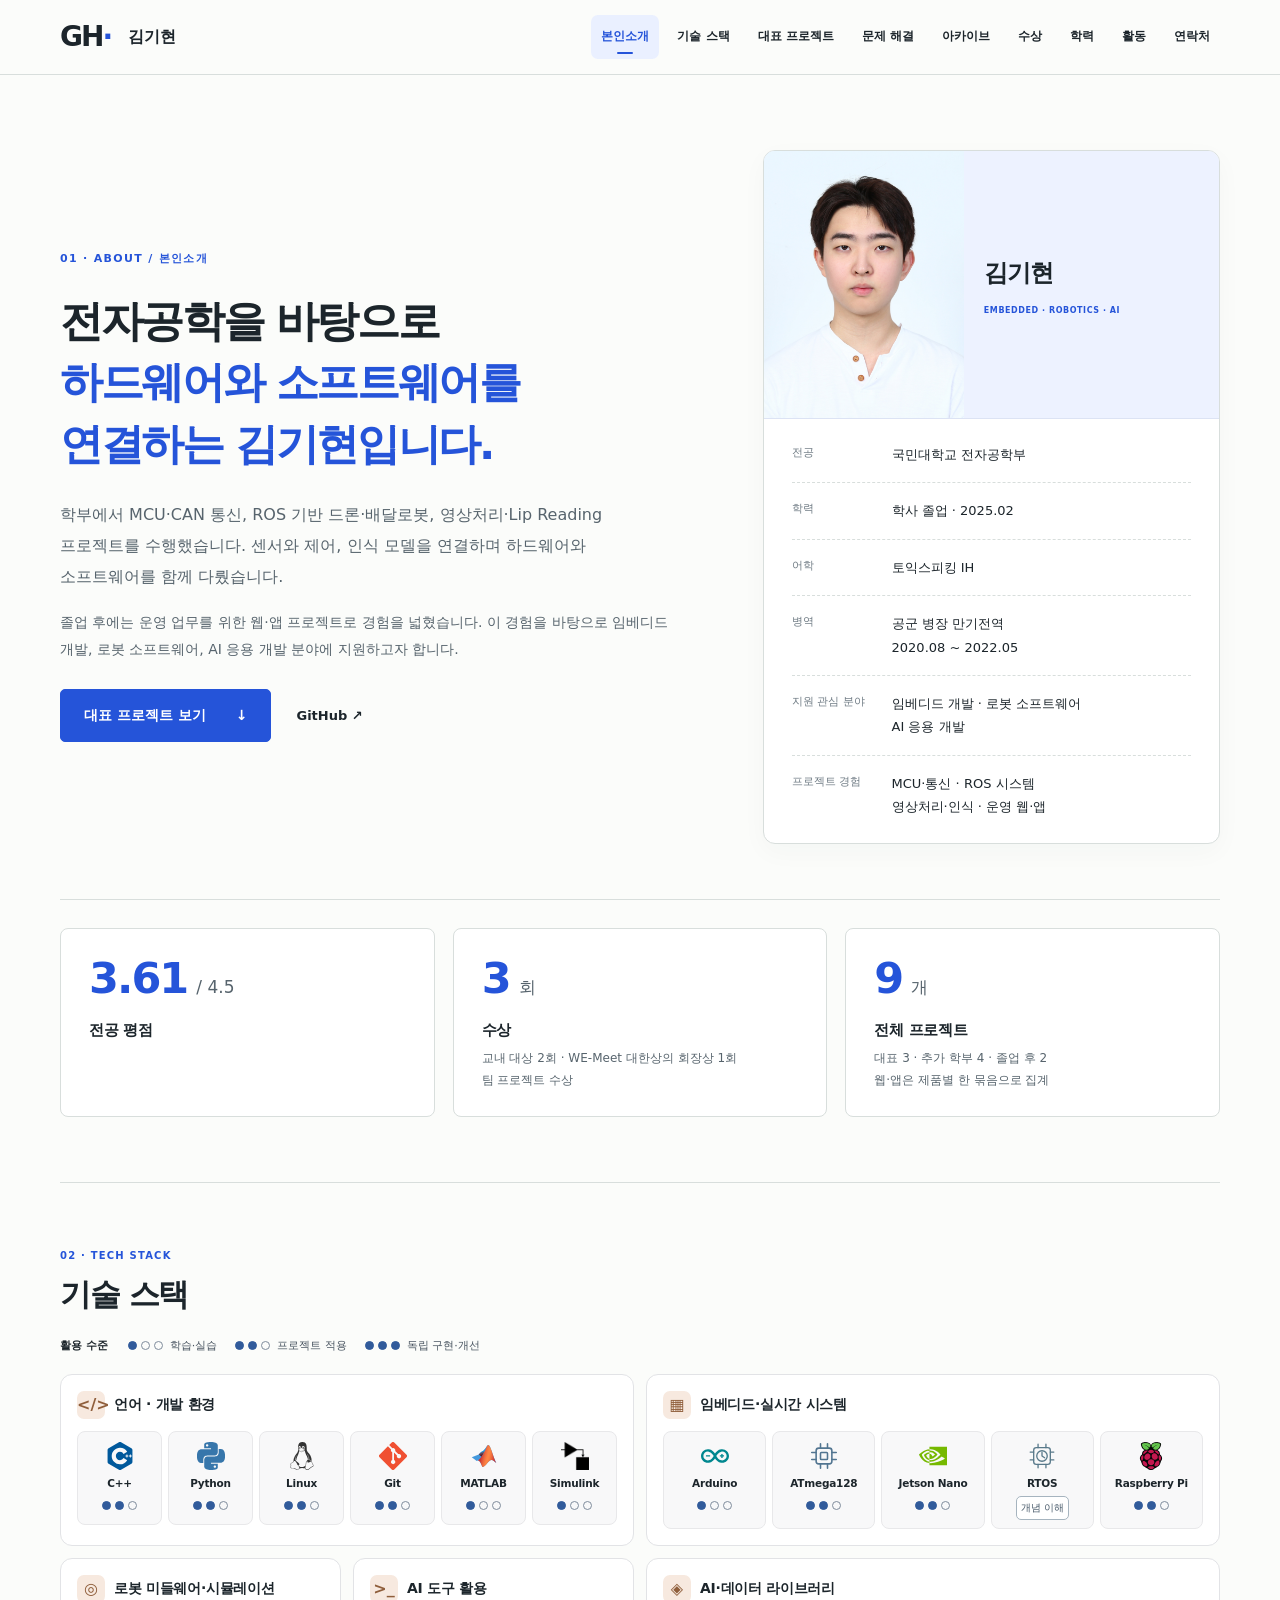
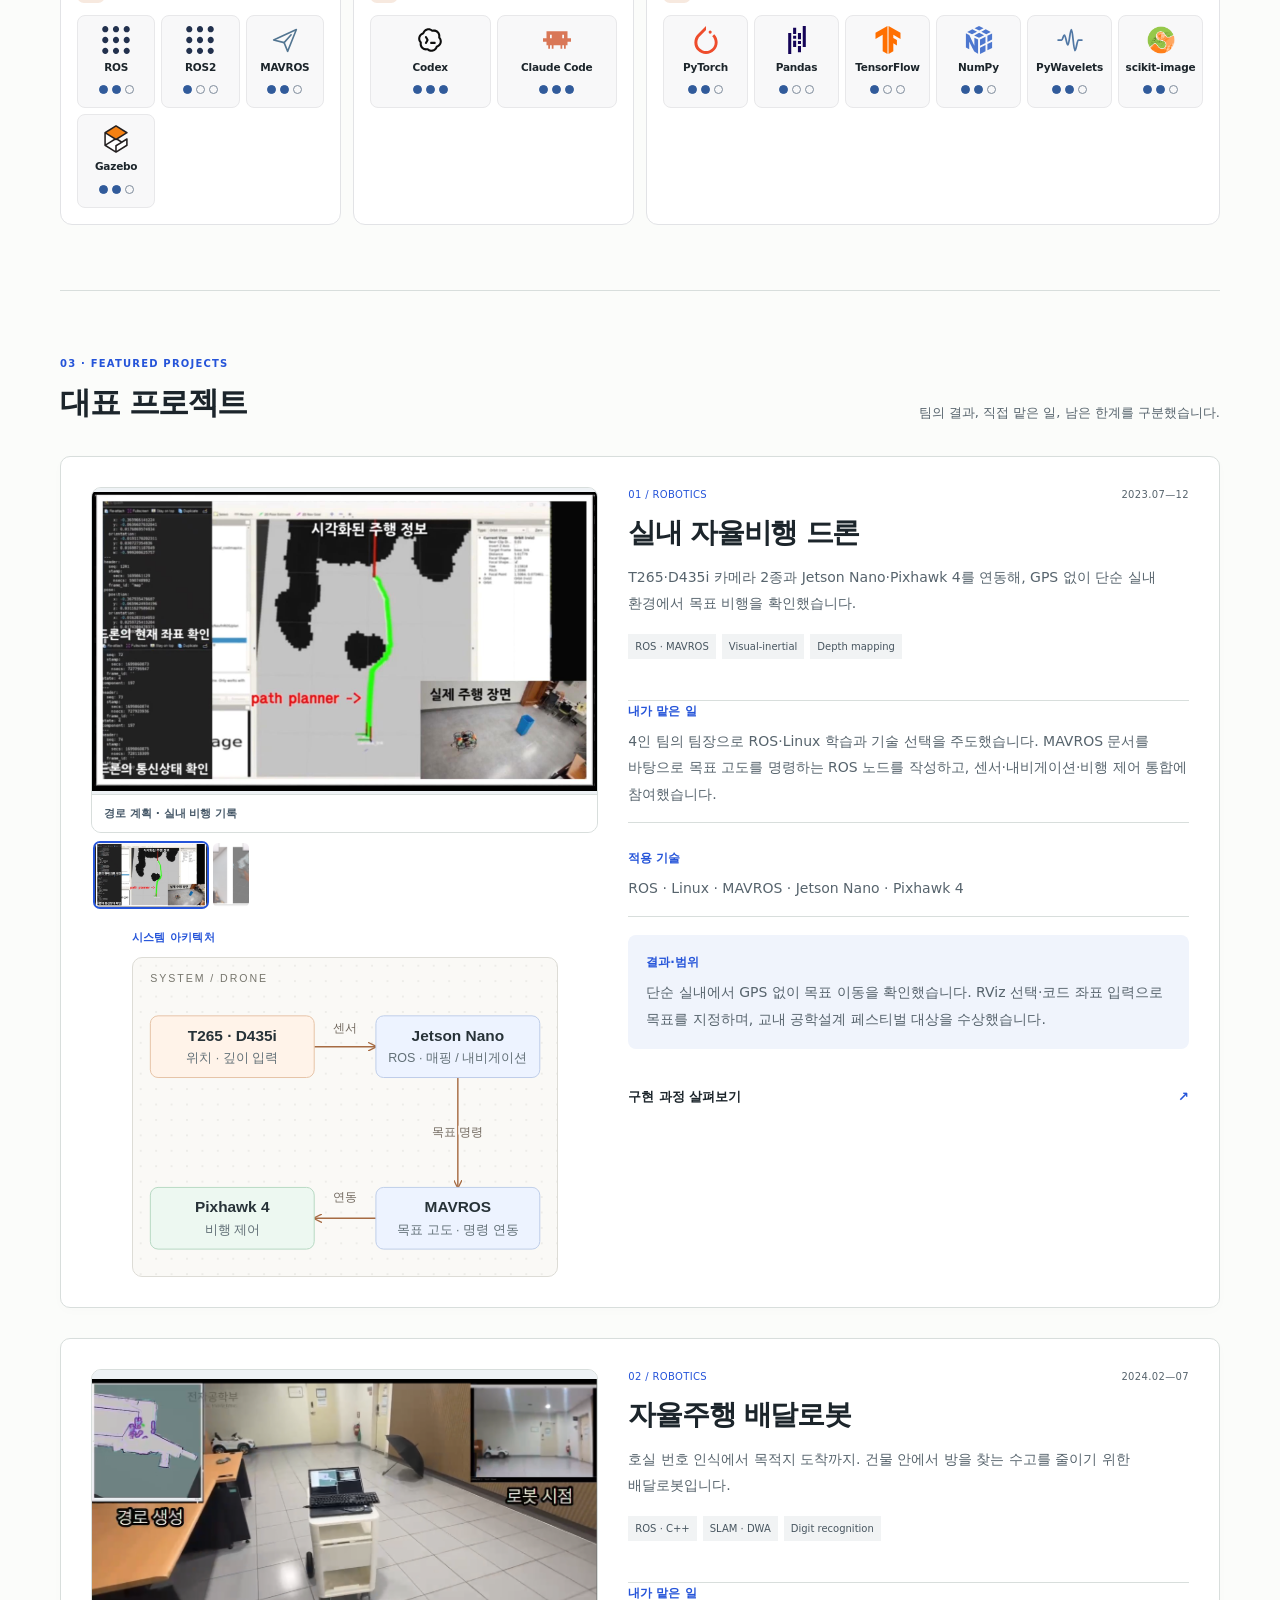
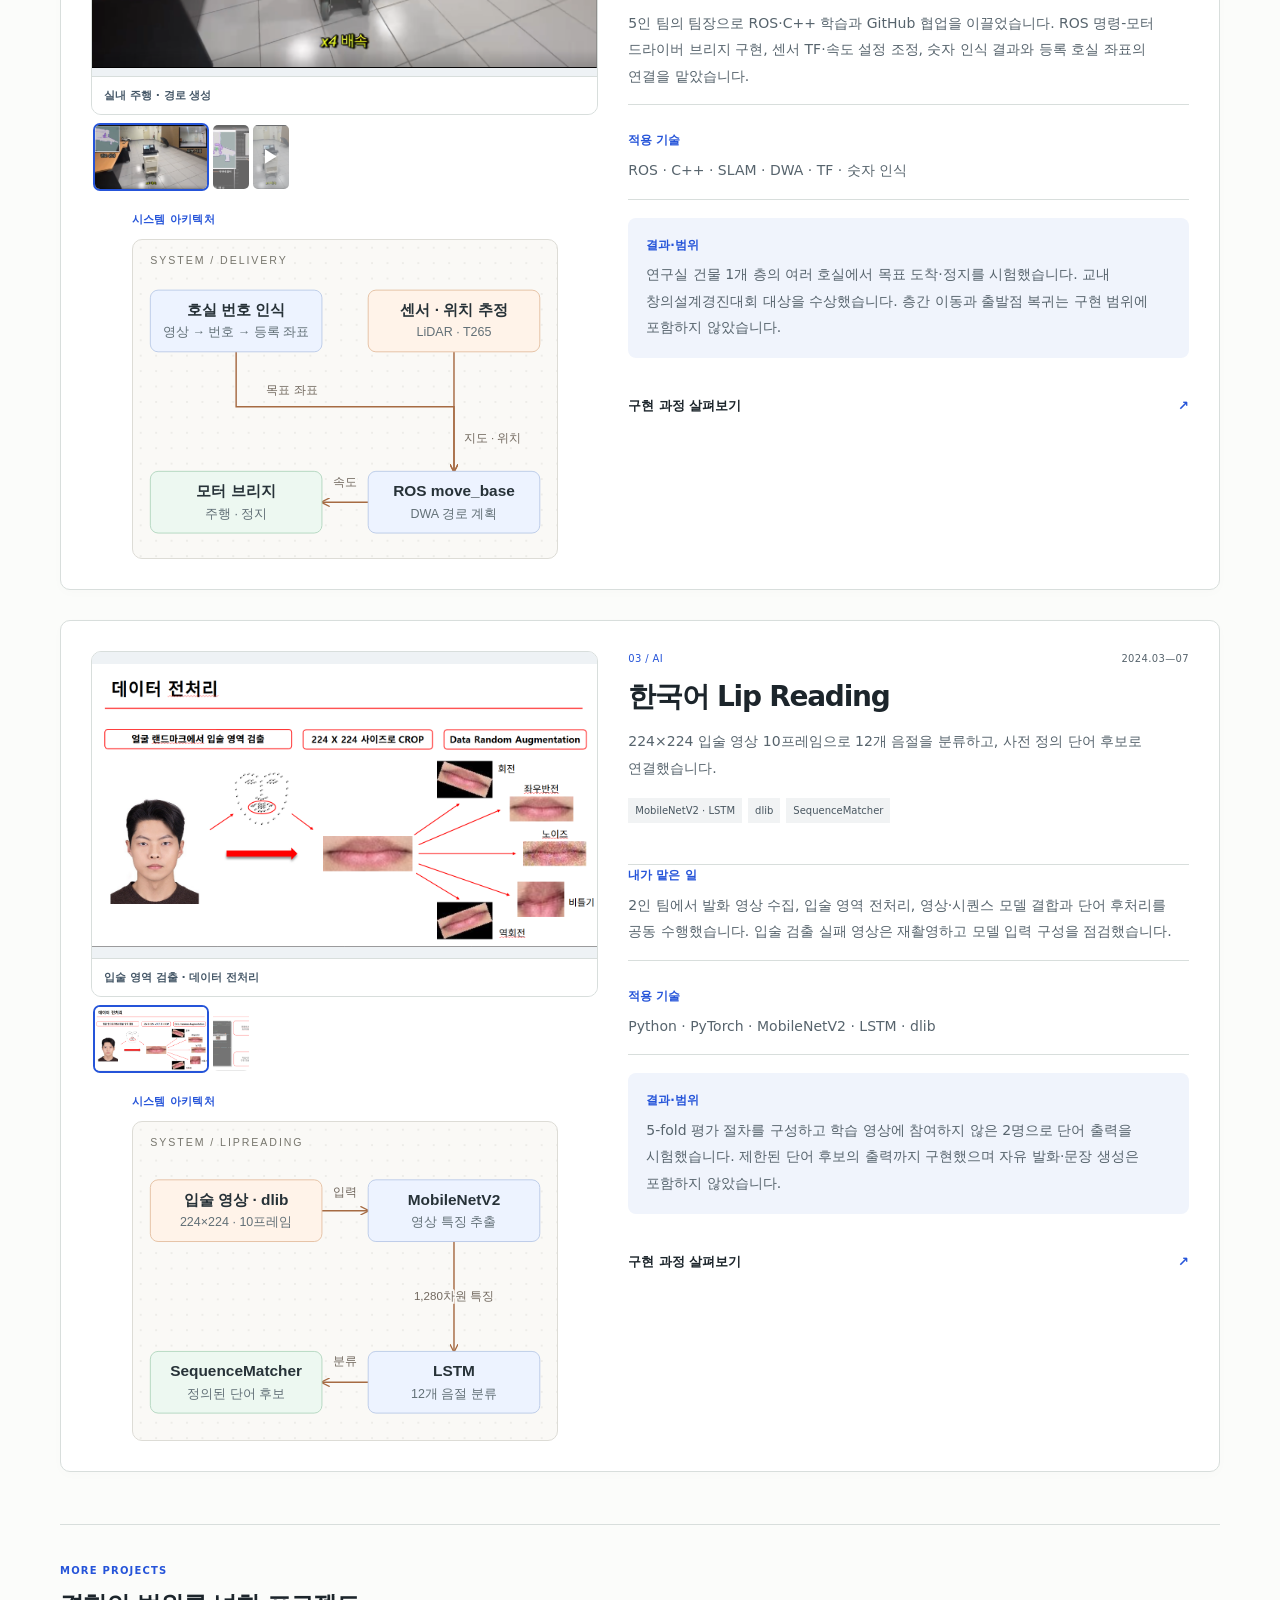
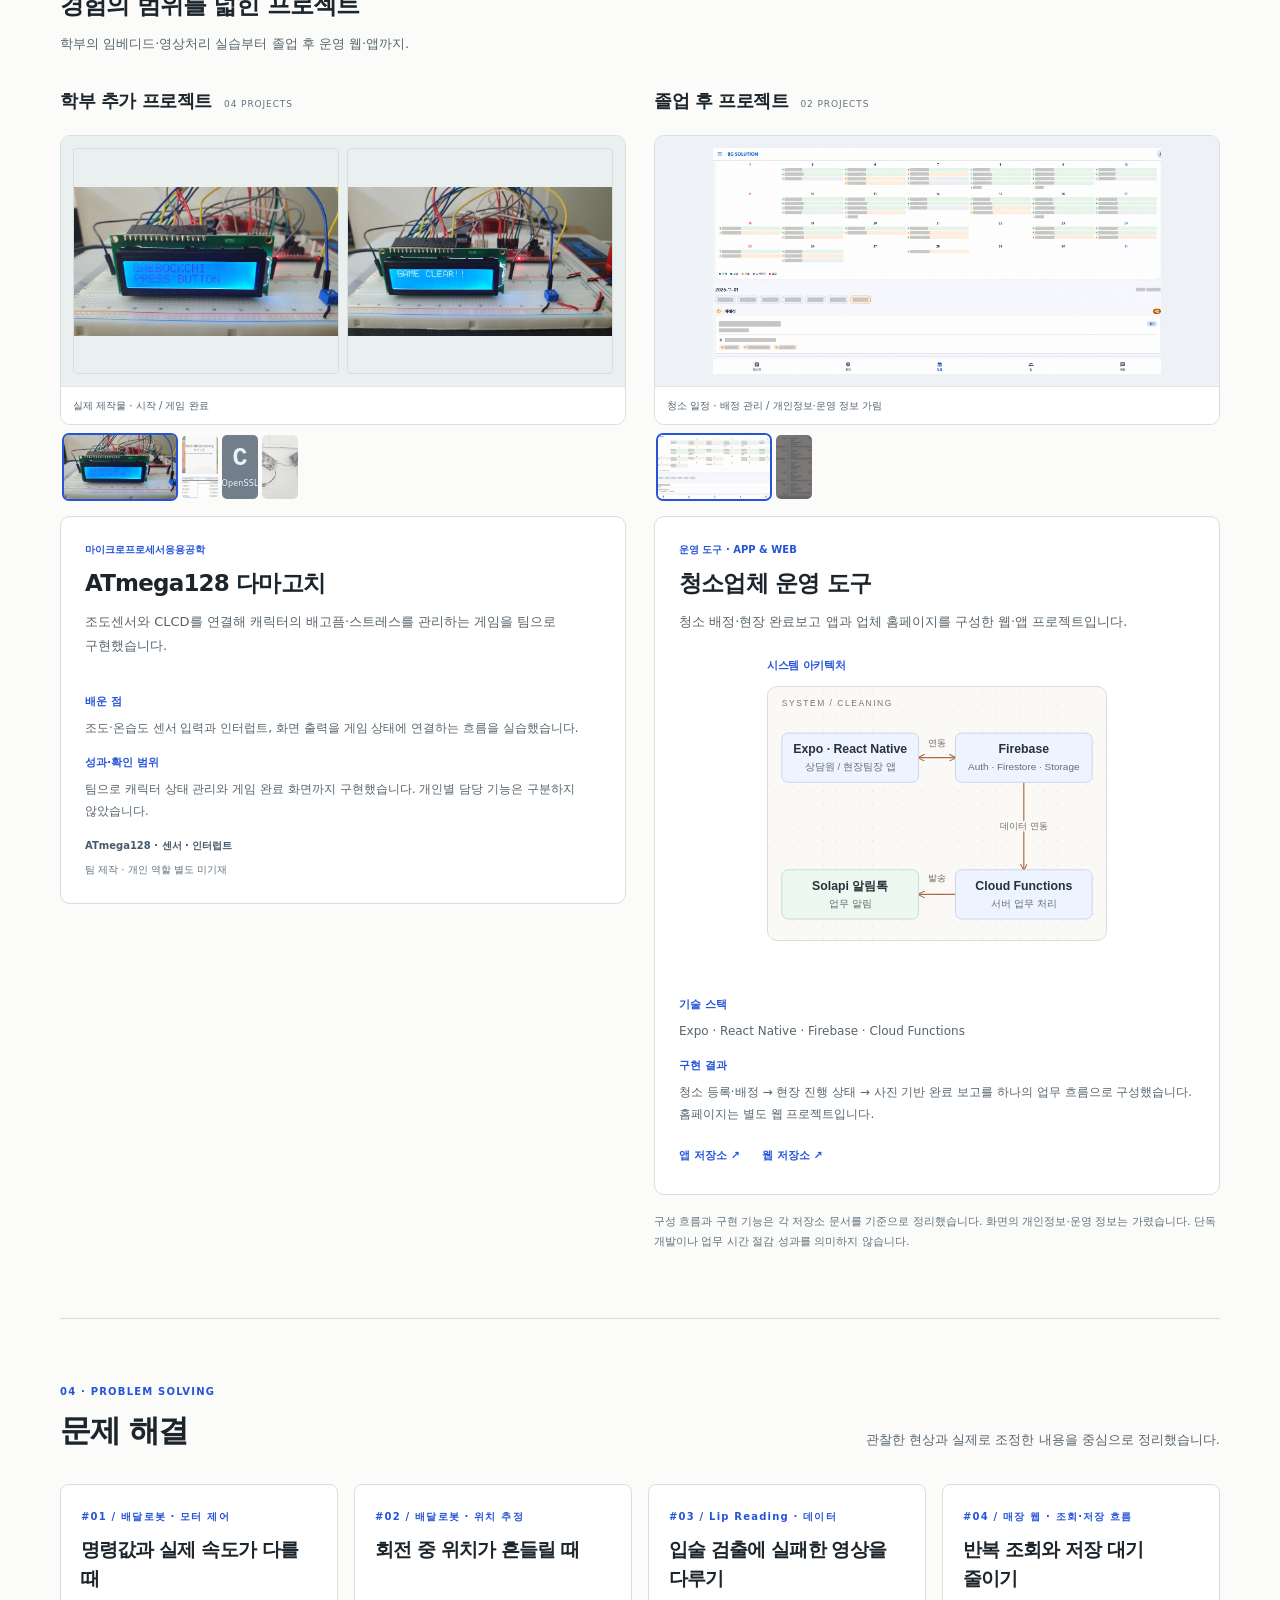
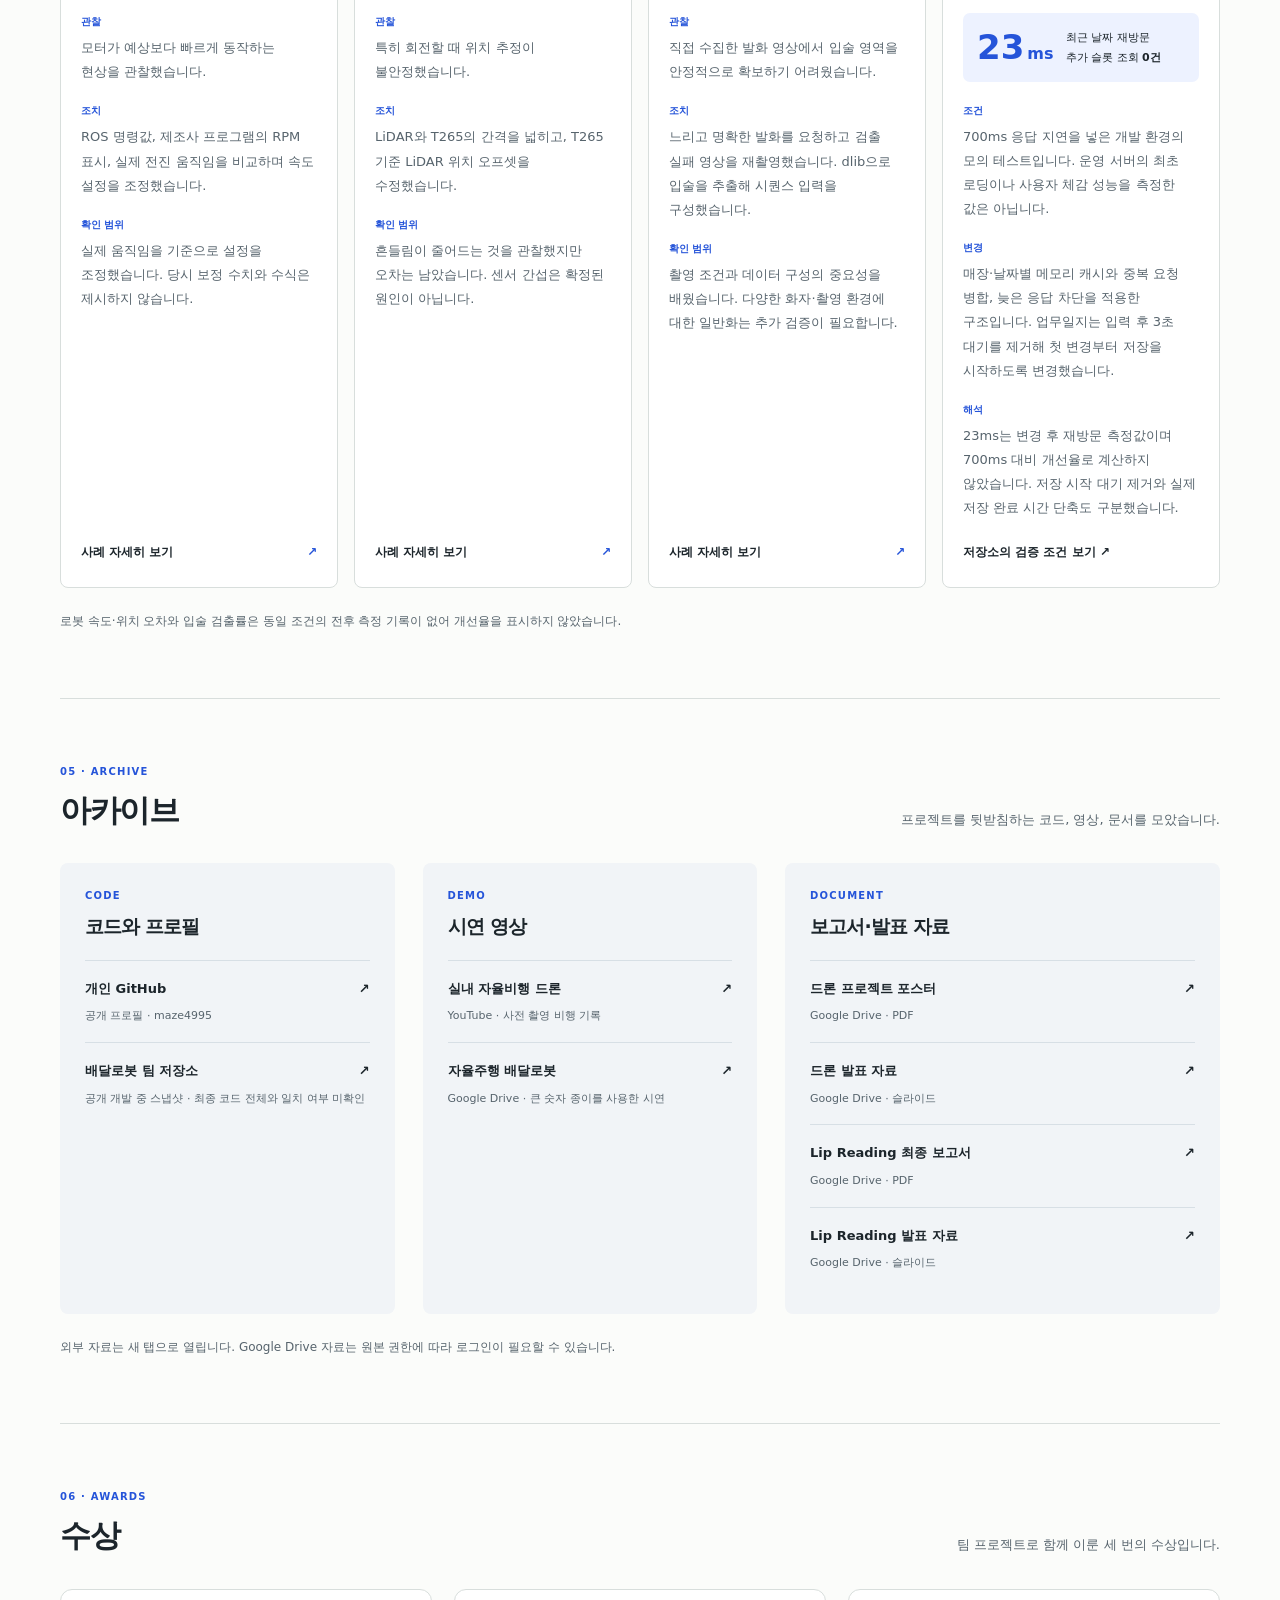
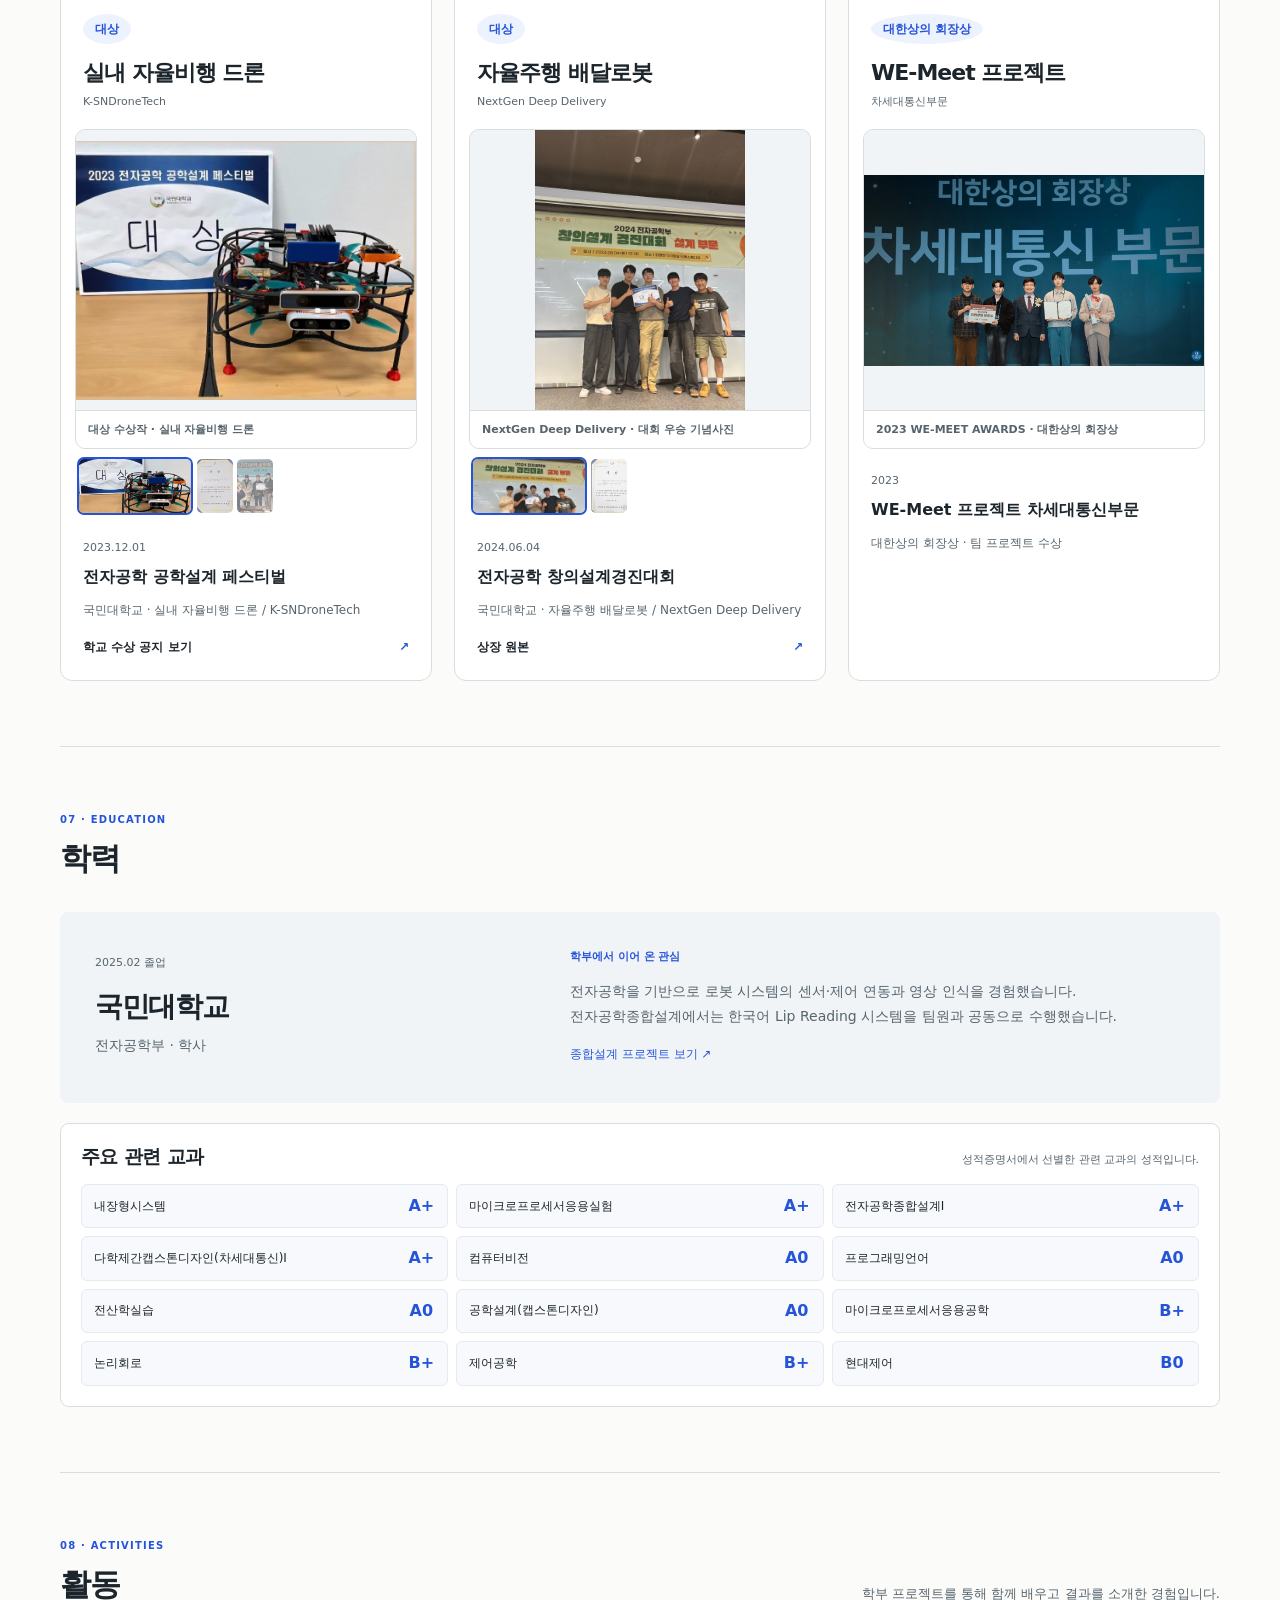
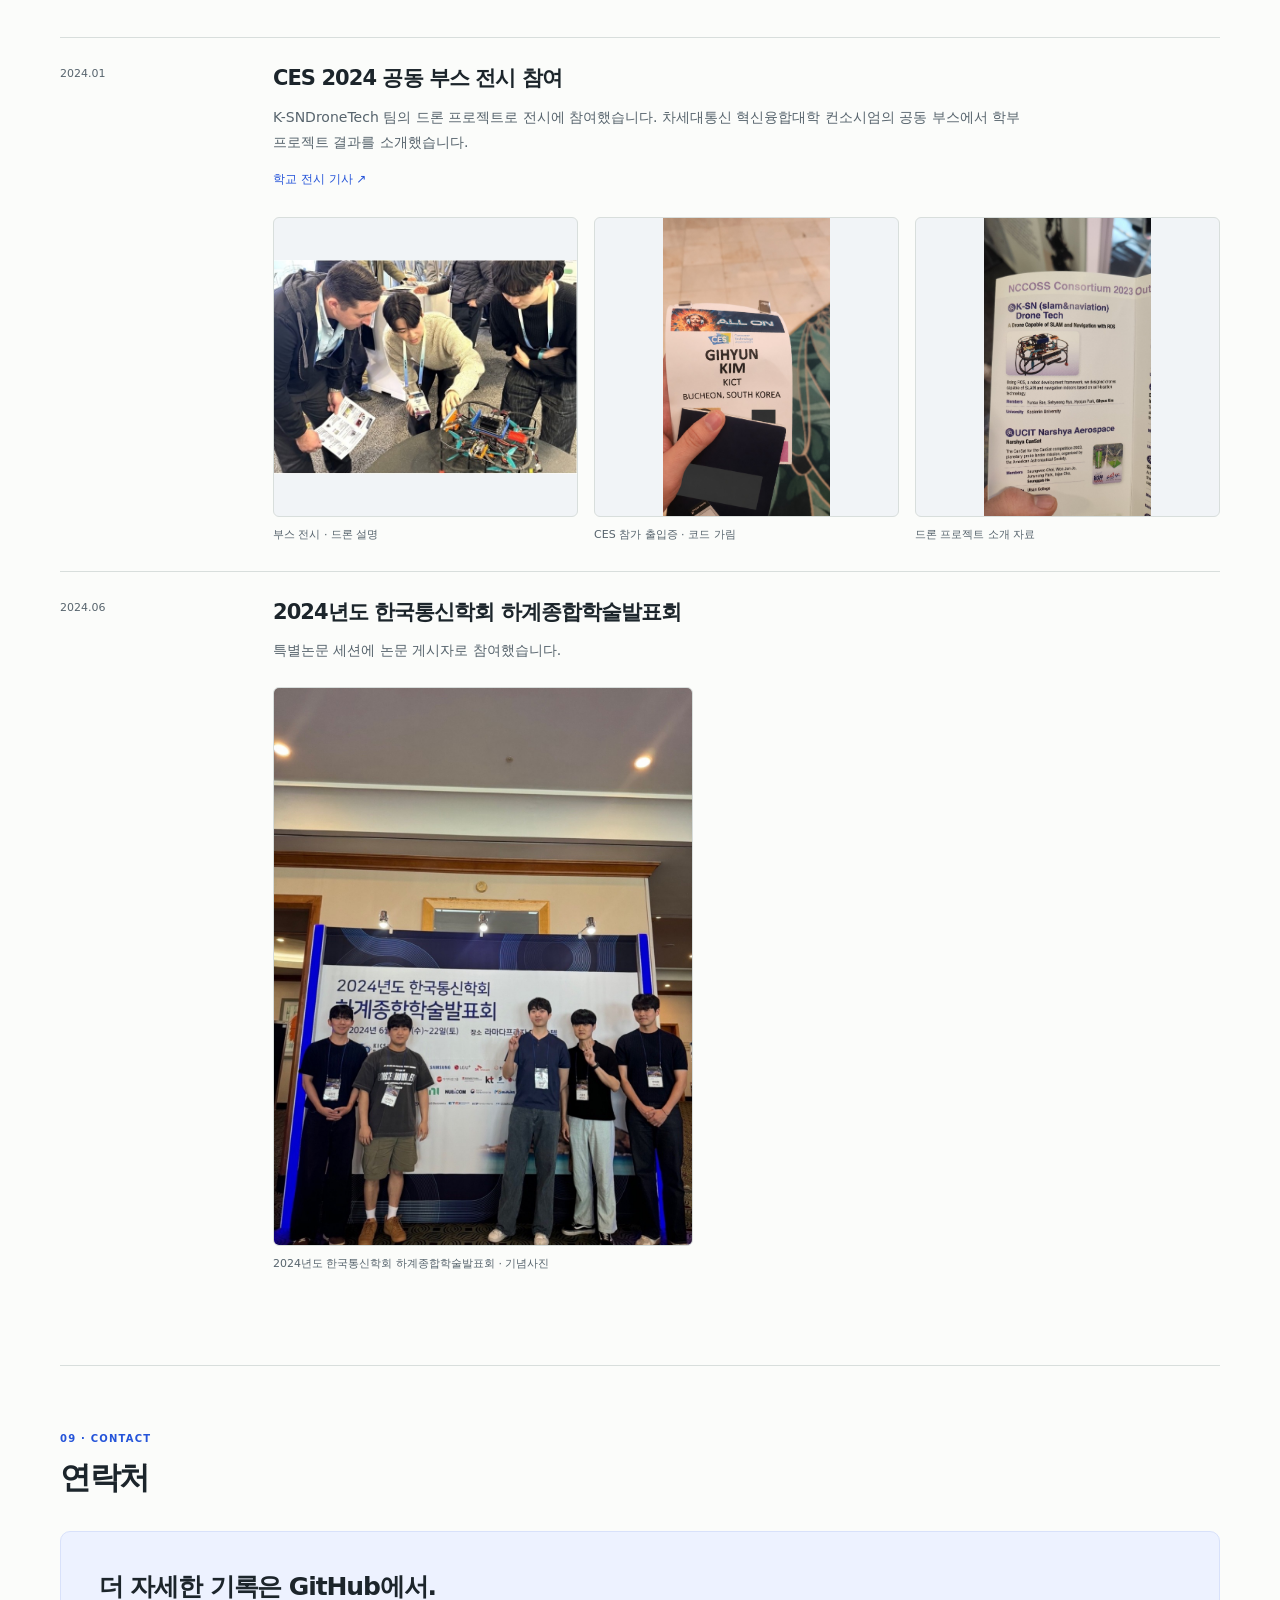
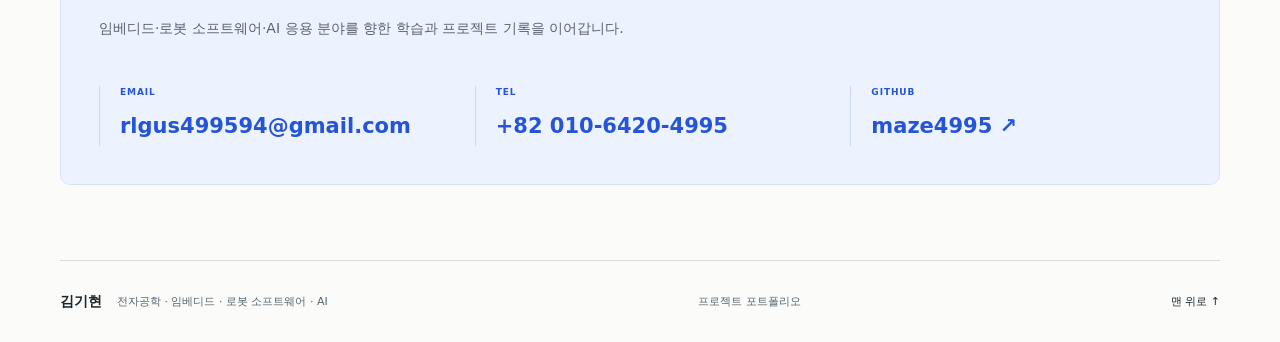
<file: index.html>
<!doctype html>
<html lang="ko"><head><meta charset="utf-8"><meta name="viewport" content="width=device-width,initial-scale=1">
<title>임베디드·로봇 소프트웨어·AI 포트폴리오 | 김기현</title><meta name="description" content="김기현의 전자공학 기반 임베디드·로봇 소프트웨어·AI 프로젝트 경험과 지원 관심 분야. 대표 프로젝트, 학부 및 졸업 후 웹·앱 개발 기록을 소개합니다."><meta name="robots" content="noindex,nofollow"><meta name="theme-color" content="#fbfcfa"><link rel="icon" href="assets/favicon.svg" type="image/svg+xml"><link rel="stylesheet" href="style.css"><link rel="stylesheet" href="portfolio.css?v=kics-activity-20261113"></head>
<body><a class="skip" href="#main">본문으로 건너뛰기</a><header><nav class="nav wrap" aria-label="주 메뉴"><a class="brand" href="#about" aria-label="김기현 포트폴리오 홈"><span class="monogram">GH<span>·</span></span><span>김기현</span></a><div class="desktop-sections"><a href="#about">본인소개</a><a href="#stack">기술 스택</a><a href="#projects">대표 프로젝트</a><a href="#problem-solving">문제 해결</a><a href="#archive">아카이브</a><a href="#awards">수상</a><a href="#education">학력</a><a href="#activities">활동</a><a href="#contact">연락처</a></div><details class="mobile-menu"><summary aria-controls="mobile-sections">섹션 메뉴 <span class="menu-icon" aria-hidden="true"></span></summary><div class="mobile-sections" id="mobile-sections"><a href="#about">본인소개</a><a href="#stack">기술 스택</a><a href="#projects">대표 프로젝트</a><a href="#problem-solving">문제 해결</a><a href="#archive">아카이브</a><a href="#awards">수상</a><a href="#education">학력</a><a href="#activities">활동</a><a href="#contact">연락처</a></div></details></nav></header>
<main id="main">
<section id="about" class="profile-section wrap" aria-labelledby="about-title">
  <div class="profile-intro"><p class="eyebrow">01 · ABOUT / 본인소개</p><h1 id="about-title">전자공학을 바탕으로<br><span>하드웨어와 소프트웨어를<br>연결하는 김기현입니다.</span></h1><p class="lead">학부에서 MCU·CAN 통신, ROS 기반 드론·배달로봇, 영상처리·Lip Reading 프로젝트를 수행했습니다. 센서와 제어, 인식 모델을 연결하며 하드웨어와 소프트웨어를 함께 다뤘습니다.</p><p class="intro-secondary">졸업 후에는 운영 업무를 위한 웹·앱 프로젝트로 경험을 넓혔습니다. 이 경험을 바탕으로 임베디드 개발, 로봇 소프트웨어, AI 응용 개발 분야에 지원하고자 합니다.</p><div class="intro-actions"><a class="button" href="#projects">대표 프로젝트 보기 <span aria-hidden="true">↓</span></a><a href="https://github.com/maze4995" target="_blank" rel="noopener noreferrer">GitHub <span aria-hidden="true">↗</span><span class="sr-only"> (새 탭)</span></a></div></div>
  <aside class="profile-card" aria-label="프로필 요약"><div class="profile-signature"><img class="profile-portrait" src="assets/gihyeon-portrait.jpg" alt="김기현 증명사진" width="750" height="1000" decoding="async"><p>김기현<small>EMBEDDED · ROBOTICS · AI</small></p></div><dl><div><dt>전공</dt><dd>국민대학교 전자공학부</dd></div><div><dt>학력</dt><dd>학사 졸업 · 2025.02</dd></div><div><dt>어학</dt><dd>토익스피킹 IH</dd></div><div><dt>병역</dt><dd>공군 병장 만기전역<br>2020.08 ~ 2022.05</dd></div><div><dt>지원 관심 분야</dt><dd>임베디드 개발 · 로봇 소프트웨어<br>AI 응용 개발</dd></div><div><dt>프로젝트 경험</dt><dd>MCU·통신 · ROS 시스템<br>영상처리·인식 · 운영 웹·앱</dd></div></dl></aside>
  <ul class="profile-highlights achievement-metrics" aria-label="성과 및 프로젝트 요약">
    <li><strong class="metric-value">3.61<small>/ 4.5</small></strong><div class="metric-description"><span class="metric-label">전공 평점</span></div></li>
    <li><strong class="metric-value">3<small>회</small></strong><div class="metric-description"><span class="metric-label">수상</span><p>교내 대상 2회 · WE-Meet 대한상의 회장상 1회<br>팀 프로젝트 수상</p></div></li>
    <li><strong class="metric-value">9<small>개</small></strong><div class="metric-description"><span class="metric-label">전체 프로젝트</span><p>대표 3 · 추가 학부 4 · 졸업 후 2<br>웹·앱은 제품별 한 묶음으로 집계</p></div></li>
  </ul>
</section>
<section id="stack" class="portfolio-section wrap" aria-labelledby="stack-title"><div class="section-heading"><div><p class="eyebrow">02 · TECH STACK</p><h2 id="stack-title">기술 스택</h2></div></div>
<div class="experience-legend" aria-label="활용 수준: 확인된 경험 기준"><strong>활용 수준</strong><span><span class="skill-dots" aria-hidden="true"><i class="filled"></i><i></i><i></i></span><span class="sr-only">1단계: </span>학습·실습</span><span><span class="skill-dots" aria-hidden="true"><i class="filled"></i><i class="filled"></i><i></i></span><span class="sr-only">2단계: </span>프로젝트 적용</span><span><span class="skill-dots" aria-hidden="true"><i class="filled"></i><i class="filled"></i><i class="filled"></i></span><span class="sr-only">3단계: </span>독립 구현·개선</span></div>
<div class="tech-panels">
<article class="tech-panel tech-panel-languages" aria-labelledby="tech-languages"><header><span class="tech-category-mark" aria-hidden="true">&lt;/&gt;</span><h3 id="tech-languages">언어 · 개발 환경</h3></header><ul class="tech-tiles"><li class="tech-tile"><img src="assets/icons/cplusplus.svg" alt="" aria-hidden="true" width="38" height="38"><h4>C++</h4><span class="skill-level" role="img" aria-label="프로젝트 적용: 3단계 중 2단계" title="프로젝트 적용: 3단계 중 2단계"><span class="skill-dots" aria-hidden="true"><i class="filled"></i><i class="filled"></i><i></i></span></span></li><li class="tech-tile"><img src="assets/icons/python.svg" alt="" aria-hidden="true" width="38" height="38"><h4>Python</h4><span class="skill-level" role="img" aria-label="프로젝트 적용: 3단계 중 2단계" title="프로젝트 적용: 3단계 중 2단계"><span class="skill-dots" aria-hidden="true"><i class="filled"></i><i class="filled"></i><i></i></span></span></li><li class="tech-tile"><img src="assets/icons/linux.svg" alt="" aria-hidden="true" width="38" height="38"><h4>Linux</h4><span class="skill-level" role="img" aria-label="프로젝트 적용: 3단계 중 2단계" title="프로젝트 적용: 3단계 중 2단계"><span class="skill-dots" aria-hidden="true"><i class="filled"></i><i class="filled"></i><i></i></span></span></li><li class="tech-tile"><img src="assets/icons/git.svg" alt="" aria-hidden="true" width="38" height="38"><h4>Git</h4><span class="skill-level" role="img" aria-label="프로젝트 적용: 3단계 중 2단계" title="프로젝트 적용: 3단계 중 2단계"><span class="skill-dots" aria-hidden="true"><i class="filled"></i><i class="filled"></i><i></i></span></span></li><li class="tech-tile"><img src="assets/icons/matlab.svg" alt="" aria-hidden="true" width="38" height="38"><h4>MATLAB</h4><span class="skill-level" role="img" aria-label="학습·실습: 3단계 중 1단계" title="학습·실습: 3단계 중 1단계"><span class="skill-dots" aria-hidden="true"><i class="filled"></i><i></i><i></i></span></span></li><li class="tech-tile"><img src="assets/icons/simulink.png" alt="" aria-hidden="true" width="38" height="38"><h4>Simulink</h4><span class="skill-level" role="img" aria-label="학습·실습: 3단계 중 1단계" title="학습·실습: 3단계 중 1단계"><span class="skill-dots" aria-hidden="true"><i class="filled"></i><i></i><i></i></span></span></li></ul></article>
<article class="tech-panel tech-panel-boards" aria-labelledby="tech-boards"><header><span class="tech-category-mark" aria-hidden="true">▦</span><h3 id="tech-boards">임베디드·실시간 시스템</h3></header><ul class="tech-tiles"><li class="tech-tile"><img src="assets/icons/arduino.svg" alt="" aria-hidden="true" width="38" height="38"><h4>Arduino</h4><span class="skill-level" role="img" aria-label="학습·실습: 3단계 중 1단계" title="학습·실습: 3단계 중 1단계"><span class="skill-dots" aria-hidden="true"><i class="filled"></i><i></i><i></i></span></span></li><li class="tech-tile"><img src="assets/icons/chip.svg" alt="" aria-hidden="true" width="38" height="38"><h4>ATmega128</h4><span class="skill-level" role="img" aria-label="프로젝트 적용: 3단계 중 2단계" title="프로젝트 적용: 3단계 중 2단계"><span class="skill-dots" aria-hidden="true"><i class="filled"></i><i class="filled"></i><i></i></span></span></li><li class="tech-tile"><img src="assets/icons/nvidia.svg" alt="" aria-hidden="true" width="38" height="38"><h4>Jetson Nano</h4><span class="skill-level" role="img" aria-label="프로젝트 적용: 3단계 중 2단계" title="프로젝트 적용: 3단계 중 2단계"><span class="skill-dots" aria-hidden="true"><i class="filled"></i><i class="filled"></i><i></i></span></span></li><li class="tech-tile"><img src="assets/icons/rtos.svg" alt="" aria-hidden="true" width="38" height="38"><h4>RTOS</h4><span class="skill-level skill-concept" role="img" aria-label="개념 이해: 실습·프로젝트 활용 단계와 별도 표시" title="개념 이해: 실습·프로젝트 활용 단계와 별도 표시"><span aria-hidden="true">개념 이해</span></span></li><li class="tech-tile"><img src="assets/icons/raspberrypi.svg" alt="" aria-hidden="true" width="38" height="38"><h4>Raspberry Pi</h4><span class="skill-level" role="img" aria-label="프로젝트 적용: 3단계 중 2단계" title="프로젝트 적용: 3단계 중 2단계"><span class="skill-dots" aria-hidden="true"><i class="filled"></i><i class="filled"></i><i></i></span></span></li></ul></article>
<article class="tech-panel tech-panel-robotics" aria-labelledby="tech-robotics"><header><span class="tech-category-mark" aria-hidden="true">◎</span><h3 id="tech-robotics">로봇 미들웨어·시뮬레이션</h3></header><ul class="tech-tiles"><li class="tech-tile"><img src="assets/icons/ros.svg" alt="" aria-hidden="true" width="38" height="38"><h4>ROS</h4><span class="skill-level" role="img" aria-label="프로젝트 적용: 3단계 중 2단계" title="프로젝트 적용: 3단계 중 2단계"><span class="skill-dots" aria-hidden="true"><i class="filled"></i><i class="filled"></i><i></i></span></span></li><li class="tech-tile"><img src="assets/icons/ros.svg" alt="" aria-hidden="true" width="38" height="38"><h4>ROS2</h4><span class="skill-level" role="img" aria-label="학습·실습: 3단계 중 1단계" title="학습·실습: 3단계 중 1단계"><span class="skill-dots" aria-hidden="true"><i class="filled"></i><i></i><i></i></span></span></li><li class="tech-tile"><img src="assets/icons/flight.svg" alt="" aria-hidden="true" width="38" height="38"><h4>MAVROS</h4><span class="skill-level" role="img" aria-label="프로젝트 적용: 3단계 중 2단계" title="프로젝트 적용: 3단계 중 2단계"><span class="skill-dots" aria-hidden="true"><i class="filled"></i><i class="filled"></i><i></i></span></span></li><li class="tech-tile"><img src="assets/icons/gazebo.svg" alt="" aria-hidden="true" width="38" height="38"><h4>Gazebo</h4><span class="skill-level" role="img" aria-label="프로젝트 적용: 3단계 중 2단계" title="프로젝트 적용: 3단계 중 2단계"><span class="skill-dots" aria-hidden="true"><i class="filled"></i><i class="filled"></i><i></i></span></span></li></ul></article>
<article class="tech-panel tech-panel-ai-tools" aria-labelledby="tech-ai-tools" aria-describedby="ai-tool-scope"><header><span class="tech-category-mark" aria-hidden="true">&gt;_</span><h3 id="tech-ai-tools">AI 도구 활용</h3></header><p id="ai-tool-scope" class="sr-only">이 분류의 점은 AI 도구를 활용해 구현하고 개선하는 역량을 뜻하며, AI 도움 없이 수작업으로 코딩하는 능력을 뜻하지 않습니다.</p><ul class="tech-tiles"><li class="tech-tile"><img src="assets/icons/codex.svg" alt="" aria-hidden="true" width="38" height="38"><h4>Codex</h4><span class="skill-level" role="img" aria-label="AI 도구를 활용한 독립 구현·개선: 도구 활용 역량 3단계 중 3단계" title="AI 도구를 활용한 독립 구현·개선: 도구 활용 역량 3단계 중 3단계"><span class="skill-dots" aria-hidden="true"><i class="filled"></i><i class="filled"></i><i class="filled"></i></span></span></li><li class="tech-tile"><img src="assets/icons/claudecode.svg" alt="" aria-hidden="true" width="38" height="38"><h4>Claude Code</h4><span class="skill-level" role="img" aria-label="AI 도구를 활용한 독립 구현·개선: 도구 활용 역량 3단계 중 3단계" title="AI 도구를 활용한 독립 구현·개선: 도구 활용 역량 3단계 중 3단계"><span class="skill-dots" aria-hidden="true"><i class="filled"></i><i class="filled"></i><i class="filled"></i></span></span></li></ul></article>
<article class="tech-panel tech-panel-ai-libraries" aria-labelledby="tech-ai-libraries"><header><span class="tech-category-mark" aria-hidden="true">◈</span><h3 id="tech-ai-libraries">AI·데이터 라이브러리</h3></header><ul class="tech-tiles"><li class="tech-tile"><img src="assets/icons/pytorch.svg" alt="" aria-hidden="true" width="38" height="38"><h4>PyTorch</h4><span class="skill-level" role="img" aria-label="프로젝트 적용: 3단계 중 2단계 · 팀 공동 활용" title="프로젝트 적용: 3단계 중 2단계 · 팀 공동 활용"><span class="skill-dots" aria-hidden="true"><i class="filled"></i><i class="filled"></i><i></i></span></span></li><li class="tech-tile"><img src="assets/icons/pandas.svg" alt="" aria-hidden="true" width="38" height="38"><h4>Pandas</h4><span class="skill-level" role="img" aria-label="학습·실습: 3단계 중 1단계" title="학습·실습: 3단계 중 1단계"><span class="skill-dots" aria-hidden="true"><i class="filled"></i><i></i><i></i></span></span></li><li class="tech-tile"><img src="assets/icons/tensorflow.svg" alt="" aria-hidden="true" width="38" height="38"><h4>TensorFlow</h4><span class="skill-level" role="img" aria-label="학습·실습: 3단계 중 1단계" title="학습·실습: 3단계 중 1단계"><span class="skill-dots" aria-hidden="true"><i class="filled"></i><i></i><i></i></span></span></li><li class="tech-tile"><img src="assets/icons/numpy.svg" alt="" aria-hidden="true" width="38" height="38"><h4>NumPy</h4><span class="skill-level" role="img" aria-label="프로젝트 적용: 3단계 중 2단계 · 영상 디노이징 프로젝트 활용" title="프로젝트 적용: 3단계 중 2단계 · 영상 디노이징 프로젝트 활용"><span class="skill-dots" aria-hidden="true"><i class="filled"></i><i class="filled"></i><i></i></span></span></li><li class="tech-tile"><img src="assets/icons/pywavelets.svg" alt="" aria-hidden="true" width="38" height="38"><h4>PyWavelets</h4><span class="skill-level" role="img" aria-label="프로젝트 적용: 3단계 중 2단계 · 영상 디노이징 프로젝트 활용" title="프로젝트 적용: 3단계 중 2단계 · 영상 디노이징 프로젝트 활용"><span class="skill-dots" aria-hidden="true"><i class="filled"></i><i class="filled"></i><i></i></span></span></li><li class="tech-tile"><img src="assets/icons/scikitimage.png" alt="" aria-hidden="true" width="38" height="38"><h4>scikit-image</h4><span class="skill-level" role="img" aria-label="프로젝트 적용: 3단계 중 2단계 · 영상 디노이징 프로젝트 활용" title="프로젝트 적용: 3단계 중 2단계 · 영상 디노이징 프로젝트 활용"><span class="skill-dots" aria-hidden="true"><i class="filled"></i><i class="filled"></i><i></i></span></span></li></ul></article>
</div></section>
<section id="projects" class="portfolio-section wrap"><div class="section-heading"><div><p class="eyebrow">03 · FEATURED PROJECTS</p><h2>대표 프로젝트</h2></div><p>팀의 결과, 직접 맡은 일, 남은 한계를 구분했습니다.</p></div><div class="project-grid featured-list"><article class="project-card"><div class="project-visuals"><div class="project-slider" role="region" aria-roledescription="캐러셀" aria-label="실내 자율비행 드론 사진"><div class="project-photo-frame"><div class="slider-controls"><button type="button" class="slider-toggle" aria-label="사진 자동 전환 일시정지" aria-controls="project-slides-1"><span class="control-icon icon-pause" aria-hidden="true"></span></button><button type="button" class="slider-prev" aria-label="이전 사진" aria-controls="project-slides-1"><span class="control-icon icon-prev" aria-hidden="true"></span></button><span class="slider-status" aria-live="off">1 / 2</span><button type="button" class="slider-next" aria-label="다음 사진" aria-controls="project-slides-1"><span class="control-icon icon-next" aria-hidden="true"></span></button></div><span class="sr-only slider-announcement" aria-live="polite" aria-atomic="true"></span><div class="project-slides" id="project-slides-1"><a class="project-slide" href="drone.html" aria-label="실내 자율비행 드론 사례 보기 · 사진 1 / 2"><span class="project-image-panel"><img src="assets/drone-flight.png" alt="프로젝트 포스터의 실제 기록: RViz 경로와 장애물 옆을 비행하는 드론" width="1526" height="903" loading="lazy"><span class="project-image-caption">경로 계획 · 실내 비행 기록</span></span></a><a class="project-slide" href="drone.html" aria-label="실내 자율비행 드론 사례 보기 · 사진 2 / 2"><span class="project-image-panel"><img src="assets/drone-mapping.png" alt="실제 연구실 사진과 드론이 생성한 3D 맵을 나란히 비교한 프로젝트 자료" width="339" height="133" loading="lazy"><span class="project-image-caption">실제 연구실 · 3D 매핑</span></span></a></div></div><div class="carousel-thumbnails photo-thumbnails" role="group" aria-label="사진 선택"><button type="button" class="photo-thumbnail" aria-label="사진 1: 경로 계획 · 실내 비행 기록" aria-controls="project-slides-1" aria-current="true"><img src="assets/drone-flight.png" alt="" loading="lazy" draggable="false"></button><button type="button" class="photo-thumbnail" aria-label="사진 2: 실제 연구실 · 3D 매핑" aria-controls="project-slides-1"><img src="assets/drone-mapping.png" alt="" loading="lazy" draggable="false"></button></div></div><div class="system-summary"><h4>시스템 아키텍처</h4><figure class="architecture-diagram" style="margin:0"><svg xmlns="http://www.w3.org/2000/svg" viewBox="0 0 440 330" role="img" aria-labelledby="drone-title drone-desc" style="display:block;width:100%;height:auto;border:1px solid #dddcd6;border-radius:10px;background:#faf9f6"><title id="drone-title">실내 자율비행 드론 구성도</title><desc id="drone-desc">T265와 D435i 센서 입력이 Jetson Nano의 ROS 매핑과 내비게이션으로 전달됩니다. 목표 명령은 MAVROS를 거쳐 Pixhawk 4 비행 제어기로 전달됩니다.</desc><defs><pattern id="drone-dots" width="16" height="16" patternUnits="userSpaceOnUse"><circle cx="8" cy="8" r=".7" fill="#d6d5ce"/></pattern><marker id="drone-arrow" viewBox="0 0 10 10" refX="9" refY="5" markerWidth="6" markerHeight="6" orient="auto-start-reverse"><path d="M 0 0 L 10 5 L 0 10" fill="none" stroke="#a66b43" stroke-width="1.5"/></marker></defs><rect width="440" height="330" fill="url(#drone-dots)"/><text x="18" y="25" font-family="sans-serif" font-size="11" letter-spacing="2" fill="#77766d">SYSTEM / DRONE</text><path d="M188 92H252" fill="none" stroke="#a66b43" stroke-width="1.5" marker-end="url(#drone-arrow)"/><text x="220" y="77" text-anchor="middle" font-family="sans-serif" font-size="12" fill="#71685e" stroke="#faf9f6" stroke-width="4" paint-order="stroke">센서</text><path d="M337 124V238" fill="none" stroke="#a66b43" stroke-width="1.5" marker-end="url(#drone-arrow)"/><text x="337" y="185" text-anchor="middle" font-family="sans-serif" font-size="12" fill="#71685e" stroke="#faf9f6" stroke-width="4" paint-order="stroke">목표 명령</text><path d="M252 270H188" fill="none" stroke="#a66b43" stroke-width="1.5" marker-end="url(#drone-arrow)"/><text x="220" y="252" text-anchor="middle" font-family="sans-serif" font-size="12" fill="#71685e" stroke="#faf9f6" stroke-width="4" paint-order="stroke">연동</text><rect x="18" y="60" width="170" height="64" rx="8" fill="#fff3e9" stroke="#e5c2a5"/><text x="103" y="86" text-anchor="middle" font-family="sans-serif" font-size="16" font-weight="700" fill="#273238">T265 · D435i</text><text x="103" y="108" text-anchor="middle" font-family="sans-serif" font-size="13" fill="#627077">위치 · 깊이 입력</text><rect x="252" y="60" width="170" height="64" rx="8" fill="#edf3ff" stroke="#bdcce9"/><text x="337" y="86" text-anchor="middle" font-family="sans-serif" font-size="16" font-weight="700" fill="#273238">Jetson Nano</text><text x="337" y="108" text-anchor="middle" font-family="sans-serif" font-size="13" fill="#627077">ROS · 매핑 / 내비게이션</text><rect x="252" y="238" width="170" height="64" rx="8" fill="#edf3ff" stroke="#bdcce9"/><text x="337" y="264" text-anchor="middle" font-family="sans-serif" font-size="16" font-weight="700" fill="#273238">MAVROS</text><text x="337" y="286" text-anchor="middle" font-family="sans-serif" font-size="13" fill="#627077">목표 고도 · 명령 연동</text><rect x="18" y="238" width="170" height="64" rx="8" fill="#edf8f1" stroke="#b5d8c1"/><text x="103" y="264" text-anchor="middle" font-family="sans-serif" font-size="16" font-weight="700" fill="#273238">Pixhawk 4</text><text x="103" y="286" text-anchor="middle" font-family="sans-serif" font-size="13" fill="#627077">비행 제어</text></svg></figure></div></div><div class="card-content"><div class="meta"><span>01 / ROBOTICS</span><time>2023.07—12</time></div><h3><a href="drone.html">실내 자율비행 드론</a></h3><p>T265·D435i 카메라 2종과 Jetson Nano·Pixhawk 4를 연동해, GPS 없이 단순 실내 환경에서 목표 비행을 확인했습니다.</p><ul class="tags"><li>ROS · MAVROS</li><li>Visual-inertial</li><li>Depth mapping</li></ul><dl class="card-facts expanded-facts"><div><dt>내가 맡은 일</dt><dd>4인 팀의 팀장으로 ROS·Linux 학습과 기술 선택을 주도했습니다. MAVROS 문서를 바탕으로 목표 고도를 명령하는 ROS 노드를 작성하고, 센서·내비게이션·비행 제어 통합에 참여했습니다.</dd></div><div><dt>적용 기술</dt><dd>ROS · Linux · MAVROS · Jetson Nano · Pixhawk 4</dd></div><div><dt>결과·범위</dt><dd>단순 실내에서 GPS 없이 목표 이동을 확인했습니다. RViz 선택·코드 좌표 입력으로 목표를 지정하며, 교내 공학설계 페스티벌 대상을 수상했습니다.</dd></div></dl><a class="text-link" href="drone.html">구현 과정 살펴보기 <span aria-hidden="true">↗</span></a></div></article><article class="project-card"><div class="project-visuals"><div class="project-slider" id="delivery-project-gallery" role="region" aria-roledescription="캐러셀" aria-label="자율주행 배달로봇 사진과 시연영상"><div class="project-photo-frame"><div class="slider-controls"><button type="button" class="slider-toggle" aria-label="사진 자동 전환 일시정지" aria-controls="project-slides-2"><span class="control-icon icon-pause" aria-hidden="true"></span></button><button type="button" class="slider-prev" aria-label="이전 슬라이드" aria-controls="project-slides-2"><span class="control-icon icon-prev" aria-hidden="true"></span></button><span class="slider-status" aria-live="off">1 / 3</span><button type="button" class="slider-next" aria-label="다음 슬라이드" aria-controls="project-slides-2"><span class="control-icon icon-next" aria-hidden="true"></span></button></div><span class="sr-only slider-announcement" aria-live="polite" aria-atomic="true"></span><div class="project-slides" id="project-slides-2"><a class="project-slide" href="delivery.html" aria-label="자율주행 배달로봇 사례 보기 · 슬라이드 1 / 3"><span class="project-image-panel"><img src="assets/delivery-driving.png" alt="복도에서 이동하는 배달로봇과 생성 경로·로봇 시점을 함께 보여주는 주행 시연 화면" width="1078" height="617" loading="lazy"><span class="project-image-caption">실내 주행 · 경로 생성</span></span></a><a class="project-slide" href="delivery.html" aria-label="자율주행 배달로봇 사례 보기 · 슬라이드 2 / 3"><span class="project-image-panel"><img src="assets/delivery-perception.png" alt="라이다 기반 지도와 카메라의 506-2 호실 번호 인식을 나란히 보여주는 프로젝트 시연 화면" width="1020" height="633" loading="lazy"><span class="project-image-caption">라이다 지도 · 호실 번호 인식</span></span></a><div class="project-slide video-slide" role="group" tabindex="-1" aria-label="배달로봇 무음 시연영상 · 슬라이드 3 / 3">
<div class="project-image-panel"><div class="video-stage featured-video-stage">
<video controls playsinline preload="none" poster="assets/delivery-driving.png" width="1280" height="720" tabindex="0" aria-label="자율주행 배달로봇 무음 시연영상" aria-describedby="delivery-video-description"><source src="assets/evidence/delivery-demo.mp4?v=no-audio-20261111" type="video/mp4">이 브라우저에서는 동영상을 재생할 수 없습니다. <a href="assets/evidence/delivery-demo.mp4?v=no-audio-20261111">MP4 영상 열기</a></video>
<button type="button" class="video-start" aria-label="자율주행 배달로봇 시연영상 재생"><span aria-hidden="true">▶</span><span data-video-start-label>시연영상 재생 · 2:51</span></button>
</div><div class="project-image-caption" id="delivery-video-description">배달로봇 시연영상 · 2분 51초 · 오디오 없음<span class="video-description">큰 숫자를 쓴 종이로 호실 인식·자율 이동 시연</span><a href="assets/evidence/delivery-demo.mp4?v=no-audio-20261111" target="_blank" rel="noopener noreferrer">무음 영상 크게 보기 ↗<span class="sr-only"> (새 탭)</span></a><span class="video-error" role="status" hidden>재생하지 못했습니다. 영상 원본 보기를 이용해 주세요.</span></div></div>
</div>
</div></div><div class="carousel-thumbnails photo-thumbnails" role="group" aria-label="사진과 시연영상 선택"><button type="button" class="photo-thumbnail" aria-label="사진 1: 실내 주행 · 경로 생성" aria-controls="project-slides-2" aria-current="true"><img src="assets/delivery-driving.png" alt="" loading="lazy" draggable="false"></button><button type="button" class="photo-thumbnail" aria-label="사진 2: 라이다 지도 · 호실 번호 인식" aria-controls="project-slides-2"><img src="assets/delivery-perception.png" alt="" loading="lazy" draggable="false"></button><button type="button" class="photo-thumbnail video-thumbnail" aria-label="슬라이드 3: 배달로봇 무음 시연영상" aria-controls="project-slides-2"><img src="assets/delivery-driving.png" alt="" loading="lazy" draggable="false"><span aria-hidden="true">▶</span></button></div></div><div class="system-summary"><h4>시스템 아키텍처</h4><figure class="architecture-diagram" style="margin:0"><svg xmlns="http://www.w3.org/2000/svg" viewBox="0 0 440 330" role="img" aria-labelledby="delivery-title delivery-desc" style="display:block;width:100%;height:auto;border:1px solid #dddcd6;border-radius:10px;background:#faf9f6"><title id="delivery-title">자율주행 배달로봇 구성도</title><desc id="delivery-desc">호실 영상 인식 결과를 등록 좌표에 매핑하여 ROS move_base에 목표를 전달합니다. LiDAR와 T265 기반 지도와 위치를 활용하고 DWA 경로 계획의 속도 명령을 모터 브리지로 전달합니다.</desc><defs><pattern id="delivery-dots" width="16" height="16" patternUnits="userSpaceOnUse"><circle cx="8" cy="8" r=".7" fill="#d6d5ce"/></pattern><marker id="delivery-arrow" viewBox="0 0 10 10" refX="9" refY="5" markerWidth="6" markerHeight="6" orient="auto-start-reverse"><path d="M 0 0 L 10 5 L 0 10" fill="none" stroke="#a66b43" stroke-width="1.5"/></marker></defs><rect width="440" height="330" fill="url(#delivery-dots)"/><text x="18" y="25" font-family="sans-serif" font-size="11" letter-spacing="2" fill="#77766d">SYSTEM / DELIVERY</text><path d="M107 116V173H333V240" fill="none" stroke="#a66b43" stroke-width="1.5" marker-end="url(#delivery-arrow)"/><text x="165" y="160" text-anchor="middle" font-family="sans-serif" font-size="12" fill="#71685e" stroke="#faf9f6" stroke-width="4" paint-order="stroke">목표 좌표</text><path d="M333 116V240" fill="none" stroke="#a66b43" stroke-width="1.5" marker-end="url(#delivery-arrow)"/><text x="373" y="210" text-anchor="middle" font-family="sans-serif" font-size="12" fill="#71685e" stroke="#faf9f6" stroke-width="4" paint-order="stroke">지도 · 위치</text><path d="M244 272H196" fill="none" stroke="#a66b43" stroke-width="1.5" marker-end="url(#delivery-arrow)"/><text x="220" y="255" text-anchor="middle" font-family="sans-serif" font-size="12" fill="#71685e" stroke="#faf9f6" stroke-width="4" paint-order="stroke">속도</text><rect x="18" y="52" width="178" height="64" rx="8" fill="#edf3ff" stroke="#bdcce9"/><text x="107" y="78" text-anchor="middle" font-family="sans-serif" font-size="16" font-weight="700" fill="#273238">호실 번호 인식</text><text x="107" y="100" text-anchor="middle" font-family="sans-serif" font-size="13" fill="#627077">영상 → 번호 → 등록 좌표</text><rect x="244" y="52" width="178" height="64" rx="8" fill="#fff3e9" stroke="#e5c2a5"/><text x="333" y="78" text-anchor="middle" font-family="sans-serif" font-size="16" font-weight="700" fill="#273238">센서 · 위치 추정</text><text x="333" y="100" text-anchor="middle" font-family="sans-serif" font-size="13" fill="#627077">LiDAR · T265</text><rect x="244" y="240" width="178" height="64" rx="8" fill="#edf3ff" stroke="#bdcce9"/><text x="333" y="266" text-anchor="middle" font-family="sans-serif" font-size="16" font-weight="700" fill="#273238">ROS move_base</text><text x="333" y="288" text-anchor="middle" font-family="sans-serif" font-size="13" fill="#627077">DWA 경로 계획</text><rect x="18" y="240" width="178" height="64" rx="8" fill="#edf8f1" stroke="#b5d8c1"/><text x="107" y="266" text-anchor="middle" font-family="sans-serif" font-size="16" font-weight="700" fill="#273238">모터 브리지</text><text x="107" y="288" text-anchor="middle" font-family="sans-serif" font-size="13" fill="#627077">주행 · 정지</text></svg></figure></div></div><div class="card-content"><div class="meta"><span>02 / ROBOTICS</span><time>2024.02—07</time></div><h3><a href="delivery.html">자율주행 배달로봇</a></h3><p>호실 번호 인식에서 목적지 도착까지. 건물 안에서 방을 찾는 수고를 줄이기 위한 배달로봇입니다.</p><ul class="tags"><li>ROS · C++</li><li>SLAM · DWA</li><li>Digit recognition</li></ul><dl class="card-facts expanded-facts"><div><dt>내가 맡은 일</dt><dd>5인 팀의 팀장으로 ROS·C++ 학습과 GitHub 협업을 이끌었습니다. ROS 명령-모터 드라이버 브리지 구현, 센서 TF·속도 설정 조정, 숫자 인식 결과와 등록 호실 좌표의 연결을 맡았습니다.</dd></div><div><dt>적용 기술</dt><dd>ROS · C++ · SLAM · DWA · TF · 숫자 인식</dd></div><div><dt>결과·범위</dt><dd>연구실 건물 1개 층의 여러 호실에서 목표 도착·정지를 시험했습니다. 교내 창의설계경진대회 대상을 수상했습니다. 층간 이동과 출발점 복귀는 구현 범위에 포함하지 않았습니다.</dd></div></dl><a class="text-link" href="delivery.html">구현 과정 살펴보기 <span aria-hidden="true">↗</span></a></div></article><article class="project-card"><div class="project-visuals"><div class="project-slider" role="region" aria-roledescription="캐러셀" aria-label="한국어 Lip Reading 사진"><div class="project-photo-frame"><div class="slider-controls"><button type="button" class="slider-toggle" aria-label="사진 자동 전환 일시정지" aria-controls="project-slides-3"><span class="control-icon icon-pause" aria-hidden="true"></span></button><button type="button" class="slider-prev" aria-label="이전 사진" aria-controls="project-slides-3"><span class="control-icon icon-prev" aria-hidden="true"></span></button><span class="slider-status" aria-live="off">1 / 2</span><button type="button" class="slider-next" aria-label="다음 사진" aria-controls="project-slides-3"><span class="control-icon icon-next" aria-hidden="true"></span></button></div><span class="sr-only slider-announcement" aria-live="polite" aria-atomic="true"></span><div class="project-slides" id="project-slides-3"><a class="project-slide" href="lipreading.html" aria-label="한국어 Lip Reading 사례 보기 · 사진 1 / 2"><span class="project-image-panel"><img src="assets/lipreading-preprocessing.png" alt="얼굴 랜드마크에서 입술을 검출하고 224×224로 자른 뒤 회전·좌우 반전·노이즈 등으로 증강하는 데이터 전처리 자료" width="1338" height="750" loading="lazy"><span class="project-image-caption">입술 영역 검출 · 데이터 전처리</span></span></a><a class="project-slide" href="lipreading.html" aria-label="한국어 Lip Reading 사례 보기 · 사진 2 / 2"><span class="project-image-panel"><img src="assets/lipreading-results.png" alt="웹캠에서 입술 영역을 잘라 예측 단어를 출력하는 시연 화면과 원본 발표의 결과 설명" width="1335" height="751" loading="lazy"><span class="project-image-caption">실시간 시연 · 원본 결과 자료</span></span></a></div></div><div class="carousel-thumbnails photo-thumbnails" role="group" aria-label="사진 선택"><button type="button" class="photo-thumbnail" aria-label="사진 1: 입술 영역 검출 · 데이터 전처리" aria-controls="project-slides-3" aria-current="true"><img src="assets/lipreading-preprocessing.png" alt="" loading="lazy" draggable="false"></button><button type="button" class="photo-thumbnail" aria-label="사진 2: 실시간 시연 · 원본 결과 자료" aria-controls="project-slides-3"><img src="assets/lipreading-results.png" alt="" loading="lazy" draggable="false"></button></div></div><div class="system-summary"><h4>시스템 아키텍처</h4><figure class="architecture-diagram" style="margin:0"><svg xmlns="http://www.w3.org/2000/svg" viewBox="0 0 440 330" role="img" aria-labelledby="lipreading-title lipreading-desc" style="display:block;width:100%;height:auto;border:1px solid #dddcd6;border-radius:10px;background:#faf9f6"><title id="lipreading-title">한국어 립리딩 모델 구성도</title><desc id="lipreading-desc">dlib으로 추출한 224 곱하기 224 입술 영역 10프레임을 MobileNetV2에 입력합니다. 1280차원 특징을 LSTM으로 12개 음절로 분류하고 SequenceMatcher로 정의된 단어 후보와 연결합니다.</desc><defs><pattern id="lipreading-dots" width="16" height="16" patternUnits="userSpaceOnUse"><circle cx="8" cy="8" r=".7" fill="#d6d5ce"/></pattern><marker id="lipreading-arrow" viewBox="0 0 10 10" refX="9" refY="5" markerWidth="6" markerHeight="6" orient="auto-start-reverse"><path d="M 0 0 L 10 5 L 0 10" fill="none" stroke="#a66b43" stroke-width="1.5"/></marker></defs><rect width="440" height="330" fill="url(#lipreading-dots)"/><text x="18" y="25" font-family="sans-serif" font-size="11" letter-spacing="2" fill="#77766d">SYSTEM / LIPREADING</text><path d="M196 92H244" fill="none" stroke="#a66b43" stroke-width="1.5" marker-end="url(#lipreading-arrow)"/><text x="220" y="77" text-anchor="middle" font-family="sans-serif" font-size="12" fill="#71685e" stroke="#faf9f6" stroke-width="4" paint-order="stroke">입력</text><path d="M333 124V238" fill="none" stroke="#a66b43" stroke-width="1.5" marker-end="url(#lipreading-arrow)"/><text x="333" y="185" text-anchor="middle" font-family="sans-serif" font-size="12" fill="#71685e" stroke="#faf9f6" stroke-width="4" paint-order="stroke">1,280차원 특징</text><path d="M244 270H196" fill="none" stroke="#a66b43" stroke-width="1.5" marker-end="url(#lipreading-arrow)"/><text x="220" y="252" text-anchor="middle" font-family="sans-serif" font-size="12" fill="#71685e" stroke="#faf9f6" stroke-width="4" paint-order="stroke">분류</text><rect x="18" y="60" width="178" height="64" rx="8" fill="#fff3e9" stroke="#e5c2a5"/><text x="107" y="86" text-anchor="middle" font-family="sans-serif" font-size="16" font-weight="700" fill="#273238">입술 영상 · dlib</text><text x="107" y="108" text-anchor="middle" font-family="sans-serif" font-size="13" fill="#627077">224×224 · 10프레임</text><rect x="244" y="60" width="178" height="64" rx="8" fill="#edf3ff" stroke="#bdcce9"/><text x="333" y="86" text-anchor="middle" font-family="sans-serif" font-size="16" font-weight="700" fill="#273238">MobileNetV2</text><text x="333" y="108" text-anchor="middle" font-family="sans-serif" font-size="13" fill="#627077">영상 특징 추출</text><rect x="244" y="238" width="178" height="64" rx="8" fill="#edf3ff" stroke="#bdcce9"/><text x="333" y="264" text-anchor="middle" font-family="sans-serif" font-size="16" font-weight="700" fill="#273238">LSTM</text><text x="333" y="286" text-anchor="middle" font-family="sans-serif" font-size="13" fill="#627077">12개 음절 분류</text><rect x="18" y="238" width="178" height="64" rx="8" fill="#edf8f1" stroke="#b5d8c1"/><text x="107" y="264" text-anchor="middle" font-family="sans-serif" font-size="16" font-weight="700" fill="#273238">SequenceMatcher</text><text x="107" y="286" text-anchor="middle" font-family="sans-serif" font-size="13" fill="#627077">정의된 단어 후보</text></svg></figure></div></div><div class="card-content"><div class="meta"><span>03 / AI</span><time>2024.03—07</time></div><h3><a href="lipreading.html">한국어 Lip Reading</a></h3><p>224×224 입술 영상 10프레임으로 12개 음절을 분류하고, 사전 정의 단어 후보로 연결했습니다.</p><ul class="tags"><li>MobileNetV2 · LSTM</li><li>dlib</li><li>SequenceMatcher</li></ul><dl class="card-facts expanded-facts"><div><dt>내가 맡은 일</dt><dd>2인 팀에서 발화 영상 수집, 입술 영역 전처리, 영상·시퀀스 모델 결합과 단어 후처리를 공동 수행했습니다. 입술 검출 실패 영상은 재촬영하고 모델 입력 구성을 점검했습니다.</dd></div><div><dt>적용 기술</dt><dd>Python · PyTorch · MobileNetV2 · LSTM · dlib</dd></div><div><dt>결과·범위</dt><dd>5-fold 평가 절차를 구성하고 학습 영상에 참여하지 않은 2명으로 단어 출력을 시험했습니다. 제한된 단어 후보의 출력까지 구현했으며 자유 발화·문장 생성은 포함하지 않았습니다.</dd></div></dl><a class="text-link" href="lipreading.html">구현 과정 살펴보기 <span aria-hidden="true">↗</span></a></div></article></div>
<div class="secondary-projects" id="more-projects">
  <div class="secondary-heading"><p class="eyebrow">MORE PROJECTS</p><h3>경험의 범위를 넓힌 프로젝트</h3><p>학부의 임베디드·영상처리 실습부터 졸업 후 운영 웹·앱까지.</p></div>
  <div class="secondary-columns"><div class="secondary-group" aria-labelledby="academic-title"><h4 id="academic-title">학부 추가 프로젝트 <span>04 PROJECTS</span></h4>
    <div class="project-gallery" role="region" aria-roledescription="캐러셀" aria-label="학부 추가 프로젝트"><div class="project-gallery-frame"><div class="project-gallery-controls"><button type="button" class="gallery-toggle" aria-label="학부 추가 프로젝트 자동 전환 일시정지" aria-controls="academic-media academic-details"><span class="control-icon icon-pause" aria-hidden="true"></span></button><button type="button" class="gallery-prev" aria-label="이전 학부 추가 프로젝트" aria-controls="academic-media academic-details" disabled><span class="control-icon icon-prev" aria-hidden="true"></span></button><span class="gallery-status" aria-live="off" aria-atomic="true">1 / 4</span><button type="button" class="gallery-next" aria-label="다음 학부 추가 프로젝트" aria-controls="academic-media academic-details"><span class="control-icon icon-next" aria-hidden="true"></span></button></div><span class="sr-only gallery-announcement" aria-live="polite" aria-atomic="true"></span><div class="project-media-track" id="academic-media" tabindex="0" aria-label="학부 추가 프로젝트 미리보기"><div class="project-media-slide" role="group" aria-roledescription="슬라이드" aria-label="1 / 4 · ATmega128 다마고치"><figure class="collage-media hardware-pair"><div class="collage-pair"><img src="assets/additional/tamagotchi-start.jpeg" alt="실제 다마고치 회로의 CLCD에 GAEBOCCHI PRESS BUTTON이 표시된 시작 화면" width="1547" height="870" loading="lazy"><img src="assets/additional/tamagotchi-clear.jpeg" alt="동일 다마고치 회로에 GAME CLEAR가 표시된 종료 화면" width="1547" height="870" loading="lazy"></div><figcaption>실제 제작물 · 시작 / 게임 완료</figcaption></figure></div><div class="project-media-slide" role="group" aria-roledescription="슬라이드" aria-label="2 / 4 · 영상 디노이징"><figure class="collage-media denoising-result"><a class="denoising-preview" href="assets/additional/denoising-result.png" target="_blank" rel="noopener noreferrer"><img src="assets/additional/denoising-result.png" alt="강아지 영상의 웨이블릿 hard-thresholding 처리 전·후와 soft·hard thresholding 비교표" width="595" height="447" loading="lazy"></a><figcaption>웨이블릿 처리 전·후 · <a href="assets/additional/denoising-result.png" target="_blank" rel="noopener noreferrer">비교 결과 크게 보기 ↗<span class="sr-only"> (새 탭)</span></a></figcaption></figure></div><div class="project-media-slide" role="group" aria-roledescription="슬라이드" aria-label="3 / 4 · Handshake protocol"><figure class="collage-media code-evidence"><div class="code-window"><span class="code-window-label">C / OpenSSL · client</span><pre aria-label="제출 코드의 nonce 생성 부분"><code><span class="code-muted">//랜덤 256bit N 생성</span>
BIGNUM *random_number = BN_new();
BN_rand(random_number,256,-1,0);

<span class="code-muted">//c_trans1 생성</span>
json_object *c_trans1 =
  json_object_new_object();</code></pre></div><figcaption>제출 C 코드 발췌 · 실행 화면 아님</figcaption></figure></div><div class="project-media-slide" role="group" aria-roledescription="슬라이드" aria-label="4 / 4 · Arduino CAN 통신"><figure class="collage-media uploaded-screen"><div class="screen-frame"><img src="assets/additional/arduino-can-circuit.png" width="474" height="320" alt="Arduino 보드 2대와 LED 매트릭스, 센서, 서보모터를 연결한 CAN 통신 실습 회로" loading="lazy"></div><figcaption>Arduino CAN 통신 실습 회로</figcaption></figure></div></div></div><div class="carousel-thumbnails project-thumbnails" role="group" aria-label="학부 추가 프로젝트 선택"><button type="button" class="project-thumbnail" aria-label="ATmega128 다마고치 보기" aria-controls="academic-media academic-details" aria-current="true"><img src="assets/additional/tamagotchi-start.jpeg" alt="" loading="lazy" draggable="false"></button><button type="button" class="project-thumbnail" aria-label="영상 디노이징 보기" aria-controls="academic-media academic-details"><img src="assets/additional/denoising-result.png" alt="" loading="lazy" draggable="false"></button><button type="button" class="project-thumbnail" aria-label="Handshake protocol 보기" aria-controls="academic-media academic-details"><span class="code-thumbnail" aria-hidden="true">C<span>OpenSSL</span></span></button><button type="button" class="project-thumbnail" aria-label="Arduino CAN 통신 보기" aria-controls="academic-media academic-details"><img src="assets/additional/arduino-can-circuit.png" alt="" loading="lazy" draggable="false"></button></div><div class="project-details" id="academic-details"><article class="project-detail collage-card collage-hardware">
        
        <div class="collage-copy"><p class="project-context">마이크로프로세서응용공학</p><h5>ATmega128 다마고치</h5><p>조도센서와 CLCD를 연결해 캐릭터의 배고픔·스트레스를 관리하는 게임을 팀으로 구현했습니다.</p><dl class="project-notes"><div><dt>배운 점</dt><dd>조도·온습도 센서 입력과 인터럽트, 화면 출력을 게임 상태에 연결하는 흐름을 실습했습니다.</dd></div><div><dt>성과·확인 범위</dt><dd>팀으로 캐릭터 상태 관리와 게임 완료 화면까지 구현했습니다. 개인별 담당 기능은 구분하지 않았습니다.</dd></div></dl><div class="collage-foot"><span>ATmega128 · 센서 · 인터럽트</span><span class="evidence-note">팀 제작 · 개인 역할 별도 미기재</span></div></div>
      </article>
<article class="project-detail collage-card collage-denoising">
        
        <div class="collage-copy"><p class="project-context">공학설계</p><h5>영상 디노이징</h5><p>주파수 영역 노이즈 제거를 담당했습니다. FFT 기반 필터와 팀의 웨이블릿 등 여러 방법을 PSNR로 비교했습니다.</p><dl class="project-notes"><div><dt>배운 점</dt><dd>주파수 영역의 필터 특성과 노이즈·영상 세부 정보 간의 절충을 PSNR 비교로 살펴봤습니다.</dd></div><div><dt>성과·확인 범위</dt><dd>주파수 영역 노이즈 제거를 담당하고 여러 방법을 PSNR로 비교했습니다. 팀의 웨이블릿 비교에서는 단일 테스트 이미지·n=1.5 조건에서 soft 25.79 dB, hard 27.04 dB로 +1.24 dB 차이를 기록했습니다. 처리 전후나 전체 데이터셋의 개선율은 아닙니다.</dd></div></dl><div class="collage-foot"><span>Python · FFT · PyWavelets</span><span class="evidence-note">담당: 주파수 영역 노이즈 제거</span></div></div>
      </article>
<article class="project-detail collage-card collage-handshake">
        
        <div class="collage-copy"><p class="project-context">암호학</p><h5>Handshake protocol</h5><p>C와 OpenSSL로 암호화 통신의 핸드셰이크 흐름을 구현한 교과 프로젝트입니다.</p><dl class="project-notes"><div><dt>배운 점</dt><dd>nonce 생성, 메시지 직렬화, 소켓 송수신을 연결하는 핸드셰이크 구현 흐름을 실습했습니다.</dd></div><div><dt>성과·확인 범위</dt><dd>C·OpenSSL 기반 클라이언트 코드를 제출했습니다. 보안성 검증이나 개인 수정 범위가 확인된 결과로 확대하지 않았습니다.</dd></div></dl><div class="collage-foot"><span>C · OpenSSL · Socket</span><span class="evidence-note">제출 코드 기준 · 개인 수정 범위 미확인</span></div></div>
      </article>
<article class="project-detail collage-card collage-can">
        
        <div class="collage-copy"><p class="project-context">차량용통신</p><h5>Arduino CAN 통신</h5><p>Arduino를 이용해 CAN 통신을 구현하며 차량용 통신의 메시지 송수신을 실습했습니다.</p><dl class="project-notes"><div><dt>배운 점</dt><dd>보드 사이의 메시지 송수신과 센서·출력 장치의 연결을 실제 회로로 실습했습니다.</dd></div><div><dt>성과·확인 범위</dt><dd>Arduino 2대와 주변 장치를 연결한 CAN 통신 실습 회로를 구성했습니다.</dd></div></dl><div class="collage-foot"><span>Arduino · CAN</span><span class="evidence-note">교과 프로젝트 · 수행 경험 기준</span></div></div>
      </article></div></div>
  </div>
  <div class="secondary-group" aria-labelledby="graduate-title"><h4 id="graduate-title">졸업 후 프로젝트 <span>02 PROJECTS</span></h4>
    <div class="project-gallery" role="region" aria-roledescription="캐러셀" aria-label="졸업 후 프로젝트"><div class="project-gallery-frame"><div class="project-gallery-controls"><button type="button" class="gallery-toggle" aria-label="졸업 후 프로젝트 자동 전환 일시정지" aria-controls="professional-media professional-details"><span class="control-icon icon-pause" aria-hidden="true"></span></button><button type="button" class="gallery-prev" aria-label="이전 졸업 후 프로젝트" aria-controls="professional-media professional-details" disabled><span class="control-icon icon-prev" aria-hidden="true"></span></button><span class="gallery-status" aria-live="off" aria-atomic="true">1 / 2</span><button type="button" class="gallery-next" aria-label="다음 졸업 후 프로젝트" aria-controls="professional-media professional-details"><span class="control-icon icon-next" aria-hidden="true"></span></button></div><span class="sr-only gallery-announcement" aria-live="polite" aria-atomic="true"></span><div class="project-media-track" id="professional-media" tabindex="0" aria-label="졸업 후 프로젝트 미리보기"><div class="project-media-slide" role="group" aria-roledescription="슬라이드" aria-label="1 / 2 · 청소업체 운영 도구"><figure class="collage-media uploaded-screen"><div class="screen-frame"><img src="assets/additional/cleaning-operations-screen.png" width="1765" height="891" alt="청소 운영 웹·앱의 일정 달력과 청소 배정 목록을 보여주는 화면" loading="lazy"></div><figcaption>청소 일정 · 배정 관리 / 개인정보·운영 정보 가림</figcaption></figure></div><div class="project-media-slide" role="group" aria-roledescription="슬라이드" aria-label="2 / 2 · 매장 운영 웹·앱"><figure class="collage-media uploaded-screen"><div class="screen-frame"><img src="assets/additional/store-operations-screen.png" width="1525" height="1031" alt="매장 운영 웹·앱의 예약 진행 상태와 직원별 업무 현황을 보여주는 화면" loading="lazy"></div><figcaption>예약 · 업무 현황 / 개인정보·운영 정보 가림</figcaption></figure></div></div></div><div class="carousel-thumbnails project-thumbnails" role="group" aria-label="졸업 후 프로젝트 선택"><button type="button" class="project-thumbnail" aria-label="청소업체 운영 도구 보기" aria-controls="professional-media professional-details" aria-current="true"><img src="assets/additional/cleaning-operations-screen.png" alt="" loading="lazy" draggable="false"></button><button type="button" class="project-thumbnail" aria-label="매장 운영 웹·앱 보기" aria-controls="professional-media professional-details"><img src="assets/additional/store-operations-screen.png" alt="" loading="lazy" draggable="false"></button></div><div class="project-details" id="professional-details"><article class="project-detail collage-card collage-bg">
        
        <div class="collage-copy"><p class="project-context">운영 도구 · APP & WEB</p><h5>청소업체 운영 도구</h5><p>청소 배정·현장 완료보고 앱과 업체 홈페이지를 구성한 웹·앱 프로젝트입니다.</p><div class="system-summary"><h4>시스템 아키텍처</h4><figure class="architecture-diagram" style="margin:0"><svg xmlns="http://www.w3.org/2000/svg" viewBox="0 0 440 330" role="img" aria-labelledby="cleaning-title cleaning-desc" style="display:block;width:100%;height:auto;border:1px solid #dddcd6;border-radius:10px;background:#faf9f6"><title id="cleaning-title">청소업체 운영 앱 구성도</title><desc id="cleaning-desc">Expo React Native 앱은 Firebase의 인증, 업무 데이터 및 사진 저장을 사용합니다. Cloud Functions는 Solapi 알림톡과 연동합니다. 홈페이지는 별도의 웹 프로젝트입니다.</desc><defs><pattern id="cleaning-dots" width="16" height="16" patternUnits="userSpaceOnUse"><circle cx="8" cy="8" r=".7" fill="#d6d5ce"/></pattern><marker id="cleaning-arrow" viewBox="0 0 10 10" refX="9" refY="5" markerWidth="6" markerHeight="6" orient="auto-start-reverse"><path d="M 0 0 L 10 5 L 0 10" fill="none" stroke="#a66b43" stroke-width="1.5"/></marker></defs><rect width="440" height="330" fill="url(#cleaning-dots)"/><text x="18" y="25" font-family="sans-serif" font-size="11" letter-spacing="2" fill="#77766d">SYSTEM / CLEANING</text><path d="M196 92H244" fill="none" stroke="#a66b43" stroke-width="1.5" marker-end="url(#cleaning-arrow)" marker-start="url(#cleaning-arrow)"/><text x="220" y="77" text-anchor="middle" font-family="sans-serif" font-size="12" fill="#71685e" stroke="#faf9f6" stroke-width="4" paint-order="stroke">연동</text><path d="M333 124V238" fill="none" stroke="#a66b43" stroke-width="1.5" marker-end="url(#cleaning-arrow)"/><text x="333" y="185" text-anchor="middle" font-family="sans-serif" font-size="12" fill="#71685e" stroke="#faf9f6" stroke-width="4" paint-order="stroke">데이터 연동</text><path d="M244 270H196" fill="none" stroke="#a66b43" stroke-width="1.5" marker-end="url(#cleaning-arrow)"/><text x="220" y="252" text-anchor="middle" font-family="sans-serif" font-size="12" fill="#71685e" stroke="#faf9f6" stroke-width="4" paint-order="stroke">발송</text><rect x="18" y="60" width="178" height="64" rx="8" fill="#edf3ff" stroke="#bdcce9"/><text x="107" y="86" text-anchor="middle" font-family="sans-serif" font-size="16" font-weight="700" fill="#273238">Expo · React Native</text><text x="107" y="108" text-anchor="middle" font-family="sans-serif" font-size="13" fill="#627077">상담원 / 현장팀장 앱</text><rect x="244" y="60" width="178" height="64" rx="8" fill="#edf3ff" stroke="#bdcce9"/><text x="333" y="86" text-anchor="middle" font-family="sans-serif" font-size="16" font-weight="700" fill="#273238">Firebase</text><text x="333" y="108" text-anchor="middle" font-family="sans-serif" font-size="13" fill="#627077">Auth · Firestore · Storage</text><rect x="244" y="238" width="178" height="64" rx="8" fill="#edf3ff" stroke="#bdcce9"/><text x="333" y="264" text-anchor="middle" font-family="sans-serif" font-size="16" font-weight="700" fill="#273238">Cloud Functions</text><text x="333" y="286" text-anchor="middle" font-family="sans-serif" font-size="13" fill="#627077">서버 업무 처리</text><rect x="18" y="238" width="178" height="64" rx="8" fill="#edf8f1" stroke="#b5d8c1"/><text x="107" y="264" text-anchor="middle" font-family="sans-serif" font-size="16" font-weight="700" fill="#273238">Solapi 알림톡</text><text x="107" y="286" text-anchor="middle" font-family="sans-serif" font-size="13" fill="#627077">업무 알림</text></svg></figure></div><dl class="project-notes"><div><dt>기술 스택</dt><dd>Expo · React Native · Firebase · Cloud Functions</dd></div><div><dt>구현 결과</dt><dd>청소 등록·배정 → 현장 진행 상태 → 사진 기반 완료 보고를 하나의 업무 흐름으로 구성했습니다. 홈페이지는 별도 웹 프로젝트입니다.</dd></div></dl><div class="collage-links"><a href="https://github.com/maze4995/BG_app" target="_blank" rel="noopener noreferrer">앱 저장소 ↗<span class="sr-only"> (새 탭)</span></a><a href="https://github.com/maze4995/Baekgom" target="_blank" rel="noopener noreferrer">웹 저장소 ↗<span class="sr-only"> (새 탭)</span></a></div></div>
      </article>
<article class="project-detail collage-card collage-store">
        
        <div class="collage-copy"><p class="project-context">매장 관리 · WEB & APP</p><h5>매장 운영 웹·앱</h5><p>예약·고객 정보와 직원별 일정, 업무 현황을 관리하는 매장 운영 웹·앱 프로젝트입니다.</p><div class="system-summary"><h4>시스템 아키텍처</h4><figure class="architecture-diagram" style="margin:0"><svg xmlns="http://www.w3.org/2000/svg" viewBox="0 0 440 330" role="img" aria-labelledby="store-title store-desc" style="display:block;width:100%;height:auto;border:1px solid #dddcd6;border-radius:10px;background:#faf9f6"><title id="store-title">매장 운영 웹과 앱 구성도</title><desc id="store-desc">Android 전화 이벤트는 MethodChannel을 통해 Flutter 앱과 연동합니다. Flutter 앱과 Next.js 웹은 Supabase PostgreSQL을 사용합니다. 전화 연동은 Android 앱에 해당하며 웹 기능이 아닙니다.</desc><defs><pattern id="store-dots" width="16" height="16" patternUnits="userSpaceOnUse"><circle cx="8" cy="8" r=".7" fill="#d6d5ce"/></pattern><marker id="store-arrow" viewBox="0 0 10 10" refX="9" refY="5" markerWidth="6" markerHeight="6" orient="auto-start-reverse"><path d="M 0 0 L 10 5 L 0 10" fill="none" stroke="#a66b43" stroke-width="1.5"/></marker></defs><rect width="440" height="330" fill="url(#store-dots)"/><text x="18" y="25" font-family="sans-serif" font-size="11" letter-spacing="2" fill="#77766d">SYSTEM / STORE</text><path d="M196 84H244" fill="none" stroke="#a66b43" stroke-width="1.5" marker-end="url(#store-arrow)"/><text x="220" y="69" text-anchor="middle" font-family="sans-serif" font-size="12" fill="#71685e" stroke="#faf9f6" stroke-width="4" paint-order="stroke">연동</text><path d="M333 116V240" fill="none" stroke="#a66b43" stroke-width="1.5" marker-end="url(#store-arrow)" marker-start="url(#store-arrow)"/><text x="333" y="183" text-anchor="middle" font-family="sans-serif" font-size="12" fill="#71685e" stroke="#faf9f6" stroke-width="4" paint-order="stroke">조회 · 저장</text><path d="M196 272H244" fill="none" stroke="#a66b43" stroke-width="1.5" marker-end="url(#store-arrow)" marker-start="url(#store-arrow)"/><text x="220" y="255" text-anchor="middle" font-family="sans-serif" font-size="12" fill="#71685e" stroke="#faf9f6" stroke-width="4" paint-order="stroke">연동</text><rect x="18" y="52" width="178" height="64" rx="8" fill="#fff3e9" stroke="#e5c2a5"/><text x="107" y="78" text-anchor="middle" font-family="sans-serif" font-size="16" font-weight="700" fill="#273238">Android 전화 이벤트</text><text x="107" y="100" text-anchor="middle" font-family="sans-serif" font-size="13" fill="#627077">Receiver · MethodChannel</text><rect x="244" y="52" width="178" height="64" rx="8" fill="#edf3ff" stroke="#bdcce9"/><text x="333" y="78" text-anchor="middle" font-family="sans-serif" font-size="16" font-weight="700" fill="#273238">Flutter 앱</text><text x="333" y="100" text-anchor="middle" font-family="sans-serif" font-size="13" fill="#627077">고객 · 예약</text><rect x="244" y="240" width="178" height="64" rx="8" fill="#edf8f1" stroke="#b5d8c1"/><text x="333" y="266" text-anchor="middle" font-family="sans-serif" font-size="16" font-weight="700" fill="#273238">Supabase</text><text x="333" y="288" text-anchor="middle" font-family="sans-serif" font-size="13" fill="#627077">PostgreSQL · 운영 데이터</text><rect x="18" y="240" width="178" height="64" rx="8" fill="#edf3ff" stroke="#bdcce9"/><text x="107" y="266" text-anchor="middle" font-family="sans-serif" font-size="16" font-weight="700" fill="#273238">Next.js 웹</text><text x="107" y="288" text-anchor="middle" font-family="sans-serif" font-size="13" fill="#627077">일정 · 업무 현황</text></svg></figure></div><dl class="project-notes"><div><dt>기술 스택</dt><dd>Flutter · Dart · Android · Supabase · Next.js</dd></div><div><dt>구현 결과</dt><dd>예약·고객·일정·업무일지를 웹·앱으로 관리합니다. 웹 저장소에는 최근 날짜 재방문 23ms·추가 조회 0건의 로컬 모의 검증 기록이 있습니다. 운영 환경 측정값은 아닙니다.</dd></div><div><dt>운영 장애 대응</dt><dd>운영 중 Supabase의 실시간 연결과 데이터 조회에서 타임아웃이 반복되어 오류 로그와 데이터베이스 상태를 확인했습니다. Compute를 Nano에서 Micro로 변경한 뒤 정상 동작을 확인했으며, 이후 동일한 중단은 재발하지 않았습니다.</dd></div></dl><div class="collage-links"><a href="https://github.com/maze4995/the_thai_app" target="_blank" rel="noopener noreferrer">앱 저장소 ↗<span class="sr-only"> (새 탭)</span></a><a href="https://github.com/maze4995/The-thai-web" target="_blank" rel="noopener noreferrer">웹 저장소 ↗<span class="sr-only"> (새 탭)</span></a></div></div>
      </article></div></div>
    <p class="collage-source-note">구성 흐름과 구현 기능은 각 저장소 문서를 기준으로 정리했습니다. 화면의 개인정보·운영 정보는 가렸습니다. 단독 개발이나 업무 시간 절감 성과를 의미하지 않습니다.</p>
  </div>
</div></div></section>
<section id="problem-solving" class="portfolio-section wrap"><div class="section-heading"><div><p class="eyebrow">04 · PROBLEM SOLVING</p><h2>문제 해결</h2></div><p>관찰한 현상과 실제로 조정한 내용을 중심으로 정리했습니다.</p></div><div class="debug-grid"><article class="debug-card"><p class="eyebrow">#01 / 배달로봇 · 모터 제어</p><h3>명령값과 실제 속도가 다를 때</h3><dl><div><dt>관찰</dt><dd>모터가 예상보다 빠르게 동작하는 현상을 관찰했습니다.</dd></div><div><dt>조치</dt><dd>ROS 명령값, 제조사 프로그램의 RPM 표시, 실제 전진 움직임을 비교하며 속도 설정을 조정했습니다.</dd></div><div><dt>확인 범위</dt><dd>실제 움직임을 기준으로 설정을 조정했습니다. 당시 보정 수치와 수식은 제시하지 않습니다.</dd></div></dl><a class="text-link" href="delivery.html#troubleshooting">사례 자세히 보기 <span aria-hidden="true">↗</span></a></article><article class="debug-card"><p class="eyebrow">#02 / 배달로봇 · 위치 추정</p><h3>회전 중 위치가 흔들릴 때</h3><dl><div><dt>관찰</dt><dd>특히 회전할 때 위치 추정이 불안정했습니다.</dd></div><div><dt>조치</dt><dd>LiDAR와 T265의 간격을 넓히고, T265 기준 LiDAR 위치 오프셋을 수정했습니다.</dd></div><div><dt>확인 범위</dt><dd>흔들림이 줄어드는 것을 관찰했지만 오차는 남았습니다. 센서 간섭은 확정된 원인이 아닙니다.</dd></div></dl><a class="text-link" href="delivery.html#troubleshooting">사례 자세히 보기 <span aria-hidden="true">↗</span></a></article><article class="debug-card"><p class="eyebrow">#03 / Lip Reading · 데이터</p><h3>입술 검출에 실패한 영상을 다루기</h3><dl><div><dt>관찰</dt><dd>직접 수집한 발화 영상에서 입술 영역을 안정적으로 확보하기 어려웠습니다.</dd></div><div><dt>조치</dt><dd>느리고 명확한 발화를 요청하고 검출 실패 영상을 재촬영했습니다. dlib으로 입술을 추출해 시퀀스 입력을 구성했습니다.</dd></div><div><dt>확인 범위</dt><dd>촬영 조건과 데이터 구성의 중요성을 배웠습니다. 다양한 화자·촬영 환경에 대한 일반화는 추가 검증이 필요합니다.</dd></div></dl><a class="text-link" href="lipreading.html#troubleshooting">사례 자세히 보기 <span aria-hidden="true">↗</span></a></article><article class="debug-card debug-measured"><p class="eyebrow">#04 / 매장 웹 · 조회·저장 흐름</p><h3>반복 조회와 저장 대기 줄이기</h3><div class="measured-result"><strong>23<small>ms</small></strong><span>최근 날짜 재방문<br>추가 슬롯 조회 <b>0건</b></span></div><dl><div><dt>조건</dt><dd>700ms 응답 지연을 넣은 개발 환경의 모의 테스트입니다. 운영 서버의 최초 로딩이나 사용자 체감 성능을 측정한 값은 아닙니다.</dd></div><div><dt>변경</dt><dd>매장·날짜별 메모리 캐시와 중복 요청 병합, 늦은 응답 차단을 적용한 구조입니다. 업무일지는 입력 후 3초 대기를 제거해 첫 변경부터 저장을 시작하도록 변경했습니다.</dd></div><div><dt>해석</dt><dd>23ms는 변경 후 재방문 측정값이며 700ms 대비 개선율로 계산하지 않았습니다. 저장 시작 대기 제거와 실제 저장 완료 시간 단축도 구분했습니다.</dd></div></dl><a class="text-link" href="https://github.com/maze4995/The-thai-web#조판지-성능-개선과-로컬-검증" target="_blank" rel="noopener noreferrer">저장소의 검증 조건 보기 ↗</a></article></div><p class="section-note">로봇 속도·위치 오차와 입술 검출률은 동일 조건의 전후 측정 기록이 없어 개선율을 표시하지 않았습니다.</p></section>
<section id="archive" class="portfolio-section wrap"><div class="section-heading"><div><p class="eyebrow">05 · ARCHIVE</p><h2>아카이브</h2></div><p>프로젝트를 뒷받침하는 코드, 영상, 문서를 모았습니다.</p></div><div class="archive-grid"><article class="archive-group"><p class="eyebrow">CODE</p><h3>코드와 프로필</h3><ul><li><a href="https://github.com/maze4995" target="_blank" rel="noopener noreferrer">개인 GitHub <span aria-hidden="true">↗</span><span class="sr-only"> (새 탭)</span></a><p>공개 프로필 · maze4995</p></li><li><a href="https://github.com/gyun2/Delivery-bot-KMU" target="_blank" rel="noopener noreferrer">배달로봇 팀 저장소 <span aria-hidden="true">↗</span><span class="sr-only"> (새 탭)</span></a><p>공개 개발 중 스냅샷 · 최종 코드 전체와 일치 여부 미확인</p></li></ul></article><article class="archive-group"><p class="eyebrow">DEMO</p><h3>시연 영상</h3><ul><li><a href="https://www.youtube.com/watch?v=E3RryFuBgks" target="_blank" rel="noopener noreferrer">실내 자율비행 드론 <span aria-hidden="true">↗</span><span class="sr-only"> (새 탭)</span></a><p>YouTube · 사전 촬영 비행 기록</p></li><li><a href="https://drive.google.com/file/d/1HZolUAaln2rXdgUiYcigGKt0FQL5ZPFa/view" target="_blank" rel="noopener noreferrer">자율주행 배달로봇 <span aria-hidden="true">↗</span><span class="sr-only"> (새 탭)</span></a><p>Google Drive · 큰 숫자 종이를 사용한 시연</p></li></ul></article><article class="archive-group"><p class="eyebrow">DOCUMENT</p><h3>보고서·발표 자료</h3><ul><li><a href="https://drive.google.com/file/d/1raDAbkyAOUfSFuwnMuInOSJcR25tuhzF/view" target="_blank" rel="noopener noreferrer">드론 프로젝트 포스터 <span aria-hidden="true">↗</span><span class="sr-only"> (새 탭)</span></a><p>Google Drive · PDF</p></li><li><a href="https://drive.google.com/file/d/1NK1zLw78Q7lBAHXR_ftLaEBbQQiqeHCp/view" target="_blank" rel="noopener noreferrer">드론 발표 자료 <span aria-hidden="true">↗</span><span class="sr-only"> (새 탭)</span></a><p>Google Drive · 슬라이드</p></li><li><a href="https://drive.google.com/file/d/1pue0qE7voT4eVnb0xQUVe1gcdK_SfDws/view" target="_blank" rel="noopener noreferrer">Lip Reading 최종 보고서 <span aria-hidden="true">↗</span><span class="sr-only"> (새 탭)</span></a><p>Google Drive · PDF</p></li><li><a href="https://docs.google.com/presentation/d/14XSNvOIfxXlLH011pmPvrwP74Vo9CJgM/edit" target="_blank" rel="noopener noreferrer">Lip Reading 발표 자료 <span aria-hidden="true">↗</span><span class="sr-only"> (새 탭)</span></a><p>Google Drive · 슬라이드</p></li></ul></article></div><p class="section-note">외부 자료는 새 탭으로 열립니다. Google Drive 자료는 원본 권한에 따라 로그인이 필요할 수 있습니다.</p></section>
<section id="awards" class="portfolio-section wrap">
<div class="section-heading"><div><p class="eyebrow">06 · AWARDS</p><h2>수상</h2></div><p>팀 프로젝트로 함께 이룬 세 번의 수상입니다.</p></div>
<div class="award-project-grid">
<article class="award-project-card">
<div class="award-project-heading"><span class="award-badge">대상</span><h3>실내 자율비행 드론</h3><p class="award-project-team">K-SNDroneTech</p></div>
<div class="project-slider award-gallery" id="drone-award-gallery" role="region" aria-roledescription="캐러셀" aria-label="실내 자율비행 드론 수상 사진">
<div class="project-photo-frame"><div class="slider-controls"><button type="button" class="slider-toggle" aria-label="사진 자동 전환 일시정지" aria-controls="award-drone-slides"><span class="control-icon icon-pause" aria-hidden="true"></span></button><button type="button" class="slider-prev" aria-label="이전 사진" aria-controls="award-drone-slides"><span class="control-icon icon-prev" aria-hidden="true"></span></button><span class="slider-status" aria-live="off">1 / 3</span><button type="button" class="slider-next" aria-label="다음 사진" aria-controls="award-drone-slides"><span class="control-icon icon-next" aria-hidden="true"></span></button></div><span class="sr-only slider-announcement" aria-live="polite" aria-atomic="true"></span>
<div class="project-slides" id="award-drone-slides">
<a class="project-slide" href="assets/evidence/drone-award-prototype-2023.jpg" target="_blank" rel="noopener noreferrer" aria-label="드론 대상 수상작 드론 크게 보기 · 사진 1 / 3 (새 탭)"><span class="project-image-panel"><span class="award-image-stage"><img src="assets/evidence/drone-award-prototype-2023.jpg" alt="2023 전자공학 공학설계 페스티벌 대상 표지 옆의 실내 자율비행 드론" width="1600" height="1216" loading="lazy"></span><span class="project-image-caption">대상 수상작 · 실내 자율비행 드론</span></span></a>
<a class="project-slide" href="assets/evidence/drone-award-certificate-2023.jpg" target="_blank" rel="noopener noreferrer" aria-label="드론 대상 상장 크게 보기 · 사진 2 / 3 (새 탭)"><span class="project-image-panel"><span class="award-image-stage"><img src="assets/evidence/drone-award-certificate-2023.jpg" alt="실내에서 SLAM과 Navigation이 가능한 자율비행 드론의 국민대학교 대상 상장" width="1095" height="1600" loading="lazy"></span><span class="project-image-caption">2023 공학설계 페스티벌 · 대상 상장</span></span></a>
<a class="project-slide" href="assets/evidence/drone-award-ceremony-2023.jpg" target="_blank" rel="noopener noreferrer" aria-label="드론 시상식 기념사진 크게 보기 · 사진 3 / 3 (새 탭)"><span class="project-image-panel"><span class="award-image-stage"><img src="assets/evidence/drone-award-ceremony-2023.jpg" alt="2023 전자공학 공학설계 페스티벌 시상식에서 대상 표지를 들고 촬영한 단체 사진" width="1480" height="1600" loading="lazy"></span><span class="project-image-caption">2023 공학설계 페스티벌 · 시상식 기념사진</span></span></a>
</div></div><div class="carousel-thumbnails photo-thumbnails" role="group" aria-label="드론 수상 사진 선택">
<button type="button" class="photo-thumbnail" aria-label="사진 1: 대상 수상작 드론" aria-controls="award-drone-slides" aria-current="true"><img src="assets/evidence/drone-award-prototype-2023.jpg" alt="" loading="lazy" draggable="false"></button>
<button type="button" class="photo-thumbnail" aria-label="사진 2: 대상 상장" aria-controls="award-drone-slides"><img src="assets/evidence/drone-award-certificate-2023.jpg" alt="" loading="lazy" draggable="false"></button>
<button type="button" class="photo-thumbnail" aria-label="사진 3: 시상식 기념사진" aria-controls="award-drone-slides"><img src="assets/evidence/drone-award-ceremony-2023.jpg" alt="" loading="lazy" draggable="false"></button>
</div></div>
<div class="award-project-copy"><p class="record-date">2023.12.01</p><h4>전자공학 공학설계 페스티벌</h4><p>국민대학교 · 실내 자율비행 드론 / K-SNDroneTech</p><a class="text-link" href="https://ee.kookmin.ac.kr/community/board/notice/1913" target="_blank" rel="noopener noreferrer">학교 수상 공지 보기 <span aria-hidden="true">↗</span><span class="sr-only"> (새 탭)</span></a></div>
</article>
<article class="award-project-card">
<div class="award-project-heading"><span class="award-badge">대상</span><h3>자율주행 배달로봇</h3><p class="award-project-team">NextGen Deep Delivery</p></div>
<div class="project-slider award-gallery" role="region" aria-roledescription="캐러셀" aria-label="자율주행 배달로봇 수상 사진">
<div class="project-photo-frame"><div class="slider-controls"><button type="button" class="slider-toggle" aria-label="사진 자동 전환 일시정지" aria-controls="award-delivery-slides"><span class="control-icon icon-pause" aria-hidden="true"></span></button><button type="button" class="slider-prev" aria-label="이전 사진" aria-controls="award-delivery-slides"><span class="control-icon icon-prev" aria-hidden="true"></span></button><span class="slider-status" aria-live="off">1 / 2</span><button type="button" class="slider-next" aria-label="다음 사진" aria-controls="award-delivery-slides"><span class="control-icon icon-next" aria-hidden="true"></span></button></div><span class="sr-only slider-announcement" aria-live="polite" aria-atomic="true"></span>
<div class="project-slides" id="award-delivery-slides">
<a class="project-slide" href="assets/evidence/delivery-award-team.jpg" target="_blank" rel="noopener noreferrer" aria-label="배달로봇 대회 우승 기념사진 크게 보기 · 사진 1 / 2 (새 탭)"><span class="project-image-panel"><span class="award-image-stage"><img src="assets/evidence/delivery-award-team.jpg" alt="2024년 6월 4일 전자공학 창의설계경진대회 대상 수상 후 NextGen Deep Delivery 팀원 5명의 기념사진" width="1080" height="1440" loading="lazy"></span><span class="project-image-caption">NextGen Deep Delivery · 대회 우승 기념사진</span></span></a>
<a class="project-slide" href="assets/evidence/delivery-award.jpg" target="_blank" rel="noopener noreferrer" aria-label="배달로봇 대상 상장 크게 보기 · 사진 2 / 2 (새 탭)"><span class="project-image-panel"><span class="award-image-stage"><img src="assets/evidence/delivery-award.jpg" alt="2024년 6월 4일 국민대학교 전자공학 창의설계경진대회 NextGen Deep Delivery 팀 대상 상장" width="2073" height="3285" loading="lazy"></span><span class="project-image-caption">2024 창의설계경진대회 · 대상 상장</span></span></a>
</div></div>
<div class="carousel-thumbnails photo-thumbnails" role="group" aria-label="수상 사진 선택"><button type="button" class="photo-thumbnail" aria-label="사진 1: 대회 우승 기념사진" aria-controls="award-delivery-slides" aria-current="true"><img src="assets/evidence/delivery-award-team.jpg" alt="" loading="lazy" draggable="false"></button>
<button type="button" class="photo-thumbnail" aria-label="사진 2: 대상 상장" aria-controls="award-delivery-slides"><img src="assets/evidence/delivery-award.jpg" alt="" loading="lazy" draggable="false"></button>
</div>
</div>
<div class="award-project-copy"><p class="record-date">2024.06.04</p><h4>전자공학 창의설계경진대회</h4><p>국민대학교 · 자율주행 배달로봇 / NextGen Deep Delivery</p><a class="text-link" href="https://drive.google.com/file/d/1Duw4wJJ3mzkNzjwhGMK3BQMXBkO90HCI/view" target="_blank" rel="noopener noreferrer">상장 원본 <span aria-hidden="true">↗</span><span class="sr-only"> (새 탭)</span></a></div>
</article>
<article class="award-project-card">
<div class="award-project-heading"><span class="award-badge award-merit">대한상의 회장상</span><h3>WE-Meet 프로젝트</h3><p class="award-project-team">차세대통신부문</p></div>
<div class="award-gallery" id="wemeet-award-gallery"><div class="project-photo-frame"><a class="project-slide" href="assets/evidence/wemeet-award-kcci-chairman-2023.jpg" target="_blank" rel="noopener noreferrer" aria-label="WE-Meet 대한상의 회장상 수상 기념사진 크게 보기 (새 탭)"><span class="project-image-panel"><span class="award-image-stage"><img src="assets/evidence/wemeet-award-kcci-chairman-2023.jpg" alt="2023 WE-MEET AWARDS 차세대통신 부문 대한상의 회장상 시상식에서 상장과 수상 패널을 들고 촬영한 단체 사진" width="1321" height="741" loading="lazy"></span><span class="project-image-caption">2023 WE-MEET AWARDS · 대한상의 회장상</span></span></a></div></div>
<div class="award-project-copy"><p class="record-date">2023</p><h4>WE-Meet 프로젝트 차세대통신부문</h4><p>대한상의 회장상 · 팀 프로젝트 수상</p></div>
</article>
</div></section>
<section id="education" class="portfolio-section wrap"><div class="section-heading"><div><p class="eyebrow">07 · EDUCATION</p><h2>학력</h2></div></div><article class="education-record"><div><span class="record-date">2025.02 졸업</span><h3>국민대학교</h3><p>전자공학부 · 학사</p></div><div><p class="record-label">학부에서 이어 온 관심</p><p>전자공학을 기반으로 로봇 시스템의 센서·제어 연동과 영상 인식을 경험했습니다. 전자공학종합설계에서는 한국어 Lip Reading 시스템을 팀원과 공동으로 수행했습니다.</p><a href="lipreading.html">종합설계 프로젝트 보기 ↗</a></div></article><section class="related-coursework" aria-labelledby="coursework-title"><div class="coursework-heading"><h3 id="coursework-title">주요 관련 교과</h3><p>성적증명서에서 선별한 관련 교과의 성적입니다.</p></div><ul class="coursework-list">
<li><span class="course-name">내장형시스템</span><strong class="course-grade" aria-label="성적 A+">A+</strong></li>
<li><span class="course-name">마이크로프로세서응용실험</span><strong class="course-grade" aria-label="성적 A+">A+</strong></li>
<li><span class="course-name">전자공학종합설계Ⅰ</span><strong class="course-grade" aria-label="성적 A+">A+</strong></li>
<li><span class="course-name">다학제간캡스톤디자인(차세대통신)Ⅰ</span><strong class="course-grade" aria-label="성적 A+">A+</strong></li>
<li><span class="course-name">컴퓨터비전</span><strong class="course-grade" aria-label="성적 A0">A0</strong></li>
<li><span class="course-name">프로그래밍언어</span><strong class="course-grade" aria-label="성적 A0">A0</strong></li>
<li><span class="course-name">전산학실습</span><strong class="course-grade" aria-label="성적 A0">A0</strong></li>
<li><span class="course-name">공학설계(캡스톤디자인)</span><strong class="course-grade" aria-label="성적 A0">A0</strong></li>
<li><span class="course-name">마이크로프로세서응용공학</span><strong class="course-grade" aria-label="성적 B+">B+</strong></li>
<li><span class="course-name">논리회로</span><strong class="course-grade" aria-label="성적 B+">B+</strong></li>
<li><span class="course-name">제어공학</span><strong class="course-grade" aria-label="성적 B+">B+</strong></li>
<li><span class="course-name">현대제어</span><strong class="course-grade" aria-label="성적 B0">B0</strong></li>
</ul></section></section>
<section id="activities" class="portfolio-section wrap"><div class="section-heading"><div><p class="eyebrow">08 · ACTIVITIES</p><h2>활동</h2></div><p>학부 프로젝트를 통해 함께 배우고 결과를 소개한 경험입니다.</p></div><ol class="activity-list"><li><span class="record-date">2024.01</span><div><h3>CES 2024 공동 부스 전시 참여</h3><p>K-SNDroneTech 팀의 드론 프로젝트로 전시에 참여했습니다. 차세대통신 혁신융합대학 컨소시엄의 공동 부스에서 학부 프로젝트 결과를 소개했습니다.</p><a href="https://ee.kookmin.ac.kr/community/board/ee_news/325" target="_blank" rel="noopener noreferrer">학교 전시 기사 <span aria-hidden="true">↗</span><span class="sr-only"> (새 탭)</span></a>
<div class="ces-collage" role="group" aria-label="CES 2024 전시 사진">
  <figure><a href="assets/evidence/ces-2024-booth-demo.jpg" target="_blank" rel="noopener noreferrer" aria-label="CES 2024 부스 전시 사진 크게 보기 (새 탭)"><img src="assets/evidence/ces-2024-booth-demo.jpg" width="648" height="458" alt="CES 2024 공동 부스에서 방문객에게 드론을 설명하는 모습" loading="lazy" decoding="async"></a><figcaption>부스 전시 · 드론 설명</figcaption></figure>
  <figure><a href="assets/evidence/ces-2024-attendee-badge-redacted.jpg" target="_blank" rel="noopener noreferrer" aria-label="CES 참가 출입증 사진 크게 보기 (새 탭)"><img src="assets/evidence/ces-2024-attendee-badge-redacted.jpg" width="941" height="1671" alt="CES 참가 출입증. QR과 항공 바코드는 가림 처리" loading="lazy" decoding="async"></a><figcaption>CES 참가 출입증 · 코드 가림</figcaption></figure>
  <figure><a href="assets/evidence/ces-2024-drone-brochure.jpg" target="_blank" rel="noopener noreferrer" aria-label="드론 프로젝트 전시 브로슈어 크게 보기 (새 탭)"><img src="assets/evidence/ces-2024-drone-brochure.jpg" width="901" height="1600" alt="드론의 SLAM과 실내 자율비행 기술이 소개된 전시 브로슈어" loading="lazy" decoding="async"></a><figcaption>드론 프로젝트 소개 자료</figcaption></figure>
</div>
</div></li><li><span class="record-date">2024.06</span><div><h3>2024년도 한국통신학회 하계종합학술발표회</h3><p>특별논문 세션에 논문 게시자로 참여했습니다.</p><figure class="activity-photo"><a href="assets/evidence/kics-summer-conference-2024.jpg" target="_blank" rel="noopener noreferrer" aria-label="2024년도 한국통신학회 하계종합학술발표회 기념사진 크게 보기 (새 탭)"><img src="assets/evidence/kics-summer-conference-2024.jpg" width="1080" height="1440" alt="2024년도 한국통신학회 하계종합학술발표회 행사 안내판 앞에서 촬영한 단체 기념사진" loading="lazy" decoding="async"></a><figcaption>2024년도 한국통신학회 하계종합학술발표회 · 기념사진</figcaption></figure></div></li></ol></section>
<section id="contact" class="portfolio-section contact-section wrap"><div class="section-heading"><div><p class="eyebrow">09 · CONTACT</p><h2>연락처</h2></div></div><div class="contact-panel"><div><h3>더 자세한 기록은 GitHub에서.</h3><p>임베디드·로봇 소프트웨어·AI 응용 분야를 향한 학습과 프로젝트 기록을 이어갑니다.</p></div><a class="contact-email" href="mailto:rlgus499594@gmail.com"><span>EMAIL</span><strong>rlgus499594@gmail.com</strong></a><a class="contact-phone" href="tel:+821064204995"><span>TEL</span><strong>+82 010-6420-4995</strong></a><a href="https://github.com/maze4995" target="_blank" rel="noopener noreferrer"><span>GITHUB</span><strong>maze4995 ↗</strong><span class="sr-only">새 탭으로 GitHub 프로필 열기</span></a></div></section></main><footer class="wrap"><div><strong>김기현</strong><span>전자공학 · 임베디드 · 로봇 소프트웨어 · AI</span></div><p>프로젝트 포트폴리오</p><a href="#main">맨 위로 ↑</a></footer><script src="navigation.js" defer></script><script src="galleries.js?v=secondary-autoplay-20261111" defer></script></body></html>
</file>
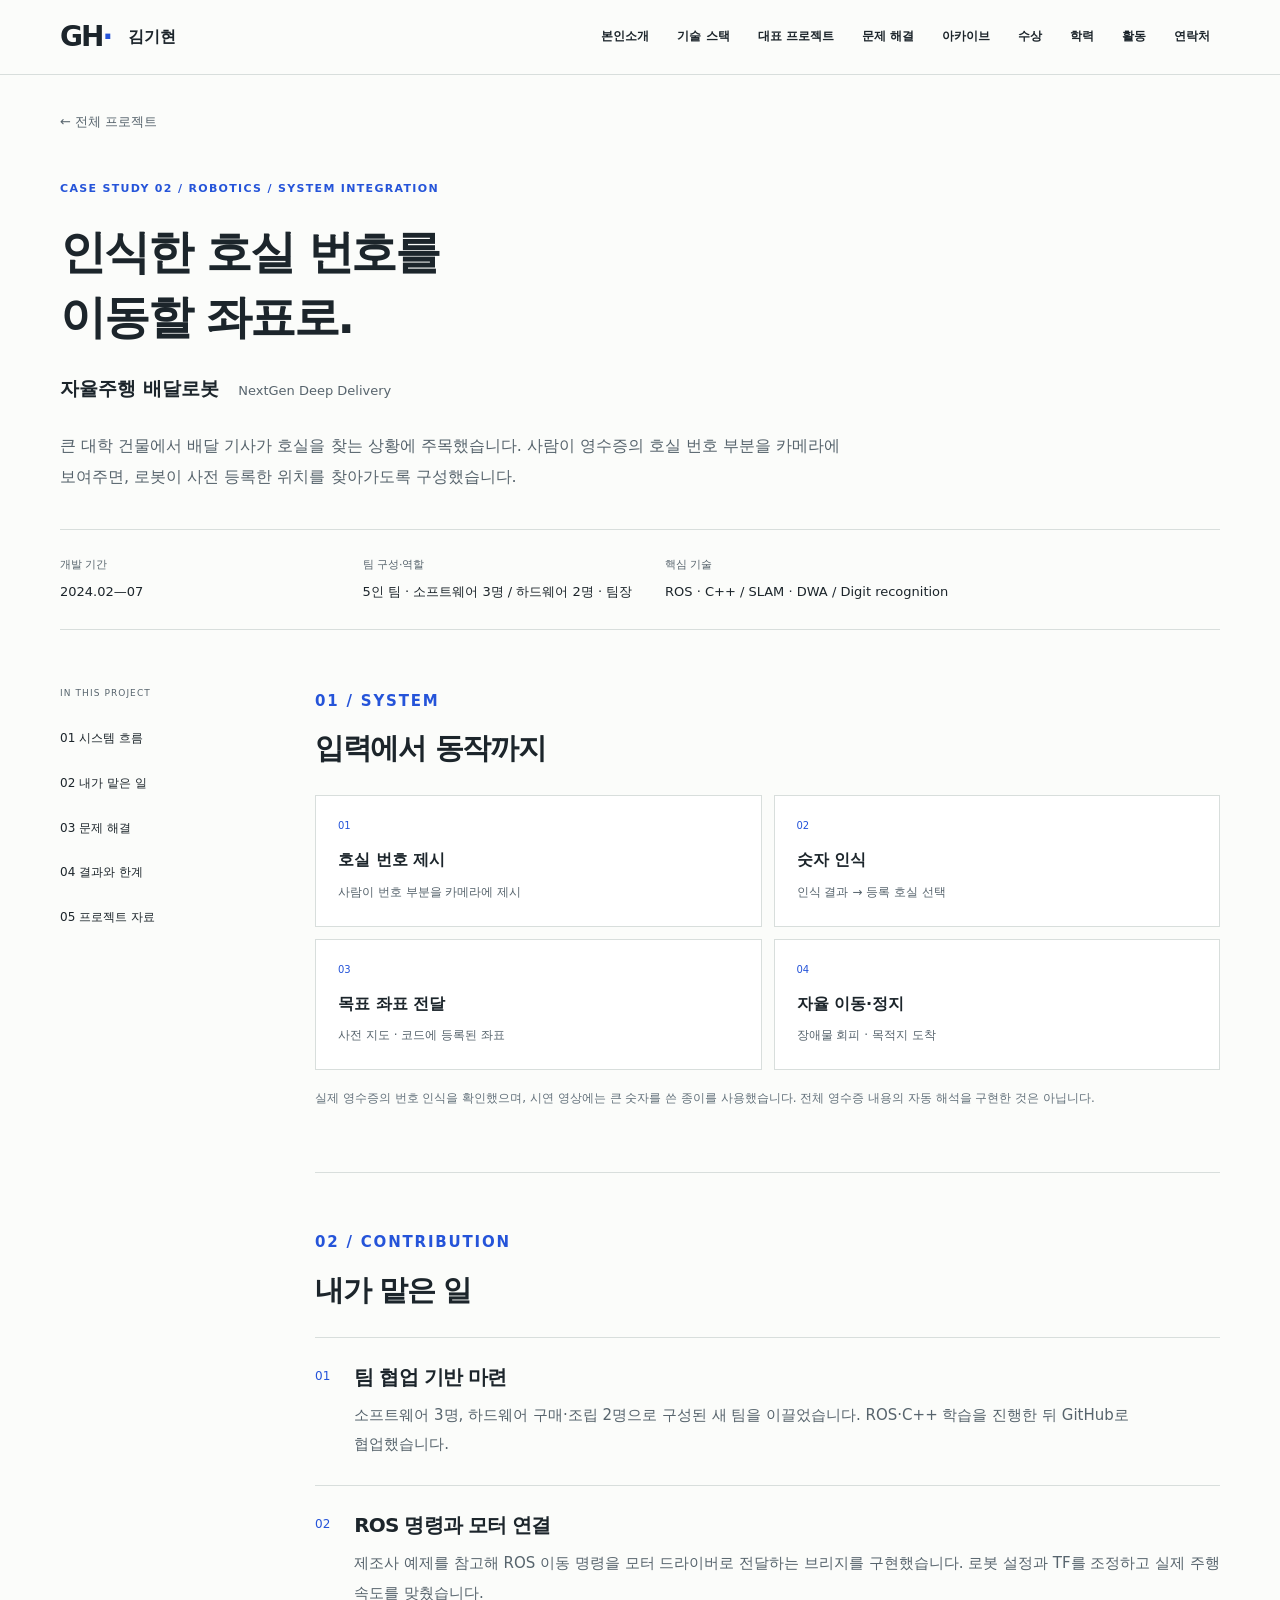
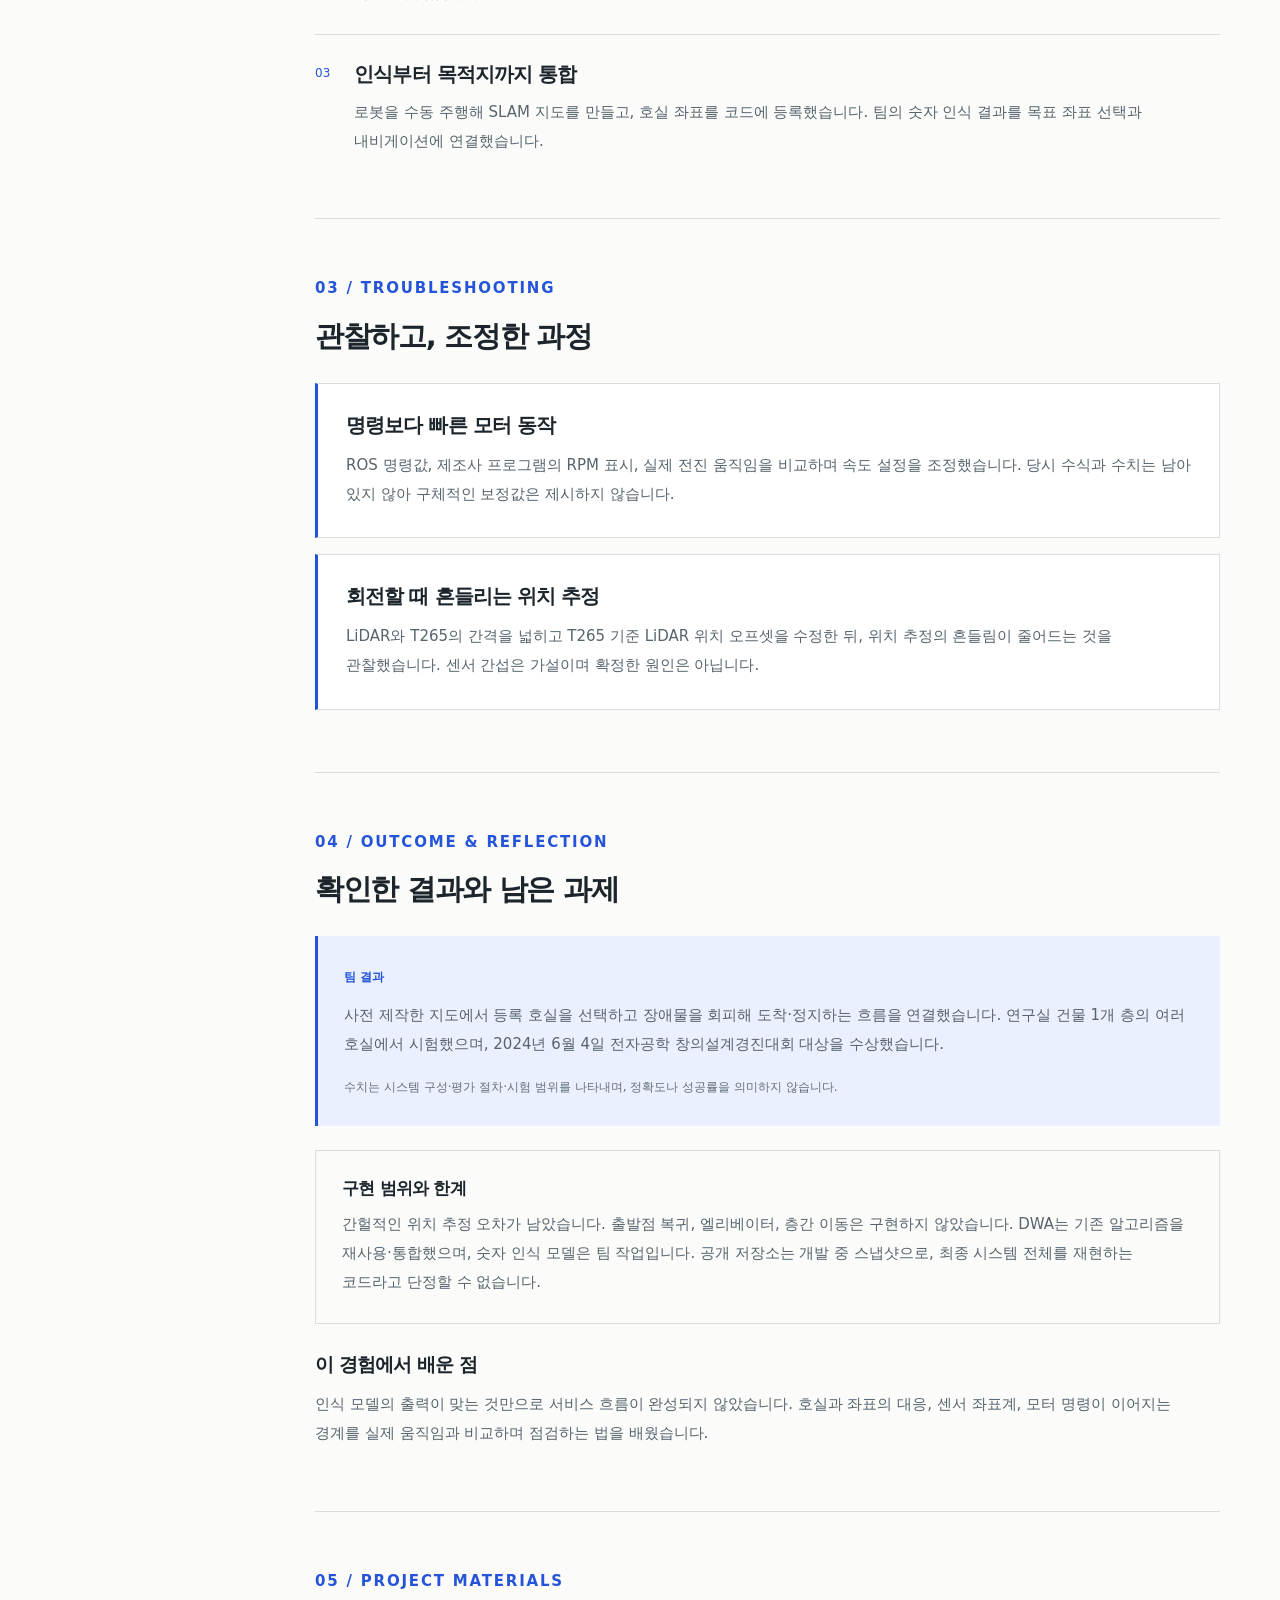
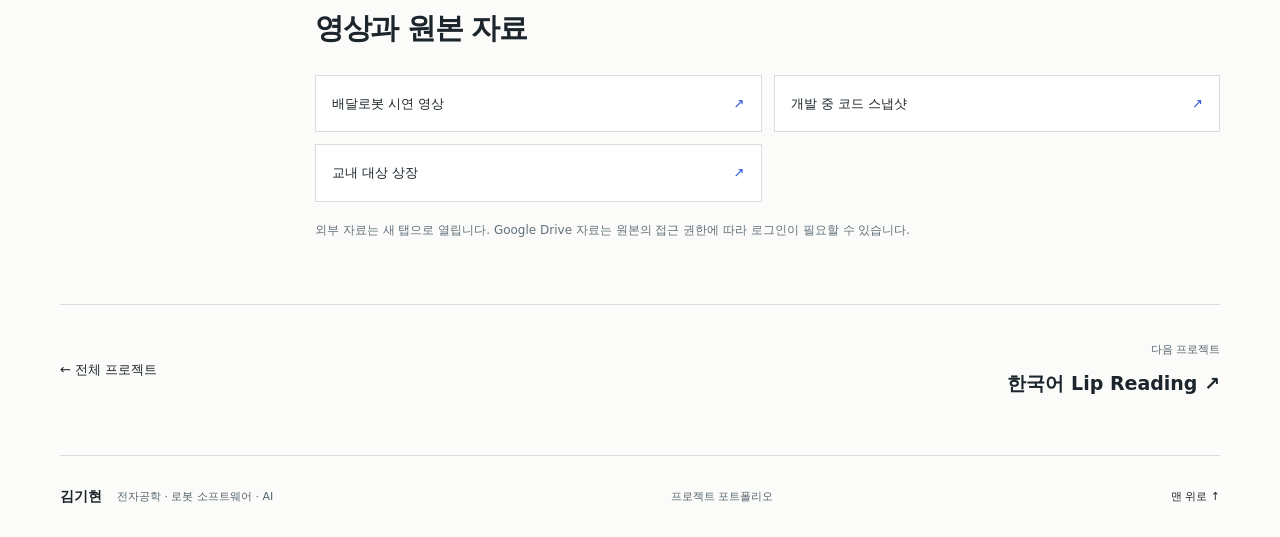
<file: delivery.html>
<!doctype html>
<html lang="ko"><head><meta charset="utf-8"><meta name="viewport" content="width=device-width,initial-scale=1">
<title>자율주행 배달로봇 | 김기현</title><meta name="description" content="김기현의 전자공학 배경과 로봇 소프트웨어·AI 프로젝트. 기술 스택, 프로젝트, 문제 해결, 수상, 학력과 활동을 소개합니다."><meta name="robots" content="noindex,nofollow"><meta name="theme-color" content="#fbfcfa"><link rel="icon" href="assets/favicon.svg" type="image/svg+xml"><link rel="stylesheet" href="style.css"><link rel="stylesheet" href="portfolio.css"></head>
<body><a class="skip" href="#main">본문으로 건너뛰기</a><header><nav class="nav wrap" aria-label="주 메뉴"><a class="brand" href="index.html" aria-label="김기현 포트폴리오 홈"><span class="monogram">GH<span>·</span></span><span>김기현</span></a><div class="desktop-sections"><a href="index.html#about">본인소개</a><a href="index.html#stack">기술 스택</a><a href="index.html#projects">대표 프로젝트</a><a href="index.html#problem-solving">문제 해결</a><a href="index.html#archive">아카이브</a><a href="index.html#awards">수상</a><a href="index.html#education">학력</a><a href="index.html#activities">활동</a><a href="index.html#contact">연락처</a></div><details class="mobile-menu"><summary aria-controls="mobile-sections">섹션 메뉴 <span class="menu-icon" aria-hidden="true"></span></summary><div class="mobile-sections" id="mobile-sections"><a href="index.html#about">본인소개</a><a href="index.html#stack">기술 스택</a><a href="index.html#projects">대표 프로젝트</a><a href="index.html#problem-solving">문제 해결</a><a href="index.html#archive">아카이브</a><a href="index.html#awards">수상</a><a href="index.html#education">학력</a><a href="index.html#activities">활동</a><a href="index.html#contact">연락처</a></div></details></nav></header>
<main id="main"><div class="wrap"><a class="back" href="index.html#projects">← 전체 프로젝트</a><section class="case-hero"><p class="eyebrow">CASE STUDY 02 / ROBOTICS / SYSTEM INTEGRATION</p><h1>인식한 호실 번호를<br>이동할 좌표로.</h1><p class="case-name">자율주행 배달로봇 <span>NextGen Deep Delivery</span></p><p class="lead">큰 대학 건물에서 배달 기사가 호실을 찾는 상황에 주목했습니다. 사람이 영수증의 호실 번호 부분을 카메라에 보여주면, 로봇이 사전 등록한 위치를 찾아가도록 구성했습니다.</p><dl class="case-facts"><div><dt>개발 기간</dt><dd>2024.02—07</dd></div><div><dt>팀 구성·역할</dt><dd>5인 팀 · 소프트웨어 3명 / 하드웨어 2명 · 팀장</dd></div><div><dt>핵심 기술</dt><dd>ROS · C++ / SLAM · DWA / Digit recognition</dd></div></dl></section><div class="case-layout"><aside class="case-nav" aria-label="사례 목차"><span>IN THIS PROJECT</span><a href="#system">01 시스템 흐름</a><a href="#contribution">02 내가 맡은 일</a><a href="#troubleshooting">03 문제 해결</a><a href="#result">04 결과와 한계</a><a href="#sources">05 프로젝트 자료</a></aside><div class="case-body"><section id="system"><p class="eyebrow">01 / SYSTEM</p><h2>입력에서 동작까지</h2><ol class="pipeline"><li><span class="step">01</span><strong>호실 번호 제시</strong><span>사람이 번호 부분을 카메라에 제시</span></li><li><span class="step">02</span><strong>숫자 인식</strong><span>인식 결과 → 등록 호실 선택</span></li><li><span class="step">03</span><strong>목표 좌표 전달</strong><span>사전 지도 · 코드에 등록된 좌표</span></li><li><span class="step">04</span><strong>자율 이동·정지</strong><span>장애물 회피 · 목적지 도착</span></li></ol><p class="note">실제 영수증의 번호 인식을 확인했으며, 시연 영상에는 큰 숫자를 쓴 종이를 사용했습니다. 전체 영수증 내용의 자동 해석을 구현한 것은 아닙니다.</p></section><section id="contribution"><p class="eyebrow">02 / CONTRIBUTION</p><h2>내가 맡은 일</h2><article class="contribution"><span>01</span><div><h3>팀 협업 기반 마련</h3><p>소프트웨어 3명, 하드웨어 구매·조립 2명으로 구성된 새 팀을 이끌었습니다. ROS·C++ 학습을 진행한 뒤 GitHub로 협업했습니다.</p></div></article><article class="contribution"><span>02</span><div><h3>ROS 명령과 모터 연결</h3><p>제조사 예제를 참고해 ROS 이동 명령을 모터 드라이버로 전달하는 브리지를 구현했습니다. 로봇 설정과 TF를 조정하고 실제 주행 속도를 맞췄습니다.</p></div></article><article class="contribution"><span>03</span><div><h3>인식부터 목적지까지 통합</h3><p>로봇을 수동 주행해 SLAM 지도를 만들고, 호실 좌표를 코드에 등록했습니다. 팀의 숫자 인식 결과를 목표 좌표 선택과 내비게이션에 연결했습니다.</p></div></article></section><section id="troubleshooting"><p class="eyebrow">03 / TROUBLESHOOTING</p><h2>관찰하고, 조정한 과정</h2><div class="problems"><article class="problem"><h3>명령보다 빠른 모터 동작</h3><p>ROS 명령값, 제조사 프로그램의 RPM 표시, 실제 전진 움직임을 비교하며 속도 설정을 조정했습니다. 당시 수식과 수치는 남아 있지 않아 구체적인 보정값은 제시하지 않습니다.</p></article><article class="problem"><h3>회전할 때 흔들리는 위치 추정</h3><p>LiDAR와 T265의 간격을 넓히고 T265 기준 LiDAR 위치 오프셋을 수정한 뒤, 위치 추정의 흔들림이 줄어드는 것을 관찰했습니다. 센서 간섭은 가설이며 확정한 원인은 아닙니다.</p></article></div></section><section id="result"><p class="eyebrow">04 / OUTCOME & REFLECTION</p><h2>확인한 결과와 남은 과제</h2><div class="result-box"><span class="label">팀 결과</span><p>사전 제작한 지도에서 등록 호실을 선택하고 장애물을 회피해 도착·정지하는 흐름을 연결했습니다. 연구실 건물 1개 층의 여러 호실에서 시험했으며, 2024년 6월 4일 전자공학 창의설계경진대회 대상을 수상했습니다.</p><p class="note">수치는 시스템 구성·평가 절차·시험 범위를 나타내며, 정확도나 성공률을 의미하지 않습니다.</p></div><div class="limit-box"><h3>구현 범위와 한계</h3><p>간헐적인 위치 추정 오차가 남았습니다. 출발점 복귀, 엘리베이터, 층간 이동은 구현하지 않았습니다. DWA는 기존 알고리즘을 재사용·통합했으며, 숫자 인식 모델은 팀 작업입니다. 공개 저장소는 개발 중 스냅샷으로, 최종 시스템 전체를 재현하는 코드라고 단정할 수 없습니다.</p></div><h3 class="learning-title">이 경험에서 배운 점</h3><p>인식 모델의 출력이 맞는 것만으로 서비스 흐름이 완성되지 않았습니다. 호실과 좌표의 대응, 센서 좌표계, 모터 명령이 이어지는 경계를 실제 움직임과 비교하며 점검하는 법을 배웠습니다.</p></section><section id="sources"><p class="eyebrow">05 / PROJECT MATERIALS</p><h2>영상과 원본 자료</h2><div class="source-list"><a href="https://drive.google.com/file/d/1HZolUAaln2rXdgUiYcigGKt0FQL5ZPFa/view" target="_blank" rel="noopener noreferrer">배달로봇 시연 영상 <span aria-hidden="true">↗</span><span class="sr-only"> (새 탭)</span></a><a href="https://github.com/gyun2/Delivery-bot-KMU" target="_blank" rel="noopener noreferrer">개발 중 코드 스냅샷 <span aria-hidden="true">↗</span><span class="sr-only"> (새 탭)</span></a><a href="https://drive.google.com/file/d/1Duw4wJJ3mzkNzjwhGMK3BQMXBkO90HCI/view" target="_blank" rel="noopener noreferrer">교내 대상 상장 <span aria-hidden="true">↗</span><span class="sr-only"> (새 탭)</span></a></div><p class="note">외부 자료는 새 탭으로 열립니다. Google Drive 자료는 원본의 접근 권한에 따라 로그인이 필요할 수 있습니다.</p></section></div></div><div class="next-project"><a href="index.html#projects">← 전체 프로젝트</a><a href="lipreading.html"><span>다음 프로젝트</span><strong>한국어 Lip Reading ↗</strong></a></div></div></main><footer class="wrap"><div><strong>김기현</strong><span>전자공학 · 로봇 소프트웨어 · AI</span></div><p>프로젝트 포트폴리오</p><a href="#main">맨 위로 ↑</a></footer><script src="navigation.js" defer></script></body></html>
</file>
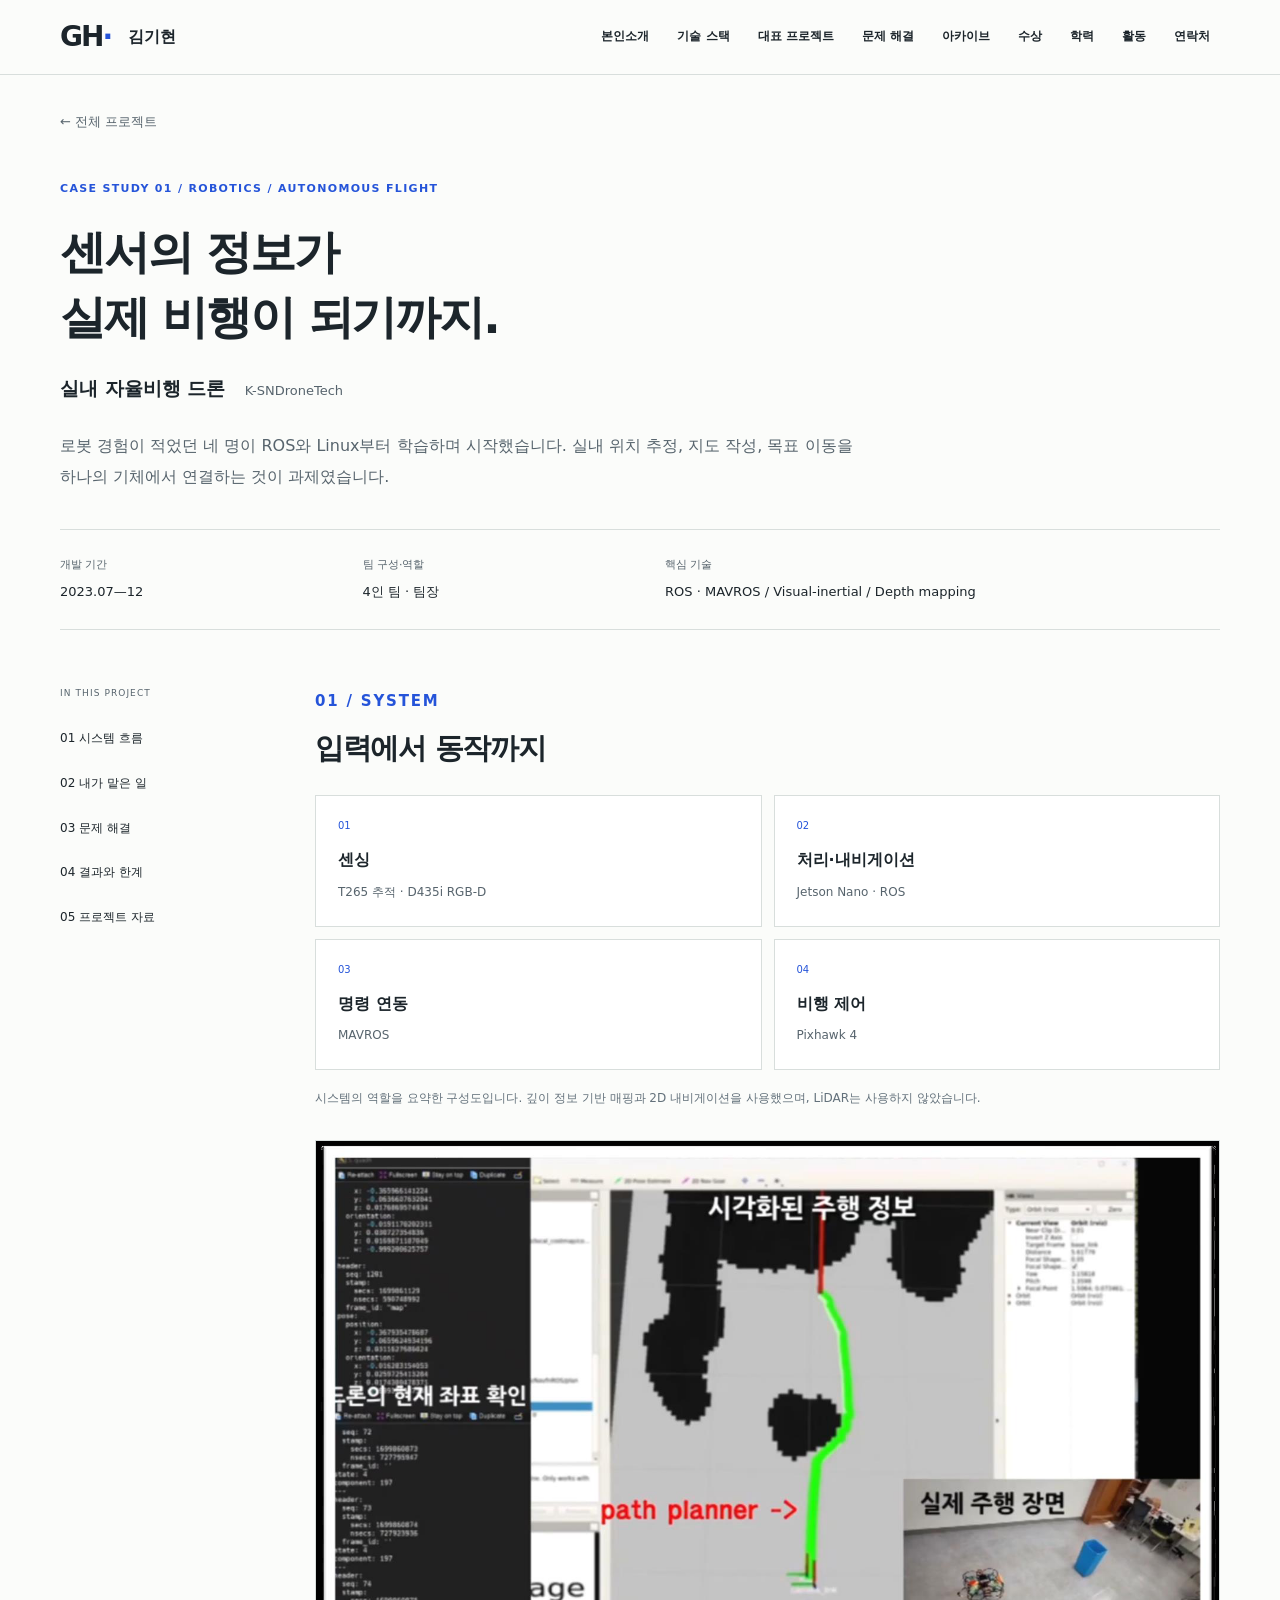
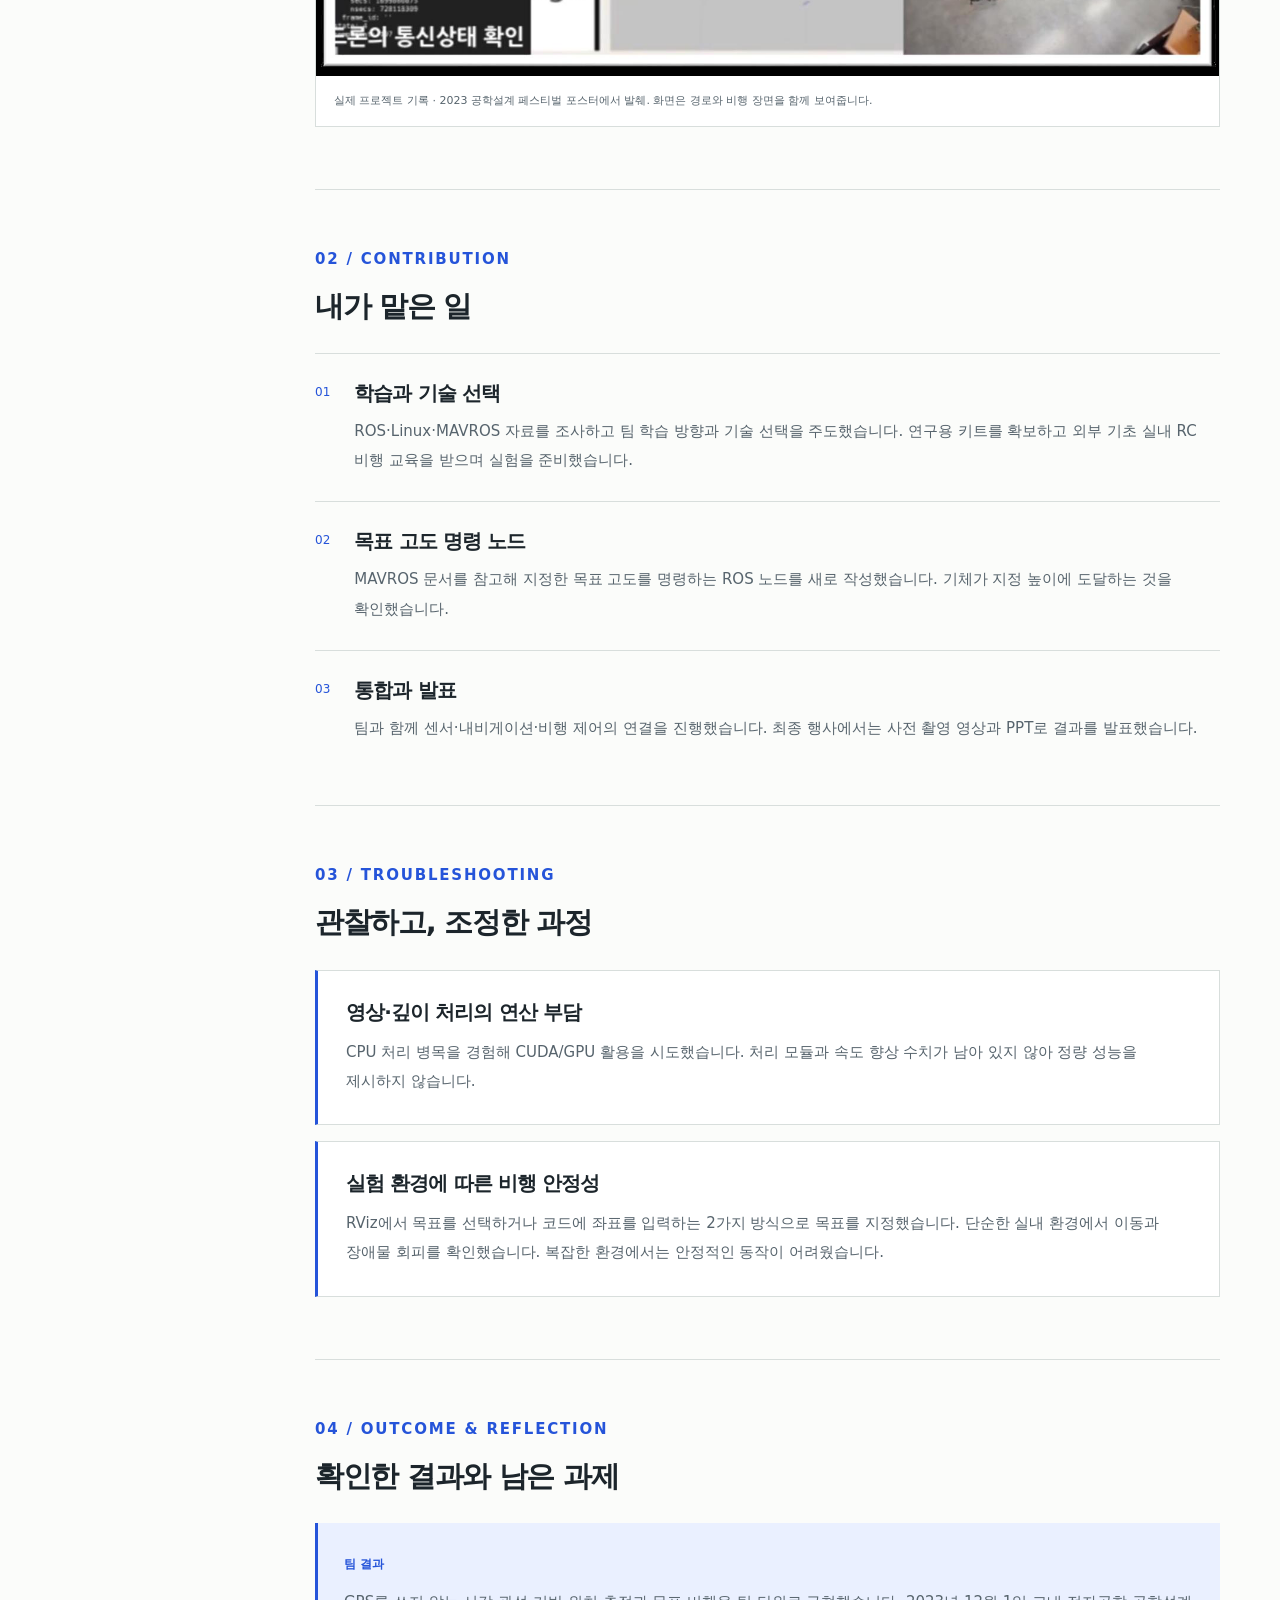
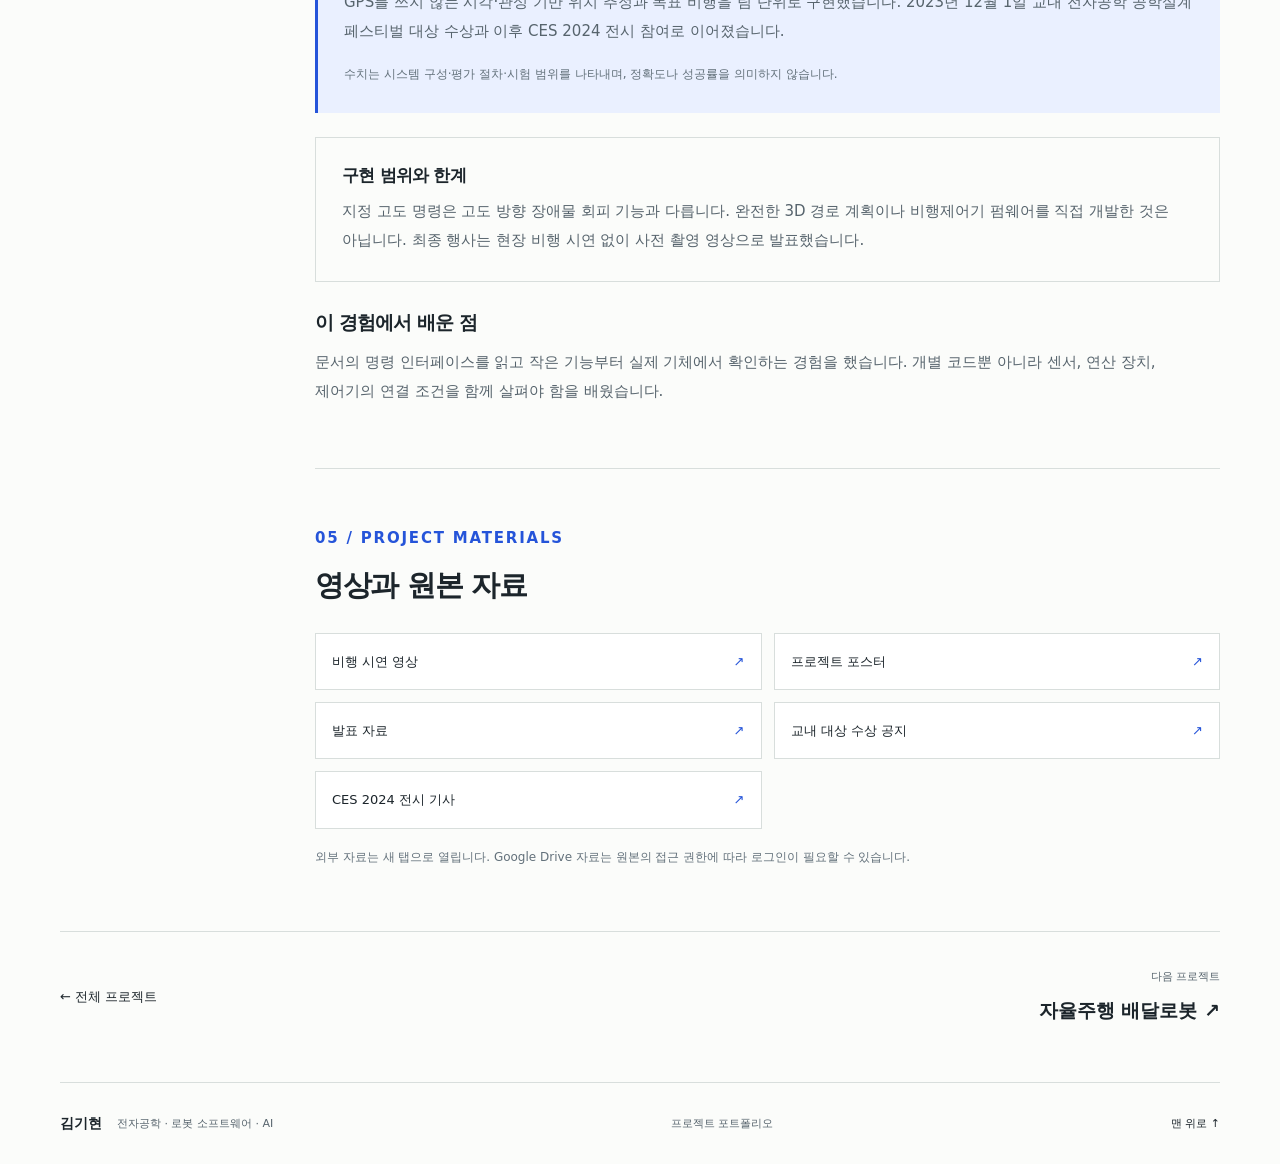
<file: drone.html>
<!doctype html>
<html lang="ko"><head><meta charset="utf-8"><meta name="viewport" content="width=device-width,initial-scale=1">
<title>실내 자율비행 드론 | 김기현</title><meta name="description" content="김기현의 전자공학 배경과 로봇 소프트웨어·AI 프로젝트. 기술 스택, 프로젝트, 문제 해결, 수상, 학력과 활동을 소개합니다."><meta name="robots" content="noindex,nofollow"><meta name="theme-color" content="#fbfcfa"><link rel="icon" href="assets/favicon.svg" type="image/svg+xml"><link rel="stylesheet" href="style.css"><link rel="stylesheet" href="portfolio.css"></head>
<body><a class="skip" href="#main">본문으로 건너뛰기</a><header><nav class="nav wrap" aria-label="주 메뉴"><a class="brand" href="index.html" aria-label="김기현 포트폴리오 홈"><span class="monogram">GH<span>·</span></span><span>김기현</span></a><div class="desktop-sections"><a href="index.html#about">본인소개</a><a href="index.html#stack">기술 스택</a><a href="index.html#projects">대표 프로젝트</a><a href="index.html#problem-solving">문제 해결</a><a href="index.html#archive">아카이브</a><a href="index.html#awards">수상</a><a href="index.html#education">학력</a><a href="index.html#activities">활동</a><a href="index.html#contact">연락처</a></div><details class="mobile-menu"><summary aria-controls="mobile-sections">섹션 메뉴 <span class="menu-icon" aria-hidden="true"></span></summary><div class="mobile-sections" id="mobile-sections"><a href="index.html#about">본인소개</a><a href="index.html#stack">기술 스택</a><a href="index.html#projects">대표 프로젝트</a><a href="index.html#problem-solving">문제 해결</a><a href="index.html#archive">아카이브</a><a href="index.html#awards">수상</a><a href="index.html#education">학력</a><a href="index.html#activities">활동</a><a href="index.html#contact">연락처</a></div></details></nav></header>
<main id="main"><div class="wrap"><a class="back" href="index.html#projects">← 전체 프로젝트</a><section class="case-hero"><p class="eyebrow">CASE STUDY 01 / ROBOTICS / AUTONOMOUS FLIGHT</p><h1>센서의 정보가<br>실제 비행이 되기까지.</h1><p class="case-name">실내 자율비행 드론 <span>K-SNDroneTech</span></p><p class="lead">로봇 경험이 적었던 네 명이 ROS와 Linux부터 학습하며 시작했습니다. 실내 위치 추정, 지도 작성, 목표 이동을 하나의 기체에서 연결하는 것이 과제였습니다.</p><dl class="case-facts"><div><dt>개발 기간</dt><dd>2023.07—12</dd></div><div><dt>팀 구성·역할</dt><dd>4인 팀 · 팀장</dd></div><div><dt>핵심 기술</dt><dd>ROS · MAVROS / Visual-inertial / Depth mapping</dd></div></dl></section><div class="case-layout"><aside class="case-nav" aria-label="사례 목차"><span>IN THIS PROJECT</span><a href="#system">01 시스템 흐름</a><a href="#contribution">02 내가 맡은 일</a><a href="#troubleshooting">03 문제 해결</a><a href="#result">04 결과와 한계</a><a href="#sources">05 프로젝트 자료</a></aside><div class="case-body"><section id="system"><p class="eyebrow">01 / SYSTEM</p><h2>입력에서 동작까지</h2><ol class="pipeline"><li><span class="step">01</span><strong>센싱</strong><span>T265 추적 · D435i RGB-D</span></li><li><span class="step">02</span><strong>처리·내비게이션</strong><span>Jetson Nano · ROS</span></li><li><span class="step">03</span><strong>명령 연동</strong><span>MAVROS</span></li><li><span class="step">04</span><strong>비행 제어</strong><span>Pixhawk 4</span></li></ol><p class="note">시스템의 역할을 요약한 구성도입니다. 깊이 정보 기반 매핑과 2D 내비게이션을 사용했으며, LiDAR는 사용하지 않았습니다.</p><figure class="evidence-large"><img src="assets/drone-flight.png" alt="포스터에 수록된 RViz 경로 계획과 실제 실내 드론 비행 기록" width="1526" height="903" loading="lazy"><figcaption>실제 프로젝트 기록 · 2023 공학설계 페스티벌 포스터에서 발췌. 화면은 경로와 비행 장면을 함께 보여줍니다.</figcaption></figure></section><section id="contribution"><p class="eyebrow">02 / CONTRIBUTION</p><h2>내가 맡은 일</h2><article class="contribution"><span>01</span><div><h3>학습과 기술 선택</h3><p>ROS·Linux·MAVROS 자료를 조사하고 팀 학습 방향과 기술 선택을 주도했습니다. 연구용 키트를 확보하고 외부 기초 실내 RC 비행 교육을 받으며 실험을 준비했습니다.</p></div></article><article class="contribution"><span>02</span><div><h3>목표 고도 명령 노드</h3><p>MAVROS 문서를 참고해 지정한 목표 고도를 명령하는 ROS 노드를 새로 작성했습니다. 기체가 지정 높이에 도달하는 것을 확인했습니다.</p></div></article><article class="contribution"><span>03</span><div><h3>통합과 발표</h3><p>팀과 함께 센서·내비게이션·비행 제어의 연결을 진행했습니다. 최종 행사에서는 사전 촬영 영상과 PPT로 결과를 발표했습니다.</p></div></article></section><section id="troubleshooting"><p class="eyebrow">03 / TROUBLESHOOTING</p><h2>관찰하고, 조정한 과정</h2><div class="problems"><article class="problem"><h3>영상·깊이 처리의 연산 부담</h3><p>CPU 처리 병목을 경험해 CUDA/GPU 활용을 시도했습니다. 처리 모듈과 속도 향상 수치가 남아 있지 않아 정량 성능을 제시하지 않습니다.</p></article><article class="problem"><h3>실험 환경에 따른 비행 안정성</h3><p>RViz에서 목표를 선택하거나 코드에 좌표를 입력하는 2가지 방식으로 목표를 지정했습니다. 단순한 실내 환경에서 이동과 장애물 회피를 확인했습니다. 복잡한 환경에서는 안정적인 동작이 어려웠습니다.</p></article></div></section><section id="result"><p class="eyebrow">04 / OUTCOME & REFLECTION</p><h2>확인한 결과와 남은 과제</h2><div class="result-box"><span class="label">팀 결과</span><p>GPS를 쓰지 않는 시각·관성 기반 위치 추정과 목표 비행을 팀 단위로 구현했습니다. 2023년 12월 1일 교내 전자공학 공학설계 페스티벌 대상 수상과 이후 CES 2024 전시 참여로 이어졌습니다.</p><p class="note">수치는 시스템 구성·평가 절차·시험 범위를 나타내며, 정확도나 성공률을 의미하지 않습니다.</p></div><div class="limit-box"><h3>구현 범위와 한계</h3><p>지정 고도 명령은 고도 방향 장애물 회피 기능과 다릅니다. 완전한 3D 경로 계획이나 비행제어기 펌웨어를 직접 개발한 것은 아닙니다. 최종 행사는 현장 비행 시연 없이 사전 촬영 영상으로 발표했습니다.</p></div><h3 class="learning-title">이 경험에서 배운 점</h3><p>문서의 명령 인터페이스를 읽고 작은 기능부터 실제 기체에서 확인하는 경험을 했습니다. 개별 코드뿐 아니라 센서, 연산 장치, 제어기의 연결 조건을 함께 살펴야 함을 배웠습니다.</p></section><section id="sources"><p class="eyebrow">05 / PROJECT MATERIALS</p><h2>영상과 원본 자료</h2><div class="source-list"><a href="https://www.youtube.com/watch?v=E3RryFuBgks" target="_blank" rel="noopener noreferrer">비행 시연 영상 <span aria-hidden="true">↗</span><span class="sr-only"> (새 탭)</span></a><a href="https://drive.google.com/file/d/1raDAbkyAOUfSFuwnMuInOSJcR25tuhzF/view" target="_blank" rel="noopener noreferrer">프로젝트 포스터 <span aria-hidden="true">↗</span><span class="sr-only"> (새 탭)</span></a><a href="https://drive.google.com/file/d/1NK1zLw78Q7lBAHXR_ftLaEBbQQiqeHCp/view" target="_blank" rel="noopener noreferrer">발표 자료 <span aria-hidden="true">↗</span><span class="sr-only"> (새 탭)</span></a><a href="https://ee.kookmin.ac.kr/community/board/notice/1913" target="_blank" rel="noopener noreferrer">교내 대상 수상 공지 <span aria-hidden="true">↗</span><span class="sr-only"> (새 탭)</span></a><a href="https://ee.kookmin.ac.kr/community/board/ee_news/325" target="_blank" rel="noopener noreferrer">CES 2024 전시 기사 <span aria-hidden="true">↗</span><span class="sr-only"> (새 탭)</span></a></div><p class="note">외부 자료는 새 탭으로 열립니다. Google Drive 자료는 원본의 접근 권한에 따라 로그인이 필요할 수 있습니다.</p></section></div></div><div class="next-project"><a href="index.html#projects">← 전체 프로젝트</a><a href="delivery.html"><span>다음 프로젝트</span><strong>자율주행 배달로봇 ↗</strong></a></div></div></main><footer class="wrap"><div><strong>김기현</strong><span>전자공학 · 로봇 소프트웨어 · AI</span></div><p>프로젝트 포트폴리오</p><a href="#main">맨 위로 ↑</a></footer><script src="navigation.js" defer></script></body></html>
</file>
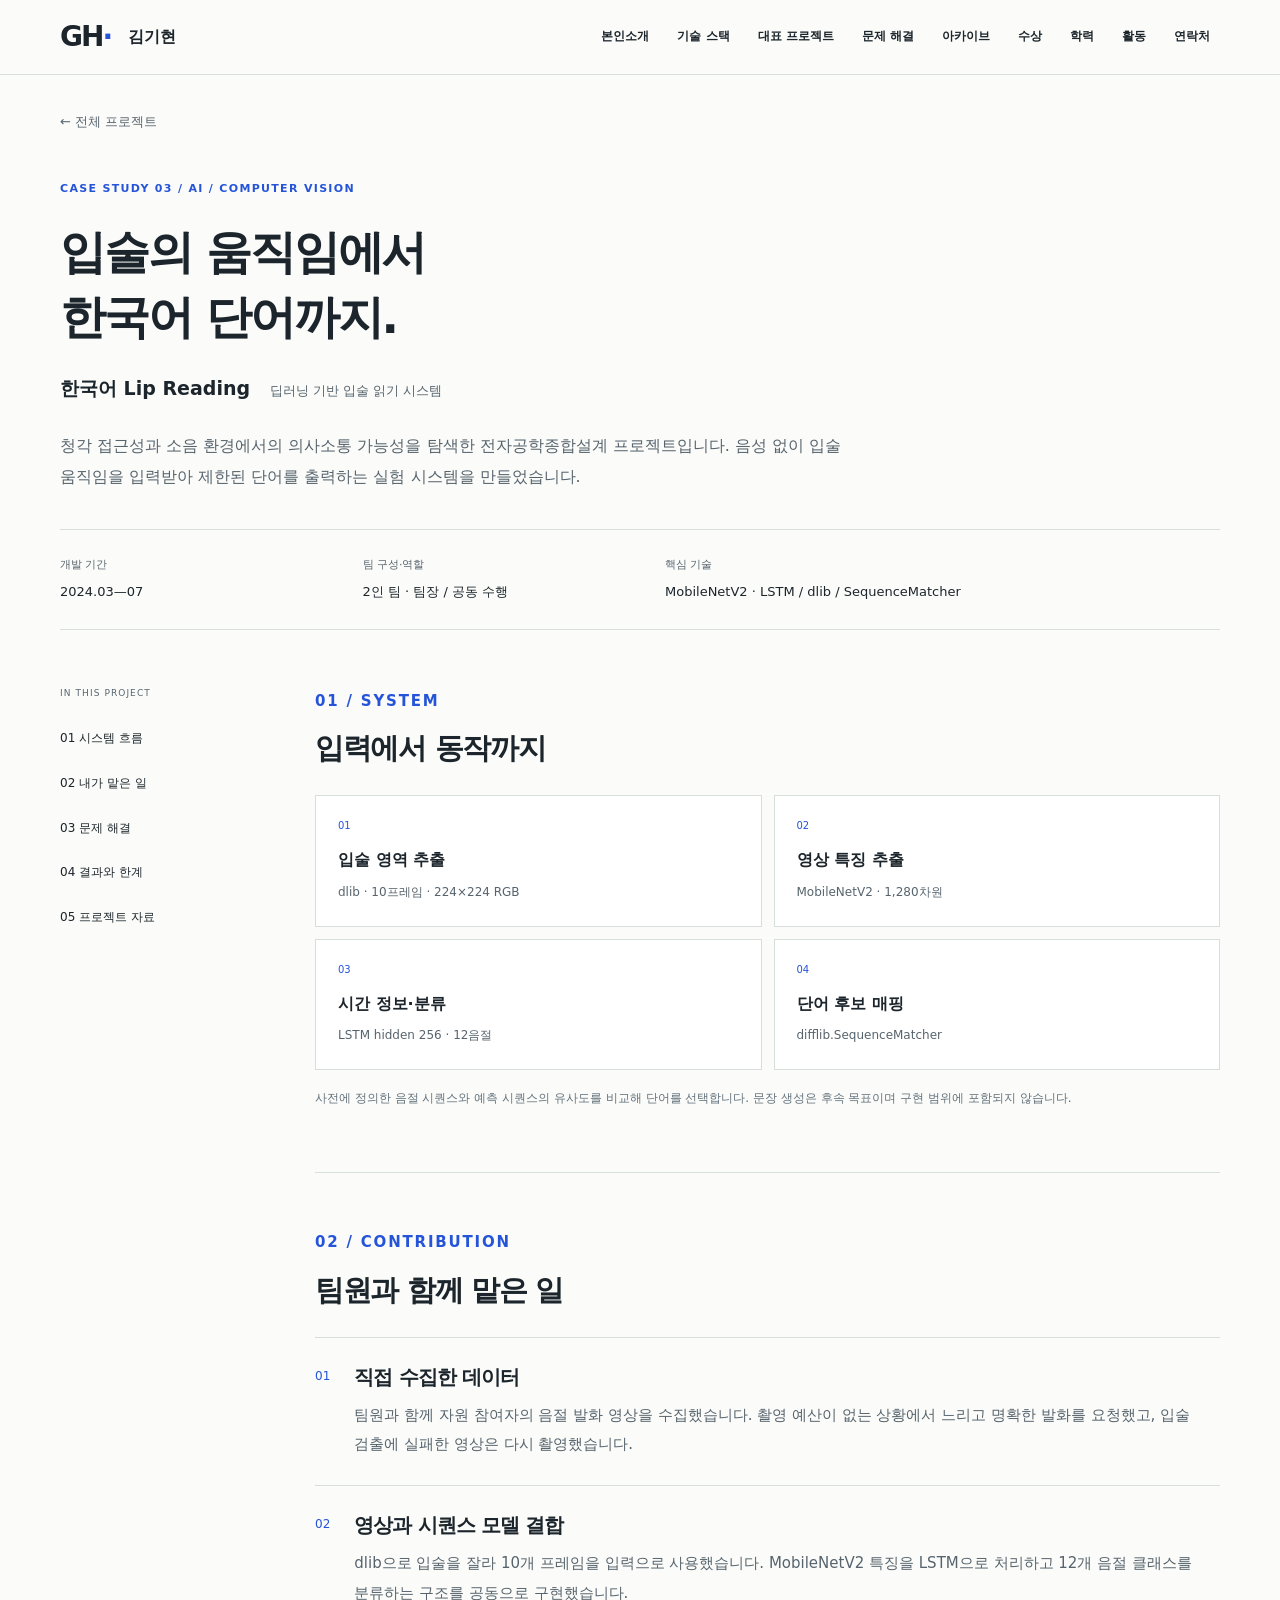
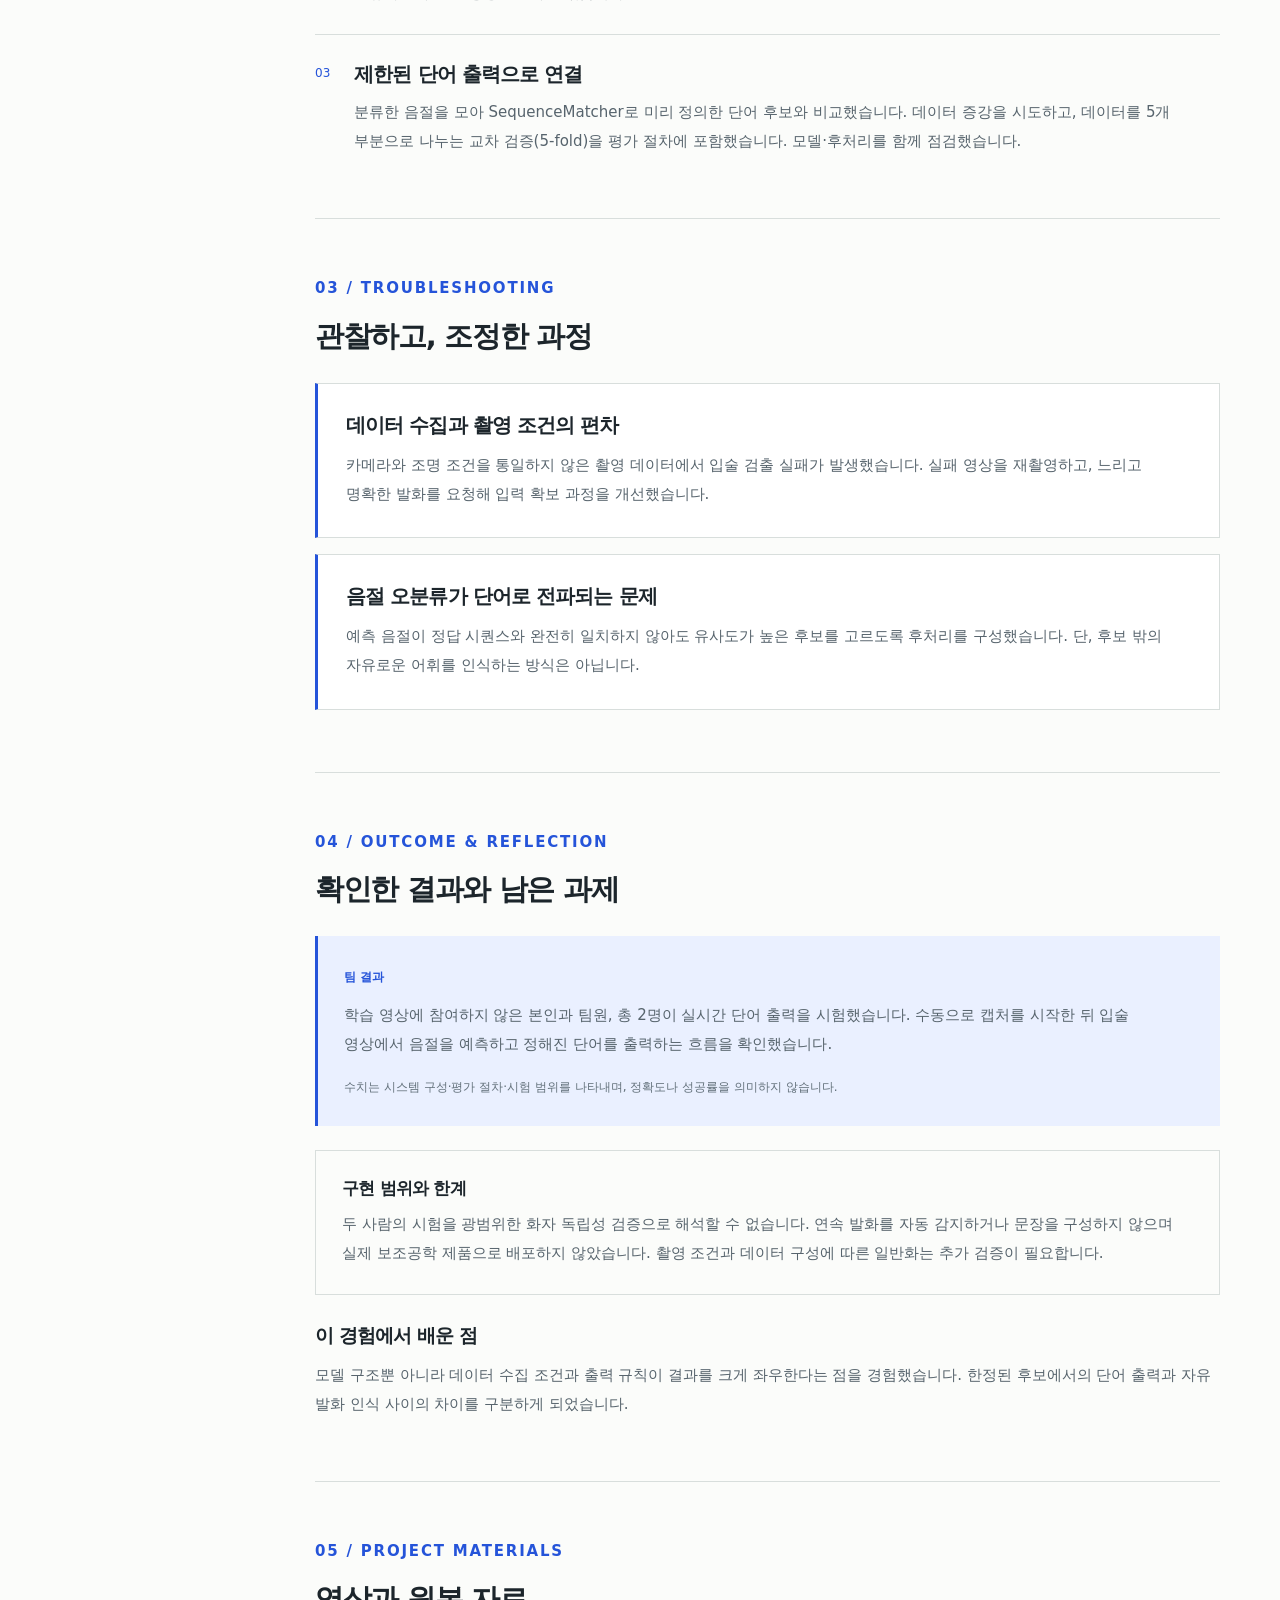
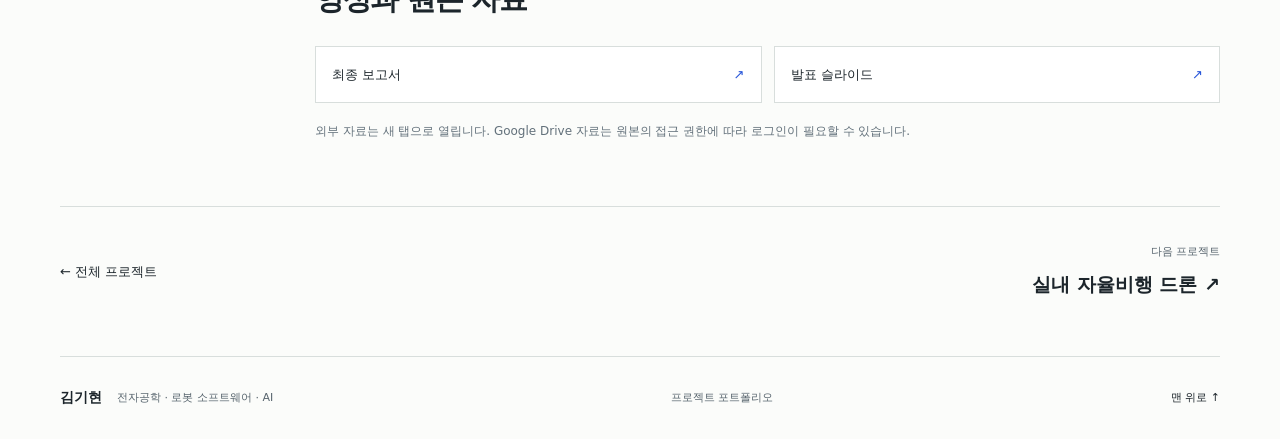
<file: lipreading.html>
<!doctype html>
<html lang="ko"><head><meta charset="utf-8"><meta name="viewport" content="width=device-width,initial-scale=1">
<title>한국어 Lip Reading | 김기현</title><meta name="description" content="김기현의 전자공학 배경과 로봇 소프트웨어·AI 프로젝트. 기술 스택, 프로젝트, 문제 해결, 수상, 학력과 활동을 소개합니다."><meta name="robots" content="noindex,nofollow"><meta name="theme-color" content="#fbfcfa"><link rel="icon" href="assets/favicon.svg" type="image/svg+xml"><link rel="stylesheet" href="style.css"><link rel="stylesheet" href="portfolio.css"></head>
<body><a class="skip" href="#main">본문으로 건너뛰기</a><header><nav class="nav wrap" aria-label="주 메뉴"><a class="brand" href="index.html" aria-label="김기현 포트폴리오 홈"><span class="monogram">GH<span>·</span></span><span>김기현</span></a><div class="desktop-sections"><a href="index.html#about">본인소개</a><a href="index.html#stack">기술 스택</a><a href="index.html#projects">대표 프로젝트</a><a href="index.html#problem-solving">문제 해결</a><a href="index.html#archive">아카이브</a><a href="index.html#awards">수상</a><a href="index.html#education">학력</a><a href="index.html#activities">활동</a><a href="index.html#contact">연락처</a></div><details class="mobile-menu"><summary aria-controls="mobile-sections">섹션 메뉴 <span class="menu-icon" aria-hidden="true"></span></summary><div class="mobile-sections" id="mobile-sections"><a href="index.html#about">본인소개</a><a href="index.html#stack">기술 스택</a><a href="index.html#projects">대표 프로젝트</a><a href="index.html#problem-solving">문제 해결</a><a href="index.html#archive">아카이브</a><a href="index.html#awards">수상</a><a href="index.html#education">학력</a><a href="index.html#activities">활동</a><a href="index.html#contact">연락처</a></div></details></nav></header>
<main id="main"><div class="wrap"><a class="back" href="index.html#projects">← 전체 프로젝트</a><section class="case-hero"><p class="eyebrow">CASE STUDY 03 / AI / COMPUTER VISION</p><h1>입술의 움직임에서<br>한국어 단어까지.</h1><p class="case-name">한국어 Lip Reading <span>딥러닝 기반 입술 읽기 시스템</span></p><p class="lead">청각 접근성과 소음 환경에서의 의사소통 가능성을 탐색한 전자공학종합설계 프로젝트입니다. 음성 없이 입술 움직임을 입력받아 제한된 단어를 출력하는 실험 시스템을 만들었습니다.</p><dl class="case-facts"><div><dt>개발 기간</dt><dd>2024.03—07</dd></div><div><dt>팀 구성·역할</dt><dd>2인 팀 · 팀장 / 공동 수행</dd></div><div><dt>핵심 기술</dt><dd>MobileNetV2 · LSTM / dlib / SequenceMatcher</dd></div></dl></section><div class="case-layout"><aside class="case-nav" aria-label="사례 목차"><span>IN THIS PROJECT</span><a href="#system">01 시스템 흐름</a><a href="#contribution">02 내가 맡은 일</a><a href="#troubleshooting">03 문제 해결</a><a href="#result">04 결과와 한계</a><a href="#sources">05 프로젝트 자료</a></aside><div class="case-body"><section id="system"><p class="eyebrow">01 / SYSTEM</p><h2>입력에서 동작까지</h2><ol class="pipeline"><li><span class="step">01</span><strong>입술 영역 추출</strong><span>dlib · 10프레임 · 224×224 RGB</span></li><li><span class="step">02</span><strong>영상 특징 추출</strong><span>MobileNetV2 · 1,280차원</span></li><li><span class="step">03</span><strong>시간 정보·분류</strong><span>LSTM hidden 256 · 12음절</span></li><li><span class="step">04</span><strong>단어 후보 매핑</strong><span>difflib.SequenceMatcher</span></li></ol><p class="note">사전에 정의한 음절 시퀀스와 예측 시퀀스의 유사도를 비교해 단어를 선택합니다. 문장 생성은 후속 목표이며 구현 범위에 포함되지 않습니다.</p></section><section id="contribution"><p class="eyebrow">02 / CONTRIBUTION</p><h2>팀원과 함께 맡은 일</h2><article class="contribution"><span>01</span><div><h3>직접 수집한 데이터</h3><p>팀원과 함께 자원 참여자의 음절 발화 영상을 수집했습니다. 촬영 예산이 없는 상황에서 느리고 명확한 발화를 요청했고, 입술 검출에 실패한 영상은 다시 촬영했습니다.</p></div></article><article class="contribution"><span>02</span><div><h3>영상과 시퀀스 모델 결합</h3><p>dlib으로 입술을 잘라 10개 프레임을 입력으로 사용했습니다. MobileNetV2 특징을 LSTM으로 처리하고 12개 음절 클래스를 분류하는 구조를 공동으로 구현했습니다.</p></div></article><article class="contribution"><span>03</span><div><h3>제한된 단어 출력으로 연결</h3><p>분류한 음절을 모아 SequenceMatcher로 미리 정의한 단어 후보와 비교했습니다. 데이터 증강을 시도하고, 데이터를 5개 부분으로 나누는 교차 검증(5-fold)을 평가 절차에 포함했습니다. 모델·후처리를 함께 점검했습니다.</p></div></article></section><section id="troubleshooting"><p class="eyebrow">03 / TROUBLESHOOTING</p><h2>관찰하고, 조정한 과정</h2><div class="problems"><article class="problem"><h3>데이터 수집과 촬영 조건의 편차</h3><p>카메라와 조명 조건을 통일하지 않은 촬영 데이터에서 입술 검출 실패가 발생했습니다. 실패 영상을 재촬영하고, 느리고 명확한 발화를 요청해 입력 확보 과정을 개선했습니다.</p></article><article class="problem"><h3>음절 오분류가 단어로 전파되는 문제</h3><p>예측 음절이 정답 시퀀스와 완전히 일치하지 않아도 유사도가 높은 후보를 고르도록 후처리를 구성했습니다. 단, 후보 밖의 자유로운 어휘를 인식하는 방식은 아닙니다.</p></article></div></section><section id="result"><p class="eyebrow">04 / OUTCOME & REFLECTION</p><h2>확인한 결과와 남은 과제</h2><div class="result-box"><span class="label">팀 결과</span><p>학습 영상에 참여하지 않은 본인과 팀원, 총 2명이 실시간 단어 출력을 시험했습니다. 수동으로 캡처를 시작한 뒤 입술 영상에서 음절을 예측하고 정해진 단어를 출력하는 흐름을 확인했습니다.</p><p class="note">수치는 시스템 구성·평가 절차·시험 범위를 나타내며, 정확도나 성공률을 의미하지 않습니다.</p></div><div class="limit-box"><h3>구현 범위와 한계</h3><p>두 사람의 시험을 광범위한 화자 독립성 검증으로 해석할 수 없습니다. 연속 발화를 자동 감지하거나 문장을 구성하지 않으며 실제 보조공학 제품으로 배포하지 않았습니다. 촬영 조건과 데이터 구성에 따른 일반화는 추가 검증이 필요합니다.</p></div><h3 class="learning-title">이 경험에서 배운 점</h3><p>모델 구조뿐 아니라 데이터 수집 조건과 출력 규칙이 결과를 크게 좌우한다는 점을 경험했습니다. 한정된 후보에서의 단어 출력과 자유 발화 인식 사이의 차이를 구분하게 되었습니다.</p></section><section id="sources"><p class="eyebrow">05 / PROJECT MATERIALS</p><h2>영상과 원본 자료</h2><div class="source-list"><a href="https://drive.google.com/file/d/1pue0qE7voT4eVnb0xQUVe1gcdK_SfDws/view" target="_blank" rel="noopener noreferrer">최종 보고서 <span aria-hidden="true">↗</span><span class="sr-only"> (새 탭)</span></a><a href="https://docs.google.com/presentation/d/14XSNvOIfxXlLH011pmPvrwP74Vo9CJgM/edit" target="_blank" rel="noopener noreferrer">발표 슬라이드 <span aria-hidden="true">↗</span><span class="sr-only"> (새 탭)</span></a></div><p class="note">외부 자료는 새 탭으로 열립니다. Google Drive 자료는 원본의 접근 권한에 따라 로그인이 필요할 수 있습니다.</p></section></div></div><div class="next-project"><a href="index.html#projects">← 전체 프로젝트</a><a href="drone.html"><span>다음 프로젝트</span><strong>실내 자율비행 드론 ↗</strong></a></div></div></main><footer class="wrap"><div><strong>김기현</strong><span>전자공학 · 로봇 소프트웨어 · AI</span></div><p>프로젝트 포트폴리오</p><a href="#main">맨 위로 ↑</a></footer><script src="navigation.js" defer></script></body></html>
</file>
<file: style.css>
@charset "UTF-8";
:root{--bg:#f5f6f2;--paper:#fff;--ink:#1c252b;--muted:#57646d;--line:#d8dedc;--accent:#2554d9;--tint:#eaf0ff}*{box-sizing:border-box}html{scroll-behavior:smooth;scroll-padding-top:100px}body{margin:0;background:var(--bg);color:var(--ink);font-family:"Pretendard","Noto Sans KR","Malgun Gothic",system-ui,sans-serif;font-size:16px;line-height:1.8;word-break:keep-all;overflow-wrap:break-word}a{color:inherit;text-decoration:none}a:hover{color:var(--accent)}a:focus-visible{outline:3px solid var(--accent);outline-offset:5px;border-radius:2px}img{max-width:100%;height:auto;display:block}h1,h2,h3,p,figure{margin:0}h1,h2,h3{line-height:1.35;letter-spacing:-.045em}h2{font-size:30px}h3{font-size:20px}p{color:var(--muted)}.wrap{width:min(1240px,calc(100% - 96px));margin-inline:auto}.sr-only{position:absolute;width:1px;height:1px;overflow:hidden;clip:rect(0,0,0,0);white-space:nowrap}.skip{position:fixed;top:-100px;left:20px;z-index:100;background:var(--ink);color:#fff;padding:12px}.skip:focus{top:12px}header{position:sticky;top:0;background:rgba(245,246,242,.97);z-index:10;border-bottom:1px solid var(--line)}.nav{height:82px;display:flex;align-items:center;justify-content:space-between}.brand{display:flex;align-items:center;gap:17px;font-weight:700;font-size:16px}.monogram{font:800 28px/1 system-ui,sans-serif;letter-spacing:-2px}.monogram span{color:var(--accent)}.nav-links{display:flex;gap:30px;font-size:14px;font-weight:600}.hero{padding-block:92px 100px;display:grid;grid-template-columns:1.1fr 1fr;gap:65px;align-items:center}.eyebrow{font:600 11px/1.5 system-ui,sans-serif;letter-spacing:.12em;color:var(--accent);margin-bottom:23px}.dot{display:inline-block;width:7px;height:7px;border-radius:50%;background:var(--accent);vertical-align:1px;margin-right:7px}.hero h1{font-size:clamp(35px,3.15vw,47px);line-height:1.45;letter-spacing:-.065em}.hero h1 span{color:var(--accent)}.lead{font-size:17px;line-height:1.95;max-width:650px;margin-top:25px}.button{display:inline-flex;gap:44px;align-items:center;color:white;background:var(--accent);font-size:14px;font-weight:600;padding:13px 23px;margin-top:30px;border:1px solid var(--accent)}.button:hover{background:var(--ink);color:white;border-color:var(--ink)}.hero-caption{font-size:12px;color:var(--muted);margin-top:24px}.hero-caption span{padding-inline:10px;color:#a1abae}.hero-evidence{background:white;border:1px solid var(--line);box-shadow:18px 18px 0 #e5e9e6;transform:rotate(-1deg)}.figure-top{display:flex;justify-content:space-between;padding:17px 20px;font:600 10px/1.4 system-ui,sans-serif;letter-spacing:.07em}.status{color:var(--accent);font-family:inherit}.hero-evidence img{width:100%;border-block:1px solid var(--line)}.hero-evidence figcaption{padding:22px 23px}.hero-evidence figcaption strong{font-size:17px;display:block;letter-spacing:-.04em}.hero-evidence figcaption span{display:block;font-size:11px;color:var(--muted);margin-top:6px}.figure-foot{padding:16px 20px;border-top:1px solid var(--line);display:flex;align-items:center;justify-content:space-between;font:500 9px/1.5 system-ui,sans-serif;letter-spacing:.04em;color:var(--muted)}.figure-foot i{color:var(--accent);font-size:16px}.section{padding-block:58px 100px;border-top:1px solid var(--line)}.section-heading{display:flex;align-items:flex-end;justify-content:space-between;gap:30px;margin-bottom:38px}.section-heading .eyebrow{margin-bottom:14px}.section-heading>p{font-size:13px;line-height:1.8}.project-grid{display:grid;grid-template-columns:repeat(3,1fr);gap:24px}.project-card{background:var(--paper);border:1px solid var(--line);display:flex;flex-direction:column;transition:border-color .18s,transform .18s}.project-card:hover{border-color:#9aaee9;transform:translateY(-3px)}.card-image{aspect-ratio:1.6;display:block;position:relative;overflow:hidden;background:#e9eeea;border-bottom:1px solid var(--line)}.card-image img{width:100%;height:100%;object-fit:cover}.visual-label{position:absolute;bottom:10px;left:12px;background:#fff;padding:3px 8px;font-size:10px;color:var(--ink);border:1px solid var(--line)}.card-content{padding:25px;display:flex;flex:1;flex-direction:column}.meta{display:flex;justify-content:space-between;font:500 10px/1.5 system-ui,sans-serif;letter-spacing:.035em;color:var(--muted);margin-bottom:16px}.meta>span{color:var(--accent)}.card-content h3{font-size:23px;margin-bottom:14px}.card-content>p{font-size:14px;line-height:1.9;min-height:80px}.tags{list-style:none;padding:0;margin:19px 0 23px;display:flex;flex-wrap:wrap;gap:6px}.tags li{font-size:10px;line-height:1.5;padding:5px 7px;background:#f1f3f4;color:#485660}.card-facts{margin:0 0 24px;padding-top:18px;border-top:1px solid var(--line);font-size:12px}.card-facts div{display:grid;grid-template-columns:26px 1fr;gap:9px;margin-bottom:10px}.card-facts dt{color:var(--accent);font-weight:600}.card-facts dd{margin:0;color:var(--muted);line-height:1.75}.text-link{font-size:13px;font-weight:700;margin-top:auto;display:flex;justify-content:space-between}.text-link span{color:var(--accent)}.route-visual,.model-visual{height:100%;position:relative;background-color:#edf1f7;background-image:linear-gradient(#dbe3ed 1px,transparent 1px),linear-gradient(90deg,#dbe3ed 1px,transparent 1px);background-size:25px 25px}.room{position:absolute;left:24px;top:35px;background:white;border:1px solid #aabbd5;padding:10px 13px;font-size:13px;z-index:1}.destination{left:auto;right:24px;top:105px;background:var(--accent);color:white;border-color:var(--accent)}.route-line{position:absolute;top:60px;left:30%;width:42%;height:65px;border-right:2px dashed var(--accent);border-top:2px dashed var(--accent);border-radius:0 20px 0 0}.route-dot{position:absolute;left:25%;top:56px;background:var(--accent);width:9px;height:9px;border-radius:50%}.route-visual small,.model-visual small{position:absolute;top:15px;right:15px;font:500 8px/1.5 system-ui,sans-serif;letter-spacing:.1em;color:#516584}.model-visual{background:#e9edf8;display:flex;flex-direction:column;align-items:center;justify-content:center;gap:10px}.frames{display:flex;gap:7px;transform:skewY(-4deg)}.frames i{display:block;width:39px;height:30px;border:1px solid #7a92ce;background:linear-gradient(160deg,#fff,#c9d4ee)}.model-visual>span{font:600 8px/1.5 system-ui,sans-serif;letter-spacing:.15em;color:#6178a5}.model-visual b{font-size:22px;letter-spacing:.08em}.model-visual em{font-style:normal;color:var(--accent);padding:0 16px}.approach{background:#e9ede8;border-block:1px solid var(--line);padding:75px 0}.approach-inner{display:grid;grid-template-columns:1fr 1.2fr;gap:100px}.approach h2{font-size:34px;line-height:1.5}.approach-inner>div>p:last-child{font-size:14px;margin-top:20px}.principles{padding:0;margin:0;list-style:none}.principles li{display:flex;gap:28px;padding:23px 0;border-bottom:1px solid #ccd4ce}.principles li:first-child{padding-top:0}.principles li:last-child{border-bottom:0}.principles li>span{font:500 12px/2 system-ui,sans-serif;color:var(--accent)}.principles h3{font-size:19px}.principles p{font-size:14px;line-height:1.9;margin-top:8px}.closing{padding-block:90px}.closing h2{font-size:34px;line-height:1.5}.closing p:not(.eyebrow){margin-block:20px;font-size:15px}.closing>a{font-size:14px;color:var(--accent);font-weight:600}footer{padding-block:28px;border-top:1px solid var(--line);display:flex;align-items:center;justify-content:space-between;font-size:11px;gap:20px}footer>div{display:flex;gap:15px;align-items:center}footer strong{font-size:14px}footer span{color:var(--muted)}.back{display:inline-block;font-size:13px;color:var(--muted);margin-top:35px}.case-hero{padding:45px 0 45px}.case-hero h1{font-size:46px;line-height:1.4}.case-name{font-size:19px;font-weight:700;color:var(--ink);margin-top:22px}.case-name span{font-size:13px;font-weight:400;color:var(--muted);margin-left:13px}.case-hero .lead{max-width:800px;font-size:16px}.case-facts{display:grid;grid-template-columns:1fr 1fr 2fr;gap:25px;border-block:1px solid var(--line);padding:25px 0;margin:36px 0 0}.case-facts dt{font-size:11px;color:var(--muted);margin-bottom:6px}.case-facts dd{font-size:13px;margin:0}.case-layout{display:grid;grid-template-columns:185px minmax(0,1fr);gap:70px;padding-top:12px}.case-nav{display:flex;flex-direction:column;gap:15px;align-self:start;position:sticky;top:120px;font-size:12px}.case-nav>span{font:500 9px/1.5 system-ui,sans-serif;color:var(--muted);letter-spacing:.12em;margin-bottom:9px}.case-nav a{padding:4px 0}.case-body{min-width:0}.case-body section{padding-bottom:62px;margin-bottom:55px;border-bottom:1px solid var(--line);scroll-margin-top:110px}.case-body section:last-child{border-bottom:0;margin-bottom:0}.case-body .eyebrow{margin-bottom:13px}.case-body h2{font-size:29px;margin-bottom:27px}.case-body p{font-size:15px;line-height:1.95}.pipeline{list-style:none;padding:0;margin:0;display:grid;grid-template-columns:repeat(2,1fr);gap:12px}.pipeline li{padding:22px;background:#fff;border:1px solid var(--line);display:flex;flex-direction:column;position:relative}.pipeline .step{font:500 10px/1.5 system-ui,sans-serif;color:var(--accent);margin-bottom:13px}.pipeline strong{font-size:16px}.pipeline li>span:last-child{font-size:12px;color:var(--muted);margin-top:7px}.case-body .note{font-size:12px;margin-top:17px;color:#63717b}.evidence-large{margin-top:30px;background:#fff;border:1px solid var(--line)}.evidence-large img{width:100%}.evidence-large figcaption{font-size:11px;color:var(--muted);padding:15px 18px}.contribution{display:flex;gap:24px;border-top:1px solid var(--line);padding:26px 0}.contribution:last-child{padding-bottom:0}.contribution>span{font:500 12px/2 system-ui,sans-serif;color:var(--accent)}.contribution h3{margin-bottom:10px;font-size:20px}.problems{display:grid;gap:16px}.problem{padding:28px;background:#fff;border:1px solid var(--line);border-left:3px solid var(--accent)}.problem h3{font-size:20px;margin-bottom:12px}.result-box{padding:26px;background:var(--tint);border-left:3px solid var(--accent)}.label{font-size:12px;color:var(--accent);font-weight:700}.result-box p{margin-top:10px}.limit-box{margin-top:24px;padding:26px;border:1px solid var(--line)}.limit-box h3{font-size:17px;margin-bottom:10px}.learning-title{font-size:19px;margin:28px 0 12px}.source-list{display:grid;grid-template-columns:1fr 1fr;gap:12px}.source-list>a{background:white;border:1px solid var(--line);padding:16px;font-size:13px;display:flex;justify-content:space-between;gap:12px}.source-list>a:hover{border-color:var(--accent)}.source-list>a>span:first-child{color:var(--accent)}.next-project{border-top:1px solid var(--line);padding:35px 0 55px;display:flex;align-items:center;justify-content:space-between;gap:25px}.next-project>a:first-child{font-size:13px}.next-project>a:last-child{text-align:right}.next-project span{display:block;font-size:11px;color:var(--muted);margin-bottom:6px}.next-project strong{font-size:19px}
@media(min-width:1600px){.hero{padding-block:115px}.hero h1{font-size:49px}}
@media(max-width:1050px){.wrap{width:calc(100% - 56px)}.hero{gap:35px;padding-block:65px}.hero h1{font-size:36px}.lead{font-size:15px}.project-grid{gap:15px}.card-content{padding:20px}.card-content h3{font-size:21px}.meta{font-size:9px}.approach-inner{gap:50px}.case-layout{gap:35px;grid-template-columns:150px minmax(0,1fr)}.section-heading>p{max-width:210px}.route-visual .room{left:16px;font-size:11px}.route-visual .destination{left:auto;right:16px;top:90px}.route-line{height:50px}.case-hero h1{font-size:41px}}
@media(max-width:760px){.wrap{width:calc(100% - 40px)}.nav{height:68px}.brand{gap:9px;font-size:14px}.monogram{font-size:24px}.nav-links{gap:18px;font-size:12px}.hero{grid-template-columns:1fr;gap:45px;padding-block:50px 65px}.hero h1{font-size:36px}.hero .lead{font-size:15px;max-width:540px}.hero-evidence{max-width:550px;width:calc(100% - 12px);box-shadow:10px 10px 0 #e5e9e6;transform:none}.hero-caption{font-size:11px}.eyebrow{font-size:10px;margin-bottom:17px}.section{padding-block:43px 60px}.section-heading{display:block;margin-bottom:28px}.section-heading h2{font-size:26px}.section-heading>p{max-width:100%;margin-top:15px;font-size:13px}.section-heading br{display:none}.project-grid{grid-template-columns:1fr;gap:26px}.card-content{padding:25px}.card-content>p{min-height:0}.card-content h3{font-size:24px}.meta{font-size:10px}.card-image{aspect-ratio:1.8}.route-visual .room{top:30%;left:9%;font-size:14px}.route-visual .destination{left:auto;right:9%;top:53%}.route-line{top:40%;height:26%}.route-dot{top:39%}.model-visual{gap:9px}.frames i{width:45px;height:35px}.model-visual b{font-size:26px}.approach{padding-block:50px}.approach-inner{grid-template-columns:1fr;gap:35px}.approach h2,.closing h2{font-size:29px}.principles li{gap:20px}.closing{padding-block:60px}.closing p:not(.eyebrow){font-size:14px}footer{flex-wrap:wrap;gap:10px;padding-block:24px}footer>div{width:100%}footer>p{flex:1}.case-hero{padding-block:30px}.case-hero h1{font-size:34px}.case-name{font-size:19px}.case-name span{display:block;margin:6px 0 0;font-size:12px}.case-hero .lead{font-size:15px;margin-top:18px}.case-facts{grid-template-columns:1fr 1fr;gap:18px;padding-block:20px;margin-top:25px}.case-facts div:last-child{grid-column:1/-1}.case-layout{display:block;padding-top:0}.case-nav{position:static;display:flex;flex-direction:row;flex-wrap:wrap;gap:9px 20px;border-bottom:1px solid var(--line);padding-bottom:25px;margin-bottom:35px;font-size:11px}.case-nav>span{width:100%;margin-bottom:2px}.case-body h2{font-size:25px;margin-bottom:23px}.case-body section{padding-bottom:35px;margin-bottom:35px}.pipeline{gap:10px}.pipeline li{padding:17px}.pipeline strong{font-size:15px}.pipeline li>span:last-child{font-size:11px}.case-body p{font-size:14px}.contribution{gap:16px;padding-block:22px}.contribution h3,.problem h3{font-size:18px}.problem{padding:22px}.result-box,.limit-box{padding:22px}.source-list{grid-template-columns:1fr}.next-project strong{font-size:15px}.next-project>a:first-child{font-size:12px}.next-project{padding-block:28px 38px}.back{margin-top:25px}}
@media(max-width:370px){.wrap{width:calc(100% - 32px)}.nav-links{gap:12px}.hero h1{font-size:31px}.case-hero h1{font-size:30px}.brand>span:last-child{font-size:12px}.pipeline{grid-template-columns:1fr}}
@media(prefers-reduced-motion:reduce){html{scroll-behavior:auto}*{transition:none!important;transform:none!important}}
@media print{body{background:#fff;color:#000;font-size:10pt}header,.skip,.back,.case-nav,.next-project,.button,.closing,footer>a{display:none}.wrap{width:100%}.hero{padding:10mm 0;gap:10mm}.hero h1{font-size:25pt}.hero-evidence{box-shadow:none;transform:none}.section{padding:8mm 0}.project-grid{gap:5mm}.card-content{padding:4mm}.card-content h3{font-size:14pt}.card-content>p,.card-facts,.case-body p{font-size:10pt}.approach{padding:7mm 0}.approach-inner{gap:10mm}.case-hero{padding:0 0 6mm}.case-hero h1{font-size:27pt}.case-layout{display:block}.case-body section{padding-bottom:6mm;margin-bottom:6mm}.case-body h2{font-size:18pt}.pipeline li,.problem,.contribution,.result-box,.limit-box,.project-card{break-inside:avoid}.evidence-large{max-width:150mm}.case-facts{margin-top:7mm}.source-list>a{font-size:9pt}footer{margin-top:5mm}.eyebrow{font-size:8pt}.hero-evidence img{print-color-adjust:exact}.card-image,.hero-evidence,.pipeline,.result-box{print-color-adjust:exact}.source-list{grid-template-columns:1fr 1fr}@page{margin:15mm}}
</file>
<file: portfolio.css>
/* Personal portfolio layout: nine-section information architecture. */
html{scroll-behavior:smooth;scroll-padding-top:calc(var(--header-height,75px) + 20px)}.wrap{max-width:1160px}header{background:#fbfcfa}.nav{height:74px;gap:35px}.desktop-sections{display:flex;align-items:center;gap:24px;font-size:12px;font-weight:600;white-space:nowrap}.desktop-sections a{padding:10px 0}.mobile-menu{display:none}body{background:#fbfcfa}.profile-section{display:grid;grid-template-columns:1.35fr 1fr;column-gap:85px;row-gap:55px;padding-block:75px 65px;scroll-margin-top:0}.profile-intro{align-self:center}.profile-intro h1{font-size:43px;line-height:1.43;letter-spacing:-.055em}.profile-intro h1 span{color:var(--accent)}.profile-intro .lead{font-size:16px;margin-top:24px}.intro-secondary{font-size:14px;line-height:1.95;margin-top:16px}.intro-actions{display:flex;align-items:center;gap:25px;margin-top:26px}.intro-actions .button{margin-top:0;gap:30px;border-radius:5px}.intro-actions>a:last-child{font-size:13px;font-weight:600}.profile-card{border:1px solid var(--line);background:white;border-radius:12px;overflow:hidden;box-shadow:0 8px 26px #21344a08;align-self:center}.profile-signature{background:#edf2ff;padding:32px;display:flex;align-items:center;gap:25px;border-bottom:1px solid #dce3f4}.profile-signature>span{font:750 56px/1 system-ui,sans-serif;letter-spacing:-5px}.profile-signature>span>span{color:var(--accent)}.profile-signature>p{font-size:24px;color:var(--ink);font-weight:700;letter-spacing:-1px}.profile-signature small{display:block;font:600 8px/1.6 system-ui,sans-serif;letter-spacing:.07em;color:var(--accent);margin-top:10px}.profile-card dl{margin:0;padding:8px 28px}.profile-card dl>div{display:grid;grid-template-columns:85px 1fr;gap:15px;padding:16px 0;border-bottom:1px dashed var(--line);font-size:13px}.profile-card dt{color:#6f7b84;font-size:11px}.profile-card dd{margin:0}.profile-card dl>div:last-child{border-bottom:0}.profile-note{background:#f7f9fc;padding:16px 28px;font-size:11px;line-height:1.8}.profile-highlights{grid-column:1/-1;list-style:none;display:grid;grid-template-columns:repeat(3,1fr);padding:24px 0 0;margin:0;border-top:1px solid var(--line);gap:25px}.profile-highlights li{padding-right:25px;border-right:1px solid var(--line)}.profile-highlights li:last-child{border:0}.profile-highlights span{font:600 9px/1.5 system-ui,sans-serif;letter-spacing:.09em;color:var(--accent);display:block;margin-bottom:10px}.profile-highlights strong{display:block;font-size:17px;letter-spacing:-.04em}.profile-highlights p{font-size:11px;margin-top:5px}.portfolio-section{padding-block:65px;border-top:1px solid var(--line);scroll-margin-top:0}.portfolio-section .section-heading{margin-bottom:32px;align-items:flex-end}.portfolio-section h2{font-size:31px}.portfolio-section .section-heading>p{max-width:450px}.portfolio-section .eyebrow{margin-bottom:11px;font-size:10px}.section-note{font-size:12px;line-height:1.85;margin-top:22px}.stack-grid{display:grid;grid-template-columns:repeat(3,1fr);gap:18px}.stack-item{display:flex;gap:16px;padding:24px 20px;background:#fff;border:1px solid var(--line);border-radius:8px}.stack-index{color:var(--accent);font:500 11px/2 system-ui,sans-serif}.stack-category{font-size:11px;color:var(--muted);margin-bottom:9px}.stack-item h3{font-size:18px;letter-spacing:-.025em;margin-bottom:12px}.stack-item h3+p{font-size:12px;line-height:1.9}.stack-item a{display:inline-block;font-size:11px;color:var(--accent);margin-top:16px;font-weight:600}.featured-list{grid-template-columns:1fr;gap:24px}.featured-list .project-card{display:grid;grid-template-columns:0.85fr 1.15fr;overflow:hidden;border-radius:10px;box-shadow:0 3px 12px #152b3e04}.featured-list .project-card:hover{transform:none}.featured-list .card-image{height:100%;aspect-ratio:auto;min-height:310px;border-bottom:0;border-right:1px solid var(--line);align-self:stretch}.featured-list .card-image img{object-fit:contain;background:#e8ebe7}.featured-list .card-content{padding:30px 34px}.featured-list .card-content h3{font-size:27px;margin-bottom:12px}.featured-list .card-content>p{min-height:0;font-size:14px}.featured-list .tags{margin:17px 0}.featured-list .card-facts{margin-bottom:14px;padding-top:15px}.featured-list .meta{margin-bottom:12px}.featured-list .route-visual .room{top:30%;left:9%}.featured-list .route-visual .destination{top:57%;left:auto;right:9%}.featured-list .route-line{top:37%;height:27%;left:26%;width:43%}.featured-list .route-dot{top:36%}.featured-list .model-visual b{font-size:29px}.featured-list .model-visual .frames i{width:52px;height:42px}.debug-grid{display:grid;grid-template-columns:repeat(3,1fr);gap:20px}.debug-card{border:1px solid var(--line);border-radius:8px;padding:27px 24px;background:#fff;display:flex;flex-direction:column}.debug-card h3{font-size:20px;line-height:1.55;margin-bottom:20px}.debug-card dl{margin:0 0 20px}.debug-card dl>div{margin-bottom:19px}.debug-card dt{font-size:10px;font-weight:700;color:var(--accent);margin-bottom:5px}.debug-card dd{margin:0;font-size:13px;line-height:1.85;color:var(--muted)}.debug-card .text-link{font-size:12px}.archive-grid{display:grid;grid-template-columns:1fr 1fr 1.3fr;gap:28px}.archive-group{padding:25px;background:#f1f4f7;border-radius:8px}.archive-group h3{font-size:19px}.archive-group ul{list-style:none;margin:20px 0 0;padding:0}.archive-group li{padding:16px 0;border-top:1px solid #d7dfe5}.archive-group li a{font-size:13px;font-weight:600;display:flex;justify-content:space-between;gap:12px}.archive-group li p{font-size:11px;line-height:1.8;margin-top:6px}.award-list{border:1px solid var(--line);border-radius:8px;overflow:hidden}.award-list article{display:grid;grid-template-columns:70px 1fr auto;align-items:center;gap:28px;padding:27px 32px;background:#fff}.award-list article+article{border-top:1px solid var(--line)}.award-badge{display:flex;align-items:center;justify-content:center;width:64px;height:64px;background:#edf2ff;color:var(--accent);font-size:20px;font-weight:700;border-radius:50%}.record-date{font-size:11px;color:var(--muted);font-variant-numeric:tabular-nums}.award-list h3{font-size:21px;margin:5px 0 8px}.award-list h3+p{font-size:12px}.award-list a{font-size:12px;color:var(--accent)}.education-record{display:grid;grid-template-columns:1fr 1.5fr;gap:65px;background:#f1f4f7;padding:35px;border-radius:8px}.education-record h3{font-size:28px;margin:12px 0 7px}.education-record p{font-size:14px}.education-record .record-label{font-size:11px;color:var(--accent);font-weight:700;margin-bottom:12px}.education-record a{display:inline-block;color:var(--accent);font-size:12px;margin-top:15px}.activity-list{padding:0;margin:0;list-style:none}.activity-list li{display:grid;grid-template-columns:175px 1fr;gap:38px;padding:26px 0;border-top:1px solid var(--line)}.activity-list h3{font-size:21px;margin-bottom:12px}.activity-list p{font-size:14px;max-width:760px}.activity-list a{display:inline-block;font-size:12px;color:var(--accent);margin-top:14px}.contact-section{padding-bottom:75px}.contact-panel{display:flex;align-items:center;justify-content:space-between;gap:45px;background:#edf2ff;border:1px solid #d8e1fa;border-radius:10px;padding:38px}.contact-panel h3{font-size:25px}.contact-panel p{font-size:14px;margin-top:12px}.contact-panel>a{border-left:1px solid #cbd7f6;padding-left:40px;min-width:210px}.contact-panel>a>span:first-child{display:block;font:600 9px/1.5 system-ui,sans-serif;letter-spacing:.1em;color:var(--accent);margin-bottom:9px}.contact-panel strong{font-size:23px;color:var(--accent)}footer{background:transparent}.case-nav{top:110px}.case-body section{scroll-margin-top:100px}
@media(max-width:1100px){.desktop-sections{gap:16px;font-size:11px}.nav{gap:20px}.profile-section{gap:45px}.profile-intro h1{font-size:36px}.stack-grid{grid-template-columns:repeat(2,1fr)}.debug-card{padding:22px 19px}.archive-grid{gap:18px}.archive-group{padding:22px}.profile-highlights strong{font-size:15px}}
@media(max-width:850px){.nav{height:68px}.desktop-sections{display:none}.mobile-menu{display:block;position:relative}.mobile-menu summary{font-size:12px;font-weight:600;cursor:pointer;list-style:none;display:flex;gap:14px;padding:10px}.mobile-menu summary::-webkit-details-marker{display:none}.mobile-menu summary:focus-visible{outline:3px solid var(--accent);outline-offset:3px}.mobile-sections{position:absolute;top:49px;right:0;background:#fff;box-shadow:0 8px 25px #182a4026;border:1px solid var(--line);border-radius:8px;padding:15px;display:grid;grid-template-columns:1fr 1fr;gap:4px;width:285px}.mobile-sections a{font-size:13px;padding:9px 12px;border-radius:4px}.mobile-sections a:hover{background:var(--tint)}.profile-section{grid-template-columns:1fr 0.9fr;gap:30px;padding-top:50px}.profile-intro h1{font-size:31px}.profile-intro .lead{font-size:14px}.intro-secondary{font-size:12px}.profile-signature{padding:25px 20px;gap:18px}.profile-signature>span{font-size:45px}.profile-signature>p{font-size:22px}.profile-card dl{padding:8px 20px}.profile-card dl>div{grid-template-columns:65px 1fr;font-size:12px;gap:12px}.profile-note{padding:14px 20px;font-size:10px}.profile-highlights{gap:18px}.profile-highlights li{padding-right:18px}.featured-list .card-content{padding:25px}.featured-list .card-content h3{font-size:23px}.debug-grid{grid-template-columns:1fr}.debug-card dl{display:grid;grid-template-columns:1fr 1.4fr 1.4fr;gap:20px}.debug-card dl>div{margin-bottom:0}.debug-card .text-link{justify-content:flex-start;gap:18px}.archive-grid{grid-template-columns:1fr 1fr}.archive-group:last-child{grid-column:1/-1}.archive-group:last-child ul{display:grid;grid-template-columns:1fr 1fr;gap:0 25px}.contact-panel{gap:20px;padding:30px}.contact-panel>a{padding-left:25px;min-width:170px}}
@media(max-width:600px){.profile-section{grid-template-columns:1fr;gap:32px;padding-block:42px}.profile-intro h1{font-size:33px}.profile-intro .lead{font-size:15px}.intro-secondary{font-size:13px}.profile-signature{padding:23px 25px}.profile-card dl{padding:5px 25px}.profile-card dl>div{grid-template-columns:80px 1fr;font-size:13px;padding:12px 0}.profile-note{padding:14px 25px}.profile-note br{display:none}.profile-highlights{grid-template-columns:1fr;gap:17px;padding-top:25px}.profile-highlights li{border:0;border-bottom:1px solid var(--line);padding-bottom:17px}.profile-highlights li:last-child{padding-bottom:0}.profile-highlights span{margin-bottom:5px}.profile-highlights strong{font-size:17px}.profile-highlights p{font-size:12px}.portfolio-section{padding-block:42px}.portfolio-section h2{font-size:27px}.portfolio-section .section-heading{margin-bottom:25px}.portfolio-section .section-heading>p{font-size:13px}.stack-grid{grid-template-columns:1fr;gap:13px}.stack-item{padding:22px}.stack-item h3{font-size:18px}.stack-item h3+p{font-size:13px}.featured-list .project-card{display:flex}.featured-list .card-image{height:auto;min-height:0;aspect-ratio:1.5;border-right:0;border-bottom:1px solid var(--line)}.featured-list .card-content{padding:24px}.featured-list .card-content h3{font-size:24px}.featured-list .route-visual .room{top:30%}.featured-list .route-visual .destination{top:57%}.debug-card{padding:25px}.debug-card dl{display:block}.debug-card dl>div{margin-bottom:18px}.debug-card h3{font-size:20px}.archive-grid{grid-template-columns:1fr;gap:15px}.archive-group:last-child{grid-column:auto}.archive-group:last-child ul{display:block}.archive-group{padding:25px}.archive-group li a{font-size:14px}.award-list article{grid-template-columns:48px 1fr;gap:17px;padding:24px 20px}.award-badge{width:46px;height:46px;font-size:16px}.award-list h3{font-size:19px}.award-list a{grid-column:2}.education-record{grid-template-columns:1fr;gap:24px;padding:27px}.education-record h3{font-size:26px}.education-record>div+div{border-top:1px solid var(--line);padding-top:24px}.activity-list li{grid-template-columns:1fr;gap:12px;padding:25px 0}.activity-list h3{font-size:20px}.activity-list p{font-size:13px}.contact-panel{flex-direction:column;align-items:flex-start;padding:27px}.contact-panel h3{font-size:22px}.contact-panel p{font-size:13px}.contact-panel>a{border-left:0;border-top:1px solid #cbd7f6;padding:20px 0 0;width:100%}.contact-panel strong{font-size:23px}}
@media(max-width:360px){.profile-intro h1{font-size:29px}.profile-signature{gap:15px}.profile-signature small{font-size:7px}.profile-card dl>div{grid-template-columns:70px 1fr}.intro-actions{gap:20px}}
@media print{.profile-section{display:grid;grid-template-columns:1.2fr 1fr;gap:10mm;padding:0 0 8mm}.profile-intro h1{font-size:24pt}.profile-card{box-shadow:none}.profile-highlights{display:none}.portfolio-section{padding:7mm 0}.portfolio-section h2{font-size:19pt}.stack-grid{grid-template-columns:1fr 1fr}.stack-item,.debug-card,.award-list article,.education-record,.activity-list li{break-inside:avoid}.stack-item{padding:4mm}.featured-list .project-card{display:grid;grid-template-columns:1fr 1.2fr}.featured-list .card-image{min-height:0}.featured-list .card-content{padding:5mm}.debug-grid{grid-template-columns:1fr}.debug-card dl{display:grid;grid-template-columns:1fr 1.4fr 1.4fr}.archive-grid{grid-template-columns:1fr 1fr 1.3fr}.archive-group:last-child{grid-column:auto}.archive-group:last-child ul{display:block}.archive-group{padding:4mm}.contact-panel{padding:7mm}.contact-panel>a{min-width:35mm}.intro-actions,.mobile-menu{display:none}}

/* Original portrait, shown uncropped at its native 3:4 ratio. */
.profile-portrait{display:block;width:120px;height:auto;flex:none;border-radius:5px;border:1px solid #dce3f4;box-sizing:content-box}
@media(max-width:850px){.profile-portrait{width:96px}.profile-signature{gap:18px}}
@media(max-width:360px){.profile-portrait{width:85px}.profile-signature{padding-inline:20px;gap:14px}.profile-signature>p{font-size:20px}}

/* Verified undergraduate achievement highlights. */
.achievement-metrics{gap:18px;padding-top:28px}
.achievement-metrics li{padding:25px 28px;border:1px solid var(--line);border-radius:8px;background:#fff}
.achievement-metrics li:last-child{border:1px solid var(--line)}
.achievement-metrics .metric-value{display:flex;align-items:baseline;gap:9px;font-size:43px;line-height:1.15;letter-spacing:-.045em;color:var(--accent);font-variant-numeric:tabular-nums}
.metric-value small{font-size:17px;font-weight:500;letter-spacing:0;color:var(--muted)}
.achievement-metrics .metric-label{display:block;font-size:15px;font-weight:700;line-height:1.6;letter-spacing:-.02em;color:var(--ink);margin:15px 0 6px}
.achievement-metrics p{font-size:12px;line-height:1.8;margin:0}
@media(max-width:850px){.achievement-metrics li{padding:22px 20px}.achievement-metrics .metric-value{font-size:36px}.achievement-metrics .metric-label{font-size:14px}.achievement-metrics p{font-size:11px}}
@media(max-width:600px){.achievement-metrics{gap:12px}.achievement-metrics li,.achievement-metrics li:last-child{display:grid;grid-template-columns:108px 1fr;align-items:center;gap:16px;padding:21px}.achievement-metrics .metric-value{font-size:34px;gap:6px}.metric-value small{font-size:13px}.achievement-metrics .metric-label{margin:0 0 5px;font-size:14px}.achievement-metrics p{font-size:11px}}
@media(max-width:360px){.achievement-metrics li,.achievement-metrics li:last-child{grid-template-columns:94px 1fr;gap:12px;padding:18px 15px}.achievement-metrics .metric-value{font-size:30px}.achievement-metrics .metric-label{font-size:13px}}

/* Additional projects grouped by the confirmed stage of work. */
.secondary-projects{margin-top:50px;padding-top:38px;border-top:1px solid var(--line)}
.secondary-heading h3{font-size:24px;letter-spacing:-.04em;margin-bottom:10px}
.secondary-heading>p:last-child{font-size:13px}
.secondary-group{margin-top:30px}.secondary-group h4{font-size:15px;margin-bottom:15px}
.secondary-grid{display:grid;grid-template-columns:repeat(2,1fr);gap:16px}
.secondary-grid article{padding:23px 25px;border:1px solid var(--line);border-radius:8px;background:#fff}
.secondary-grid .project-context{font-size:11px;color:var(--accent);font-weight:600;margin-bottom:11px}
.secondary-grid h5{font-size:19px;line-height:1.5;letter-spacing:-.025em;margin:0 0 9px}
.secondary-grid h5+p{font-size:13px;color:var(--muted);line-height:1.8}
@media(max-width:600px){.secondary-projects{margin-top:35px;padding-top:30px}.secondary-heading h3{font-size:22px}.secondary-grid{grid-template-columns:1fr;gap:12px}.secondary-grid article{padding:22px}.secondary-grid h5{font-size:18px}}
@media print{.secondary-grid article{break-inside:avoid}}

.award-merit{font-size:14px;white-space:nowrap}@media(max-width:600px){.award-merit{font-size:10px}}

/* Compact technology cards. Three-dot levels reflect confirmed experience only. */
.tech-panel>header{position:static;top:auto;z-index:auto;border:0;background:transparent}
.experience-legend{display:flex;flex-wrap:wrap;align-items:center;gap:12px 22px;margin:-4px 0 24px}
.experience-legend>span{display:inline-flex;align-items:center;gap:7px;font-size:11px;font-weight:500;white-space:nowrap;color:#47535f}
.experience-legend>strong{font-size:11px;color:var(--ink);margin-right:2px}
.skill-dots{display:inline-flex;align-items:center;justify-content:center;gap:5px;flex:none}
.skill-dots i{width:10px;height:10px;border-radius:50%;border:1px solid #7f8c9c;background:transparent;display:block}
.skill-dots i.filled{background:#315b9b;border-color:#315b9b}
.skill-unknown-mark{font-size:16px;line-height:1;color:#53616c}
.tech-panels{display:grid;grid-template-columns:repeat(6,minmax(0,1fr));gap:22px}
.tech-panel{grid-column:span 3;border:1px solid #e2e3e6;border-radius:16px;background:#fff;padding:24px;min-width:0}
.tech-panel>header{display:flex;align-items:center;gap:12px;margin-bottom:22px}
.tech-category-mark{display:grid;place-items:center;width:43px;height:43px;background:#f7e9df;color:#8f5e3b;border-radius:11px;font-size:21px;font-weight:650;flex:none}
.tech-panel h3{margin:0;font-size:18px;letter-spacing:-.02em}
.tech-tiles{display:grid;grid-template-columns:repeat(4,minmax(0,1fr));gap:9px;padding:0;margin:0;list-style:none}
.tech-panel-boards,.tech-panel-ai-tools,.tech-panel-ai-libraries{grid-column:span 2}
.tech-panel-boards .tech-tiles,.tech-panel-ai-libraries .tech-tiles{grid-template-columns:repeat(3,minmax(0,1fr))}
.tech-panel-ai-tools .tech-tiles{grid-template-columns:repeat(3,minmax(0,1fr))}
.tech-panel-ai-libraries h3{font-size:17px}
.tech-tile{border:1px solid #e8e8ea;background:#f8f8f9;border-radius:11px;min-width:0;padding:20px 5px 14px;text-align:center;display:flex;flex-direction:column;align-items:center}
.tech-tile img{height:35px;width:35px;object-fit:contain;display:block;margin-bottom:13px}
.tech-tile h4{font-size:11px;line-height:1.5;margin:0 0 10px;letter-spacing:-.02em;white-space:nowrap}
.skill-level{display:inline-flex;align-items:center;justify-content:center;min-height:26px;gap:5px}
.skill-unknown{font-size:10px;color:#53616c;line-height:1.4}.skill-unknown b{font-size:15px;font-weight:500}
@media(max-width:1100px){.tech-panels{grid-template-columns:repeat(2,minmax(0,1fr));gap:16px}.tech-panel{grid-column:auto;padding:19px}.tech-panel-ai-libraries{grid-column:1/-1}.tech-panel-ai-libraries .tech-tiles{grid-template-columns:repeat(3,minmax(0,120px))}.tech-tiles{grid-template-columns:repeat(3,minmax(0,1fr))}.tech-tile{padding:18px 5px 13px}.tech-tile h4{font-size:11px}}
@media(max-width:700px){.tech-panels{grid-template-columns:1fr;gap:18px}.tech-panel{grid-column:auto;padding:20px;border-radius:14px}.tech-panel>header{margin-bottom:18px}.tech-tiles{grid-template-columns:repeat(4,minmax(0,1fr))}}
@media(max-width:460px){.tech-tiles{grid-template-columns:repeat(3,minmax(0,1fr))}.experience-legend{gap:10px 14px}.experience-legend>span{font-size:10px}}
@media(max-width:360px){.tech-tiles,.tech-panel-boards .tech-tiles,.tech-panel-ai-tools .tech-tiles,.tech-panel-ai-libraries .tech-tiles{grid-template-columns:repeat(2,minmax(0,1fr))}}
@media print{.tech-panel{grid-column:auto;break-inside:avoid}.tech-panels{grid-template-columns:1fr 1fr}.tech-tiles{grid-template-columns:repeat(3,minmax(0,1fr))}}

.contact-panel{flex-wrap:wrap}.contact-panel>div{flex:1 1 100%}.contact-email strong{overflow-wrap:anywhere;font-size:clamp(14px,2vw,20px)}

/* Responsive section navigation. The native disclosure also works without JS. */
body>header{background:rgba(251,252,250,.96);backdrop-filter:blur(12px)}
.nav .brand{flex-shrink:0;min-height:44px}
.desktop-sections{gap:8px}
.desktop-sections a{display:inline-flex;align-items:center;justify-content:center;min-height:44px;padding:8px 10px;border-radius:7px;transition:background-color .18s,color .18s;position:relative}
.desktop-sections a:hover,.desktop-sections a[aria-current="location"]{background:var(--tint);color:var(--accent)}
.desktop-sections a[aria-current="location"]::after{content:"";position:absolute;bottom:5px;left:50%;width:16px;height:2px;border-radius:1px;background:currentColor;transform:translateX(-50%)}
.mobile-menu summary{min-height:44px;align-items:center;border:1px solid var(--line);border-radius:8px;background:#fff}
.menu-icon{position:relative;display:inline-block;width:17px;height:14px;border-block:2px solid currentColor}
.menu-icon::after{content:"";position:absolute;top:4px;left:0;width:100%;height:2px;background:currentColor}
.mobile-menu[open] summary{color:var(--accent);background:var(--tint);border-color:#c1cef3}
.mobile-menu[open] .menu-icon{border:0}
.mobile-menu[open] .menu-icon::before,.mobile-menu[open] .menu-icon::after{content:"";position:absolute;top:6px;left:0;width:100%;height:2px;background:currentColor;transform:rotate(45deg)}
.mobile-menu[open] .menu-icon::after{transform:rotate(-45deg)}
.mobile-sections a[aria-current="location"]{background:var(--tint);color:var(--accent);font-weight:700}
.mobile-sections a[aria-current="location"]::after{content:" ·";font-weight:700}
main>section,.case-body section{scroll-margin-top:0}
main:focus,main section:focus{outline:none}
.case-nav{top:calc(var(--header-height,75px) + 30px)}
@media(max-width:1100px){.desktop-sections{gap:2px}.desktop-sections a{padding-inline:8px}.nav{gap:16px}}
@media(max-width:850px){
  html{scroll-padding-top:calc(var(--header-height,69px) + 16px)}
  .mobile-sections{top:calc(100% + 12px);width:min(320px,calc(100vw - 40px));max-height:calc(100vh - var(--header-height,69px) - 24px);max-height:calc(100dvh - var(--header-height,69px) - 24px);overflow-y:auto;overscroll-behavior:contain;padding:12px;gap:4px}
  .mobile-sections a{display:flex;align-items:center;min-height:44px;padding:10px 12px}
  .profile-section,.tech-panels,.featured-list .project-card{min-width:0}
  .profile-section>*{min-width:0}
}
@media(min-width:601px) and (max-width:760px){.profile-section{grid-template-columns:1fr;gap:32px}.profile-card{max-width:540px;width:100%;justify-self:center}.profile-intro h1{font-size:38px}}
@media(max-width:600px){.wrap{width:calc(100% - 40px)}.profile-intro h1{font-size:clamp(29px,7.5vw,38px)}.section-heading>*{min-width:0}.contact-panel{gap:22px}.contact-panel>a{min-width:0}.profile-signature>p{min-width:0}}
@media(prefers-reduced-motion:reduce){html{scroll-behavior:auto}*,*::before,*::after{transition:none!important;animation:none!important}}
@media print{html{scroll-padding-top:0;scroll-behavior:auto}body>header{backdrop-filter:none}.mobile-menu{display:none}}
/* Paired project evidence, kept uncropped at every viewport. */
.featured-list .card-image.card-image-gallery{display:grid;grid-template-columns:minmax(0,1fr);align-content:center;gap:16px;height:auto;min-height:0;aspect-ratio:auto;padding:18px;background:#f0f3f5}
.card-image-gallery .project-image-panel{display:block;min-width:0;overflow:hidden;border:1px solid var(--line);border-radius:6px;background:#fff}
.featured-list .card-image-gallery img{display:block;width:100%;height:auto;object-fit:contain;background:#fff}
.project-image-caption{display:block;padding:9px 12px;border-top:1px solid var(--line);color:#465868;font-size:11px;font-weight:600;line-height:1.5}
@media(max-width:600px){.featured-list .card-image.card-image-gallery{padding:14px;gap:12px}}

.skill-concept{font-size:10px;color:#465868}.skill-concept>span{border:1px solid #a6b4bf;border-radius:5px;padding:3px 6px;background:#fff}

/* Dense skill groups: compact tiles with no unused grid slots. */
#stack .section-heading{margin-bottom:20px}
.experience-legend{gap:8px 18px;margin:0 0 18px}
.tech-panels{grid-template-columns:repeat(12,minmax(0,1fr));gap:12px;align-items:stretch}
.tech-panel{padding:16px;border-radius:12px}
.tech-panel-languages,.tech-panel-boards{grid-column:span 6}
.tech-panel-robotics{grid-column:span 3}
.tech-panel-ai-tools{grid-column:span 3}
.tech-panel-ai-libraries{grid-column:span 6}
.tech-panel>header{gap:9px;margin-bottom:12px}
.tech-category-mark{width:28px;height:28px;border-radius:7px;font-size:16px}
.tech-panel h3,.tech-panel-ai-libraries h3{font-size:14px;line-height:1.4;min-width:0}
.tech-tiles{grid-template-columns:repeat(6,minmax(0,1fr));gap:6px}
.tech-panel-boards .tech-tiles{grid-template-columns:repeat(5,minmax(0,1fr))}
.tech-panel-robotics .tech-tiles{grid-template-columns:repeat(3,minmax(0,1fr))}
.tech-panel-ai-tools .tech-tiles{grid-template-columns:repeat(2,minmax(0,1fr))}
.tech-panel-ai-libraries .tech-tiles{grid-template-columns:repeat(6,minmax(0,1fr))}
.tech-tile{padding:10px 4px 8px;border-radius:8px}
.tech-tile img{width:28px;height:28px;margin-bottom:6px}
.tech-tile h4{font-size:10.5px;line-height:1.5;margin-bottom:4px}
.skill-level{min-height:20px;gap:4px}
.skill-dots{gap:4px}
.skill-dots i{width:9px;height:9px}
.skill-concept>span{padding:2px 4px}
@media(max-width:1000px){
  .tech-panels{grid-template-columns:repeat(6,minmax(0,1fr))}
  .tech-panel,.tech-panel-languages,.tech-panel-robotics,.tech-panel-boards,.tech-panel-ai-tools{grid-column:span 3}
  .tech-panel-ai-libraries{grid-column:span 6}
  .tech-panel-languages .tech-tiles,.tech-panel-boards .tech-tiles{grid-template-columns:repeat(3,minmax(0,1fr))}
  .tech-panel-ai-tools .tech-tiles{grid-template-columns:repeat(2,minmax(0,90px))}
}
@media(max-width:700px){
  .tech-panels{grid-template-columns:minmax(0,1fr);gap:10px}
  .tech-panel,.tech-panel-languages,.tech-panel-robotics,.tech-panel-boards,.tech-panel-ai-tools,.tech-panel-ai-libraries{grid-column:auto;padding:14px}
  .tech-panel>header{margin-bottom:10px}
  .tech-panel-ai-tools .tech-tiles{grid-template-columns:repeat(2,minmax(0,1fr))}
  .tech-panel-ai-libraries .tech-tiles{grid-template-columns:repeat(3,minmax(0,1fr))}
  .tech-tile img{width:27px;height:27px}
}
@media(max-width:360px){
  .tech-tiles,.tech-panel-boards .tech-tiles{grid-template-columns:repeat(3,minmax(0,1fr))}
}
@media print{
  .tech-panels{grid-template-columns:repeat(2,minmax(0,1fr));gap:8px}
  .tech-panel,.tech-panel-languages,.tech-panel-robotics,.tech-panel-boards,.tech-panel-ai-tools,.tech-panel-ai-libraries{grid-column:auto;padding:10px}
  .tech-panel-ai-libraries{grid-column:1/-1}
}

/* Evidence-led project collage: source images and explanatory visuals stay distinct. */
.secondary-projects{margin-top:52px;padding-top:38px}
.secondary-group{margin-top:30px}
.secondary-group h4{display:flex;align-items:baseline;gap:16px;font-size:18px;margin:0 0 17px;letter-spacing:-.025em}
.secondary-group h4>span{font:500 9px/1.5 system-ui,sans-serif;letter-spacing:.1em;color:#61717e}
.project-collage{display:grid;grid-template-columns:repeat(12,minmax(0,1fr));gap:18px}
.collage-card{grid-column:span 6;min-width:0;overflow:hidden;background:#fff;border:1px solid var(--line);border-radius:12px;display:flex;flex-direction:column}
.academic-collage .collage-hardware,.academic-collage .collage-can{grid-column:span 7}
.academic-collage .collage-denoising,.academic-collage .collage-handshake{grid-column:span 5}
.collage-media{margin:0;border-bottom:1px solid var(--line);background:#f0f3f7}
.collage-media>div{height:216px;min-width:0}
.collage-media figcaption{padding:8px 14px;font-size:10px;line-height:1.6;color:#506071;background:#f8fafc;border-top:1px solid #e2e7ec}
.collage-pair{display:grid;grid-template-columns:minmax(0,1fr) minmax(0,1fr);gap:6px;padding:10px;background:#eaf0f0;align-items:center}
.collage-pair img{width:100%;height:auto;border:1px solid #d6dfdf;border-radius:4px}
.denoising-evidence{display:flex;flex-direction:column;align-items:center;justify-content:center;gap:9px;padding:12px;background:#edf3fc}
.denoising-evidence img:first-child{height:63px;width:auto;max-width:100%;object-fit:contain}
.denoising-evidence img:last-child{height:118px;width:auto;max-width:100%;object-fit:contain}
.collage-copy{padding:21px 24px;display:flex;flex-direction:column;flex:1;min-width:0}
.collage-copy .project-context{font-size:10px;font-weight:600;color:var(--accent);margin-bottom:8px}
.collage-copy h5{font-size:21px;line-height:1.4;letter-spacing:-.035em;margin:0 0 10px}
.collage-copy h5+p{font-size:13px;line-height:1.85}
.collage-foot{display:flex;flex-direction:column;gap:6px;margin-top:15px;font-size:10px;color:#465a6e}
.collage-foot>span:first-child{font-weight:600}
.collage-foot .evidence-note{font-size:10px;color:#61717e}
.code-window{background:#192c43;color:#e2edf7;padding:18px 22px;overflow:hidden}
.code-window-label{display:block;font:600 10px/1.5 system-ui,sans-serif;letter-spacing:.08em;color:#b6cee8;margin-bottom:12px}
.code-window pre{margin:0;white-space:pre-wrap;overflow-wrap:anywhere;word-break:break-all;font:11px/1.75 ui-monospace,SFMono-Regular,Consolas,monospace}
.code-muted{color:#99b4d0}
.concept-visual{display:flex;flex-direction:column;align-items:center;justify-content:center;gap:19px;padding:24px;background:#edf5f2;color:#2f5f57}
.concept-overline{font:600 9px/1.5 system-ui,sans-serif;letter-spacing:.15em;color:#4b6c66}
.can-flow{display:flex;align-items:center;justify-content:center;width:100%;max-width:340px}
.concept-node{display:flex;align-items:center;flex-direction:column;gap:5px;font-size:12px;font-weight:600;background:#fff;border:1px solid #c4dad1;border-radius:9px;padding:13px 20px;min-width:98px}
.concept-node>b{font:500 27px/1 system-ui,sans-serif;color:#3c7b69}
.bus-line{display:flex;flex:1;min-width:22px;flex-direction:column;gap:9px}.bus-line>i{height:2px;background:#7da997}
.concept-caption{font-size:10px;color:#4b6c66}
.product-overview{display:flex;gap:25px;align-items:center;justify-content:center;padding:20px;background:#eff3fa}
.product-overview>img{width:158px;height:158px;border:1px solid #dce3ef;border-radius:16px;object-fit:contain}
.product-steps{display:flex;flex-direction:column;align-items:center;gap:6px;font-size:11px;color:#425c7c;font-weight:600}
.product-steps>i{font-style:normal;font-weight:400;color:#6984a3}
.store-concept{background:#f4f0f8;color:#5f4b7c}
.store-concept .concept-overline,.store-concept .concept-caption{color:#6d5b84}
.store-modules{display:flex;align-items:center;justify-content:center;gap:12px;width:100%}
.store-modules>span{display:flex;flex-direction:column;align-items:center;gap:10px;background:#fff;border:1px solid #dbd1e7;border-radius:10px;padding:18px 13px;font-size:11px;min-width:86px}
.store-modules b{font:400 28px/1 system-ui,sans-serif;color:#8b6fa8}
.collage-links{display:flex;flex-wrap:wrap;gap:12px 22px;margin-top:17px;font-size:11px;font-weight:600;color:var(--accent)}
.collage-links a{padding-block:4px}
.collage-source-note{font-size:11px;line-height:1.85;margin-top:17px;color:#61717e;max-width:850px}
@media(min-width:601px) and (max-width:900px){.academic-collage .collage-card{grid-column:span 6}.collage-copy{padding:20px}.collage-pair{grid-template-columns:1fr 1fr;gap:5px;padding:7px}.product-overview{gap:15px;padding:15px}.product-overview>img{width:110px;height:110px}.product-steps{font-size:10px}.store-modules{gap:7px}.store-modules>span{min-width:0;padding:15px 9px;font-size:10px}.code-window{padding:18px 16px}.code-window pre{font-size:10px}.concept-node{min-width:80px;padding:12px 13px}}
@media(max-width:600px){.secondary-projects{margin-top:35px;padding-top:30px}.secondary-heading h3{font-size:23px}.secondary-group h4{font-size:17px;gap:13px}.project-collage{grid-template-columns:1fr;gap:17px}.project-collage .collage-card{grid-column:auto}.collage-copy{padding:20px}.collage-copy h5{font-size:21px}.collage-media>div{height:200px}.collage-media figcaption{font-size:9px;padding:8px 12px}.collage-pair{gap:6px;padding:9px}.code-window{padding:18px}.code-window pre{font-size:10px}.concept-visual{padding:21px;gap:16px}.concept-node{min-width:87px;padding:12px 16px}.product-overview{gap:18px;padding:15px}.product-overview>img{width:128px;height:128px}.product-steps{font-size:10px}.store-modules{gap:8px}.store-modules>span{min-width:0;flex:1;padding:16px 8px;font-size:10px}.collage-source-note{font-size:10px}.profile-intro h1{font-size:clamp(27px,7.3vw,38px)}}
@media(max-width:360px){.product-overview{gap:14px}.product-overview>img{width:112px;height:112px}.collage-copy{padding:18px}.collage-media figcaption{font-size:9px}.code-window pre{font-size:9px}}
@media print{.project-collage{grid-template-columns:1fr 1fr;gap:5mm}.project-collage .collage-card{grid-column:auto;break-inside:avoid}.collage-media>div{height:42mm}.collage-copy{padding:4mm}.collage-copy h5{font-size:13pt}.collage-copy h5+p{font-size:9pt}.collage-media{print-color-adjust:exact}.collage-media figcaption,.collage-source-note{font-size:7pt}}

/* User-provided postgraduation product screens, shown without cropping. */
.uploaded-screen .screen-frame{height:auto;aspect-ratio:1.72;display:flex;align-items:center;justify-content:center;padding:10px;background:#eef2f7}
.uploaded-screen .screen-frame img{width:100%;height:100%;object-fit:contain;border-radius:5px}
@media(max-width:600px){.uploaded-screen .screen-frame{padding:7px;aspect-ratio:1.6}}

/* Larger original portrait: flush top/bottom, no cropping. */
.profile-signature{display:grid;grid-template-columns:46% minmax(0,1fr);gap:20px;padding:0 20px 0 0;align-items:center}
.profile-signature .profile-portrait{display:block;width:100%;height:auto;margin:0;border:0;border-radius:0;box-sizing:border-box}
.profile-signature>p{min-width:0}
@media(max-width:850px){.profile-signature{gap:16px;padding:0 16px 0 0}}
/* User-provided denoising comparison, kept complete and linked at full size. */
.denoising-preview{height:216px;display:flex;align-items:center;justify-content:center;background:#f5f7f8;padding:8px}
.denoising-preview img{display:block;width:100%;height:100%;object-fit:contain}
@media(max-width:600px){.denoising-preview{height:auto;aspect-ratio:595/447}}

/* Selected relevant coursework, ordered by grade and compactly presented. */
.related-coursework{margin-top:20px;border:1px solid var(--line);border-radius:9px;background:#fff;padding:20px}
.coursework-heading{display:flex;align-items:baseline;justify-content:space-between;gap:10px 20px;margin-bottom:14px}
.coursework-heading h3{font-size:19px;letter-spacing:-.03em}
.coursework-heading p{font-size:11px;color:var(--muted)}
.coursework-list{list-style:none;display:grid;grid-template-columns:repeat(3,minmax(0,1fr));gap:8px;margin:0;padding:0}
.coursework-list li{display:flex;align-items:center;justify-content:space-between;gap:10px;min-width:0;padding:10px 12px;background:#f7f9fc;border:1px solid #e5eaf0;border-radius:6px}
.course-name{min-width:0;font-size:12px;font-weight:500;line-height:1.6;word-break:keep-all;overflow-wrap:anywhere}
.course-grade{flex:0 0 28px;text-align:center;font-size:16px;line-height:1.4;font-weight:700;color:var(--accent);font-variant-numeric:tabular-nums}
@media(max-width:900px){.coursework-list{grid-template-columns:repeat(2,minmax(0,1fr))}.coursework-heading{display:block}.coursework-heading p{margin-top:5px}}
@media(max-width:600px){.related-coursework{padding:16px;margin-top:18px}.coursework-heading h3{font-size:18px}.coursework-list{grid-template-columns:1fr;gap:6px}.coursework-list li{padding:9px 11px}.course-name{font-size:12px}.course-grade{font-size:15px}}
@media print{.related-coursework{padding:4mm;break-inside:avoid}.coursework-list{grid-template-columns:repeat(3,minmax(0,1fr));gap:2mm}.coursework-list li{padding:2mm}.course-name{font-size:9pt}.course-grade{font-size:10pt}}


/* Evidence-led portfolio summaries, November 2026 */
.system-summary{margin:20px 0}.system-summary h4{font-size:11px;color:var(--accent);margin:0 0 10px}.mini-flow{display:grid;grid-template-columns:repeat(2,minmax(0,1fr));gap:8px;list-style:none;padding:0;margin:0;counter-reset:flow}.mini-flow li{background:#edf2f6;border:1px solid #dce4eb;border-radius:6px;padding:10px 12px;font-size:12px;line-height:1.65;counter-increment:flow}.mini-flow li:before{content:counter(flow,decimal-leading-zero) " / ";color:var(--accent);font-size:10px;font-weight:700}.mini-flow small{font-size:10px;color:var(--muted)}.featured-list .expanded-facts>div{display:block;padding:12px 0;border-bottom:1px solid var(--line)}.expanded-facts dt{font-size:11px!important;margin-bottom:5px}.expanded-facts dd{font-size:13px!important;line-height:1.85}.project-notes{margin:20px 0 0}.project-notes>div{margin-top:14px}.project-notes dt{font-size:11px;color:var(--accent);font-weight:700;margin-bottom:5px}.project-notes dd{font-size:12px;line-height:1.85;color:var(--muted);margin:0}.collage-copy .system-summary{margin-top:22px}.collage-copy .mini-flow{grid-template-columns:1fr}.debug-grid{grid-template-columns:repeat(2,minmax(0,1fr))}.measured-result{display:flex;align-items:center;gap:20px;padding:18px;background:#edf2ff;border-radius:7px;margin-bottom:22px}.measured-result>strong{font-size:38px;color:var(--accent)}.measured-result small{font-size:16px;margin-left:3px}.measured-result>span{font-size:12px;line-height:1.8}.contact-panel>a{flex:1 1 220px;min-width:0;padding-left:20px}.contact-panel strong{font-size:clamp(15px,1.8vw,21px);overflow-wrap:anywhere}@media(max-width:850px){.debug-grid{grid-template-columns:1fr}.debug-card dl{display:block}}@media(max-width:600px){.contact-panel>a{flex:auto;padding-left:0}.mini-flow{grid-template-columns:1fr 1fr}.featured-list .card-content{padding:24px 20px}}

.award-evidence{display:grid;grid-template-columns:1fr 1fr;gap:38px;align-items:center;margin-bottom:24px;padding:24px;background:#f1f4f7;border-radius:9px}.award-evidence figure,.activity-collage figure{margin:0;min-width:0}.award-evidence h3{font-size:25px;line-height:1.5;margin:12px 0}.award-evidence p{font-size:14px;line-height:1.9}.award-evidence .text-link{margin-top:20px}.award-photo{position:relative;aspect-ratio:1.4;overflow:hidden;background:#eee;border-radius:5px}.award-photo img{position:absolute;width:200%;max-width:none;height:auto;left:-27%;top:50%;transform:translateY(-50%) rotate(-90deg)}.award-evidence figcaption,.activity-collage figcaption{font-size:11px;color:var(--muted);line-height:1.7;margin-top:9px}.activity-collage{display:grid;grid-template-columns:1.1fr 1fr;gap:20px;margin-bottom:18px}.activity-booklet{grid-row:span 2}.activity-booklet>div{height:100%;max-height:520px;overflow:hidden;border-radius:6px}.activity-booklet img{width:100%;height:100%;object-fit:cover;object-position:50% 28%;transform:scale(1.2)}.activity-collage>figure:not(.activity-booklet)>img{width:100%;height:210px;object-fit:contain;background:#f1f4f7;border-radius:6px}.activity-collage+.section-note{margin:40px 0 20px}@media(max-width:600px){.award-evidence{grid-template-columns:1fr;gap:16px;padding:18px}.activity-collage{grid-template-columns:1fr}.activity-booklet{grid-row:auto}.activity-booklet>div{height:400px}.activity-collage>figure:not(.activity-booklet)>img{height:auto}.activity-collage+.section-note{margin-top:20px}}
.award-photo{aspect-ratio:0.75;max-width:340px;margin:auto}.award-photo img{width:150%;left:-68%;top:50%;transform:translateY(-50%) rotate(-90deg)}

/* Reference-led featured cards: compact visual stack beside the project story. */
.featured-list{gap:30px}
.featured-list .project-card{grid-template-columns:minmax(0,.95fr) minmax(0,1.05fr);gap:30px;padding:30px;align-items:start}
.project-visuals{min-width:0;display:grid;gap:18px;align-content:start}
.featured-list .project-visuals .card-image.card-image-gallery{padding:0;gap:10px;background:transparent;border:0;align-self:start;align-content:start;height:auto;min-height:0}
.featured-list .project-visuals .project-image-panel{border-radius:7px}
.featured-list .project-visuals .system-summary{margin:0}
.project-visuals .system-summary h4{margin:0 0 9px;font-size:11px;letter-spacing:.03em}
.featured-list .card-content{min-width:0;padding:0}
.featured-list .card-content h3{font-size:28px;line-height:1.35}
.featured-list .card-content>p{font-size:14px;line-height:1.9}
.featured-list .card-facts{margin-top:24px;padding-top:0}
.featured-list .expanded-facts>div{padding:15px 0}
.featured-list .expanded-facts>div:first-child{padding-top:0}
.featured-list .expanded-facts dt{font-size:12px!important}
.featured-list .expanded-facts dd{font-size:14px!important;line-height:1.9}
.featured-list .expanded-facts>div:last-child{margin-top:18px;border:0;padding:17px 18px;background:#f0f4fc;border-radius:8px}
.featured-list .text-link{margin-top:12px}
@media(max-width:900px){
 .featured-list .project-card{gap:24px;padding:24px;grid-template-columns:minmax(0,1fr) minmax(0,1.1fr)}
 .featured-list .card-content h3{font-size:24px}
 .featured-list .expanded-facts dd{font-size:13px!important}
}
@media(max-width:720px){
 .featured-list .project-card{display:flex;flex-direction:column;padding:22px;gap:24px}
 .featured-list .project-visuals,.featured-list .card-content{width:100%}
 .featured-list .card-content{padding:0}
 .featured-list .card-content h3{font-size:25px}
 .featured-list .project-visuals{gap:16px}
 .featured-list .project-visuals .card-image{aspect-ratio:auto}
 .featured-list .card-facts{margin-top:20px}
}
@media(max-width:400px){.featured-list .project-card{padding:16px}.featured-list .card-content h3{font-size:23px}}
@media print{.featured-list .project-card{display:grid;grid-template-columns:1fr 1.1fr;padding:5mm;gap:5mm}.featured-list .card-content{padding:0}.project-visuals{gap:3mm}}
/* Keep both evidence images without making the visual column taller than the story. */
@media(min-width:721px){
 .featured-list .project-visuals .card-image.card-image-gallery{grid-template-columns:repeat(2,minmax(0,1fr));align-items:start}
 .featured-list .project-visuals .project-image-panel img{aspect-ratio:1.5;height:auto;object-fit:contain}
 .featured-list .project-visuals .project-image-caption{font-size:10px;padding:9px 8px}
}

/* Photo galleries: autoplay stays quiet; controls appear on hover or focus. */
.project-slider{position:relative;min-width:0}.project-photo-frame{position:relative;overflow:hidden;border:1px solid var(--line);border-radius:10px;background:#f4f6f8}
.project-slides{min-width:0;touch-action:pan-y pinch-zoom}
.project-slide{display:block}
.project-slide[hidden]{display:none!important}
.featured-list .project-slider .project-image-panel{display:block;border:0;border-radius:0;overflow:hidden}
.featured-list .project-slider .project-image-panel img{display:block;width:100%;height:auto;aspect-ratio:1.65;object-fit:contain;background:#eef2f5;user-select:none;-webkit-user-drag:none}
.featured-list .project-slider .project-image-caption{display:block;min-height:37px;font-size:11px;line-height:17px;padding:10px 12px;background:#fff}
.slider-controls{display:none;position:absolute;inset:0 0 var(--caption-height,37px);z-index:2;pointer-events:none;transition:opacity .18s ease}
.is-enhanced .slider-controls{display:block}
.slider-controls button{position:absolute;display:grid;place-items:center;width:44px;height:44px;padding:0;border:1px solid #ffffffcc;border-radius:50%;background:#ffffffdf;color:#263543;font:500 28px/1 system-ui;cursor:pointer;touch-action:manipulation;pointer-events:auto;box-shadow:0 2px 12px #0b182c18}
.slider-controls button:hover{background:#fff}
.slider-controls .slider-prev{left:10px;top:50%;transform:translateY(-50%)}
.slider-controls .slider-next{right:10px;top:50%;transform:translateY(-50%)}
.slider-controls .slider-toggle{left:10px;top:10px;width:36px;height:36px;border-radius:8px;font-size:16px}
.slider-status{position:absolute;bottom:12px;left:50%;transform:translateX(-50%);min-width:48px;padding:5px 10px;border-radius:20px;background:#182a3cbd;color:#fff;text-align:center;font:600 11px/1.5 system-ui;font-variant-numeric:tabular-nums}
.slider-controls button:focus-visible,.project-slide:focus-visible{outline:3px solid var(--accent);outline-offset:-3px}
@media(hover:hover) and (pointer:fine){.project-slider:not(:hover):not(:has(:focus-visible)) .slider-controls{opacity:0}.project-slider:not(:hover):not(:has(:focus-visible)) .slider-controls button{pointer-events:none}}
@media(prefers-reduced-motion:no-preference){.project-slider.is-enhanced .project-slide:not([hidden]){animation:photo-appear .28s ease-out}@keyframes photo-appear{from{opacity:.35}to{opacity:1}}}
.featured-list .project-visuals .system-summary{width:84%;justify-self:center}
@media(max-width:720px){.featured-list .project-visuals .system-summary{width:90%}}

/* Thumbnail carousel reference: one large preview and an expanding thumbnail strip. */
.carousel-thumbnails{position:relative;display:none;align-items:center;gap:4px;overflow-x:auto;padding:10px 2px 3px;scrollbar-width:none;min-width:0}
.carousel-thumbnails::-webkit-scrollbar{display:none}
.is-enhanced>.carousel-thumbnails{display:flex}
.carousel-thumbnails button{position:relative;display:block;flex:0 0 36px;width:36px;height:64px;padding:0;border:0;border-radius:5px;overflow:hidden;background:#e9eef4;cursor:pointer;opacity:.6;transition:flex-basis .3s ease,width .3s ease,opacity .2s ease,box-shadow .2s ease;touch-action:manipulation}
.carousel-thumbnails button[aria-current="true"]{flex-basis:112px;width:112px;margin-inline:2px;opacity:1;box-shadow:0 0 0 2px var(--accent)}
.carousel-thumbnails button:hover{opacity:1}
.carousel-thumbnails img{display:block;width:100%;height:100%;object-fit:cover;pointer-events:none;user-select:none}
.carousel-thumbnails button:focus-visible{outline:3px solid var(--accent);outline-offset:-3px}
.code-thumbnail{display:flex;flex-direction:column;justify-content:center;align-items:center;width:100%;height:100%;background:#192c43;color:#dfeafb;font:600 25px/1.1 ui-monospace,monospace}
.code-thumbnail span{font:500 8px/1.5 system-ui;letter-spacing:.02em;margin-top:5px}
.secondary-columns{display:grid;grid-template-columns:minmax(0,1fr) minmax(0,1fr);gap:28px;align-items:start}
.secondary-columns .secondary-group{min-width:0;margin-top:30px}
.secondary-columns .secondary-group>h4{font-size:18px;gap:12px;margin-bottom:18px}
.project-gallery{min-width:0}
.project-gallery-frame{position:relative;min-width:0;overflow:hidden;border:1px solid var(--line);border-radius:10px;background:#eef2f7}
.project-media-track{min-width:0;touch-action:pan-y pinch-zoom}
.project-media-slide[hidden],.project-detail[hidden]{display:none!important}
.project-media-track .collage-media{margin:0;border:0;background:#eef2f7}
.project-media-track .collage-media>div,.project-media-track .denoising-preview{display:flex;align-items:center;justify-content:center;height:250px;min-height:0;aspect-ratio:auto}
.project-media-track .collage-media .collage-pair{display:grid;grid-template-columns:minmax(0,1fr) minmax(0,1fr);gap:8px;padding:12px}
.project-media-track .collage-media img{display:block;width:100%;height:100%;max-height:226px;object-fit:contain}
.project-media-track .collage-media .screen-frame{padding:12px}
.project-media-track .denoising-preview{padding:12px}
.project-media-track .collage-media .code-window{display:block;padding:24px}
.project-media-track .code-window pre{font-size:11px;line-height:1.75}
.project-media-track .collage-media figcaption{min-height:38px;padding:9px 12px;font-size:10px;line-height:19px;background:#fff}
.project-gallery-controls{display:none;position:absolute;inset:0 0 var(--gallery-caption-height,38px);z-index:2;pointer-events:none}
.project-gallery.is-enhanced .project-gallery-controls{display:block}
.project-gallery-controls button{position:absolute;top:50%;transform:translateY(-50%);display:grid;place-items:center;width:44px;height:44px;padding:0;border:1px solid #ffffffcc;border-radius:50%;background:#ffffffdf;color:#263543;box-shadow:0 2px 10px #13253c26;font:500 28px/1 system-ui;cursor:pointer;pointer-events:auto;touch-action:manipulation}
.project-gallery-controls .gallery-prev{left:12px}
.project-gallery-controls .gallery-next{right:12px}
.project-gallery-controls button:hover:not(:disabled){background:#fff}
.project-gallery-controls button:disabled{opacity:.35;cursor:default}
.gallery-status{position:absolute;bottom:12px;left:50%;transform:translateX(-50%);border-radius:20px;min-width:48px;padding:5px 10px;text-align:center;font:600 11px/1.5 system-ui;font-variant-numeric:tabular-nums;background:#182a3cbd;color:#fff}
.project-gallery-controls button:focus-visible,.project-media-track:focus-visible{outline:3px solid var(--accent);outline-offset:-3px}
.project-details{margin-top:14px;border:1px solid var(--line);border-radius:10px;background:#fff;overflow:hidden}
.project-detail.collage-card{display:block;grid-column:auto;border:0;border-radius:0;background:transparent}
.project-detail .collage-copy{padding:24px}
.project-detail .collage-copy h5{font-size:23px}
.project-detail .system-summary{max-width:340px;width:100%;margin-inline:auto}
@media(max-width:900px){.secondary-columns{grid-template-columns:1fr;gap:12px}.project-media-track .collage-media>div,.project-media-track .denoising-preview{height:310px}.project-media-track .collage-media img{max-height:286px}}
@media(max-width:600px){.secondary-columns{gap:5px}.secondary-columns .secondary-group>h4{font-size:17px;flex-wrap:wrap;gap:9px}.project-media-track .collage-media>div,.project-media-track .denoising-preview{height:220px}.project-media-track .collage-media img{max-height:196px}.project-media-track .collage-media figcaption{font-size:9px}.project-detail .collage-copy{padding:20px}.project-detail .collage-copy h5{font-size:21px}.carousel-thumbnails button{height:58px;flex-basis:32px;width:32px}.carousel-thumbnails button[aria-current="true"]{flex-basis:104px;width:104px}}
@media(prefers-reduced-motion:no-preference){.project-gallery.is-enhanced .project-media-slide:not([hidden]){animation:gallery-appear .3s ease-out}@keyframes gallery-appear{from{opacity:.3;transform:translateX(12px)}to{opacity:1;transform:translateX(0)}}}
@media(prefers-reduced-motion:reduce){.slider-controls,.carousel-thumbnails button{transition:none}.carousel-thumbnails{scroll-behavior:auto!important}}
@media print{.project-slider .slider-controls,.project-gallery .project-gallery-controls,.is-enhanced>.carousel-thumbnails{display:none}.project-slide[hidden],.project-media-slide[hidden],.project-detail[hidden]{display:block!important}.featured-list .project-slider .project-image-panel img{aspect-ratio:auto;max-height:40mm}.secondary-columns{display:block}.project-gallery-frame{overflow:visible}.project-media-slide,.project-detail{break-inside:avoid}.project-media-track .collage-media>div,.project-media-track .denoising-preview{height:45mm}.project-details{overflow:visible}}

/* Four problem-solving stories, with readable tablet and phone layouts. */
@media screen{
 #problem-solving .debug-grid{grid-template-columns:repeat(4,minmax(0,1fr));gap:16px;align-items:stretch}
 #problem-solving .debug-card{min-width:0;padding:24px 20px}
 #problem-solving .debug-card h3{font-size:19px;line-height:1.55;min-height:3.1em;margin-bottom:20px}
 #problem-solving .debug-card dl{display:block;margin-bottom:22px}
 #problem-solving .debug-card dl>div{margin-bottom:18px}
 #problem-solving .debug-card dl>div:last-child{margin-bottom:0}
 #problem-solving .debug-card dd{font-size:13px;line-height:1.85}
 #problem-solving .debug-card>.text-link{margin-top:auto;align-items:flex-start;gap:8px}
 #problem-solving .measured-result{flex-wrap:wrap;gap:6px 12px;padding:14px;margin-bottom:20px}
 #problem-solving .measured-result>strong{font-size:34px;line-height:1.2}
 #problem-solving .measured-result>span{font-size:11px;min-width:0}
}
@media screen and (max-width:1100px){
 #problem-solving .debug-grid{grid-template-columns:repeat(2,minmax(0,1fr));gap:20px}
 #problem-solving .debug-card{padding:26px 24px}
}
@media screen and (max-width:600px){
 #problem-solving .debug-grid{grid-template-columns:minmax(0,1fr);gap:16px}
 #problem-solving .debug-card{padding:24px 22px}
 #problem-solving .debug-card h3{font-size:20px;min-height:0}
}

/* Project-specific awards: the same preview and thumbnail language as projects. */
.award-project-grid{display:grid;grid-template-columns:repeat(3,minmax(0,1fr));gap:22px;align-items:stretch}
.award-project-card{min-width:0;display:flex;flex-direction:column;border:1px solid var(--line);border-radius:12px;background:#fff;overflow:hidden}
.award-project-heading{padding:24px 22px 18px}
.award-project-heading .award-badge{display:inline-flex;align-items:center;justify-content:center;height:auto;min-height:30px;line-height:20px;padding:5px 12px;width:auto;font-size:12px}
.award-project-heading h3{font-size:22px;line-height:1.45;margin:13px 0 4px}
.award-project-team{font-size:11px;line-height:1.7;color:var(--muted);margin:0}
.award-gallery{margin:0 14px;min-width:0}
.award-gallery .project-image-panel{display:block;border:0;border-radius:0;overflow:hidden}
.award-image-stage{display:flex;align-items:center;justify-content:center;height:280px;background:#f1f4f7;overflow:hidden}
.award-image-stage>img{display:block;width:100%;height:100%;object-fit:contain;user-select:none;-webkit-user-drag:none}
.award-gallery .project-image-caption{display:block;min-height:37px;padding:10px 12px;background:#fff;font-size:11px;line-height:17px;color:var(--muted)}
.award-gallery .award-photo{display:block;width:210px;height:280px;aspect-ratio:.75;max-width:100%;border-radius:0}
.award-gallery .award-photo img{display:block}
.award-gallery .carousel-thumbnails{padding-top:10px}
.award-gallery .carousel-thumbnails button{height:54px}
.award-project-copy{display:flex;flex-direction:column;flex:1;padding:22px}
.award-project-copy .record-date{margin:0 0 6px}
.award-project-copy h4{font-size:16px;line-height:1.65;margin:0 0 8px}
.award-project-copy p:not(.record-date){font-size:12px;line-height:1.85;color:var(--muted);margin:0 0 16px}
.award-project-copy .text-link{font-size:12px;line-height:1.8;margin-top:auto}
.award-record-panel{margin:0 14px;border:1px solid var(--line);border-radius:10px;min-height:319px;padding:30px 24px;display:flex;flex-direction:column;align-items:center;justify-content:center;text-align:center;background:linear-gradient(145deg,#f7f9fc,#edf2f8)}
.award-record-panel .record-kicker{font-size:11px;letter-spacing:.12em;color:var(--muted)}
.award-record-panel strong{font-size:42px;line-height:1.3;letter-spacing:-.04em;margin:18px 0 10px;color:#344a68}
.award-record-panel span:last-child{font-size:13px;line-height:1.8;color:var(--muted)}
@media(max-width:1050px){.award-project-grid{grid-template-columns:repeat(2,minmax(0,1fr))}}
@media(max-width:680px){.award-project-grid{grid-template-columns:minmax(0,1fr);gap:20px}.award-project-heading{padding:22px 20px 16px}.award-project-heading h3{font-size:23px}.award-project-copy{padding:20px}.award-image-stage{height:300px}.award-gallery .award-photo{width:225px;height:300px}.award-record-panel{min-height:240px}}
@media(max-width:400px){.award-image-stage{height:260px}.award-gallery .award-photo{width:195px;height:260px}}
@media print{.award-project-grid{grid-template-columns:repeat(3,minmax(0,1fr));gap:4mm}.award-project-card{break-inside:avoid}.award-project-heading,.award-project-copy{padding:3mm}.award-project-heading h3{font-size:13pt}.award-image-stage{height:45mm}.award-gallery .award-photo{height:45mm;width:33.75mm}.award-gallery .project-image-caption{font-size:8pt}.award-record-panel{min-height:45mm;padding:3mm}.award-record-panel strong{font-size:20pt}}

/* Click-to-play video uses the same gallery without stealing native media controls. */
.video-stage{position:relative;background:#12202d}
.video-stage video{display:block;width:100%;height:100%;object-fit:contain;background:#12202d}
.video-stage video:focus-visible{outline:3px solid var(--accent);outline-offset:-3px}
.video-start{display:none;position:absolute;left:50%;top:50%;transform:translate(-50%,-50%);align-items:center;gap:10px;max-width:85%;padding:13px 16px;border:1px solid #ffffffba;border-radius:30px;background:#fffffff0;color:#243a50;box-shadow:0 3px 20px #0003;font-family:inherit;font-size:12px;font-weight:600;line-height:1.4;cursor:pointer;touch-action:manipulation}
.is-enhanced .video-start{display:flex}
.video-start[hidden],.slider-controls button[hidden],.video-error[hidden]{display:none!important}
.video-start:focus-visible{outline:3px solid var(--accent);outline-offset:3px}
.video-start>span:first-child{font-size:17px}
.video-start>span:last-child{white-space:nowrap}
.video-description{display:block;margin:3px 0;font-size:10px;color:var(--muted)}
.video-slide .project-image-caption>a{display:inline-block;margin-top:5px;font-size:10px;color:var(--accent);text-decoration:underline;text-underline-offset:3px}
.video-error{display:block;margin-top:7px;color:#923b29;font-size:11px}
.video-thumbnail>span{position:absolute;inset:0;display:grid;place-items:center;background:#12202d45;color:white;font-size:18px;text-shadow:0 1px 5px #0008;pointer-events:none}
.project-slider.has-active-video .slider-controls{opacity:1;transition:none}
.has-active-video .slider-controls .slider-prev,.has-active-video .slider-controls .slider-next{top:10px;transform:none;pointer-events:auto}
.has-active-video .slider-status{top:15px;bottom:auto}
@media print{.is-enhanced .video-start{display:none}.video-stage{height:auto;aspect-ratio:16/9}}

/* Featured delivery video shares the photo preview size without clipping native controls. */
#delivery-project-gallery{scroll-margin-top:110px}
.featured-list .featured-video-stage{display:block;aspect-ratio:1.65;height:auto;overflow:hidden}
.featured-list .featured-video-stage video{position:absolute;inset:0;width:100%;height:100%;object-fit:contain}
@media print{.featured-list .featured-video-stage{height:auto;max-height:none;aspect-ratio:16/9}}
/* Quiet, classic gallery controls. 44px targets remain usable on touch screens. */
.slider-controls button,.project-gallery-controls button{
  width:44px;height:44px;border:1px solid #25344330;border-radius:2px;
  background:#fffffff0;color:#26323c;box-shadow:none;font:inherit;
  transition:background .16s ease,border-color .16s ease;
}
.slider-controls button:hover,.project-gallery-controls button:hover:not(:disabled){
  background:#fff;border-color:#25344370;
}
.slider-controls .slider-toggle{width:44px;height:44px;border-radius:2px}
.control-icon{display:block;position:relative;width:16px;height:16px}
.icon-prev::before,.icon-next::before{
  content:"";position:absolute;top:3px;width:9px;height:9px;
  border-top:1.5px solid currentColor;border-right:1.5px solid currentColor;
}
.icon-prev::before{left:5px;transform:rotate(-135deg)}
.icon-next::before{left:1px;transform:rotate(45deg)}
.icon-pause::before,.icon-pause::after{content:"";position:absolute;top:2px;width:2px;height:12px;background:currentColor}
.icon-pause::before{left:4px}.icon-pause::after{right:4px}
.icon-play::before{content:"";position:absolute;left:4px;top:2px;border-top:6px solid transparent;border-bottom:6px solid transparent;border-left:9px solid currentColor}
.slider-status,.gallery-status{
  min-width:46px;padding:5px 8px;border:1px solid #25344322;border-radius:2px;
  background:#fffffff0;color:#26323c;font-size:10px;font-weight:500;letter-spacing:.06em;
}
.slider-controls button:focus-visible,.project-gallery-controls button:focus-visible{
  outline:2px solid var(--accent);outline-offset:3px;
}
.video-start{gap:8px;padding:12px 15px;border:1px solid #25344330;border-radius:2px;box-shadow:none;background:#fffffff0;font-weight:500}
.video-start>span:first-child{font-size:13px}
.project-gallery-controls{transition:opacity .18s ease}
@media(hover:hover) and (pointer:fine){
  .project-gallery:not(:hover):not(:has(:focus-visible)) .project-gallery-controls{opacity:0}
  .project-gallery:not(:hover):not(:has(:focus-visible)) .project-gallery-controls button{pointer-events:none}
}
@media(prefers-reduced-motion:reduce){
  .slider-controls button,.project-gallery-controls,.project-gallery-controls button{transition:none}
}



/* Keep the project autoplay control aligned with the photo galleries. */
.project-gallery-controls .gallery-toggle{left:12px;top:10px;transform:none}


/* CES activity photos sit below the activity copy, with full-frame previews. */
#activities .activity-list li>div{min-width:0}
.ces-collage{display:grid;grid-template-columns:repeat(3,minmax(0,1fr));gap:16px;margin-top:24px}
.ces-collage figure{min-width:0;margin:0}
.activity-list .ces-collage a{display:flex;align-items:center;justify-content:center;width:100%;height:300px;margin:0;overflow:hidden;border:1px solid var(--line);border-radius:6px;background:#f1f4f7}
.ces-collage img{display:block;width:100%;height:100%;object-fit:contain}
.ces-collage figcaption{margin-top:9px;font-size:11px;line-height:1.7;color:var(--muted)}
.activity-list .ces-collage a:focus-visible{outline:2px solid var(--accent);outline-offset:4px}
@media(max-width:900px){.ces-collage{gap:12px}.activity-list .ces-collage a{height:250px}}
@media(max-width:700px){.ces-collage{grid-template-columns:minmax(0,1fr);gap:20px}.activity-list .ces-collage a{height:360px}}
@media(max-width:400px){.activity-list .ces-collage a{height:320px}}
@media print{.ces-collage{grid-template-columns:repeat(3,minmax(0,1fr));gap:3mm;break-inside:avoid}.activity-list .ces-collage a{height:48mm}.ces-collage figcaption{font-size:8pt}}


/* A single activity photo uses its natural portrait ratio without empty slots. */
.activity-photo{width:100%;max-width:420px;margin:24px 0 0}
.activity-list .activity-photo a{display:block;margin:0;overflow:hidden;border:1px solid var(--line);border-radius:6px;background:#f1f4f7}
.activity-photo img{display:block;width:100%;height:auto}
.activity-photo figcaption{margin-top:9px;font-size:11px;line-height:1.7;color:var(--muted)}
.activity-list .activity-photo a:focus-visible{outline:2px solid var(--accent);outline-offset:4px}
@media print{.activity-photo{max-width:55mm;break-inside:avoid}.activity-photo figcaption{font-size:8pt}}
</file>
